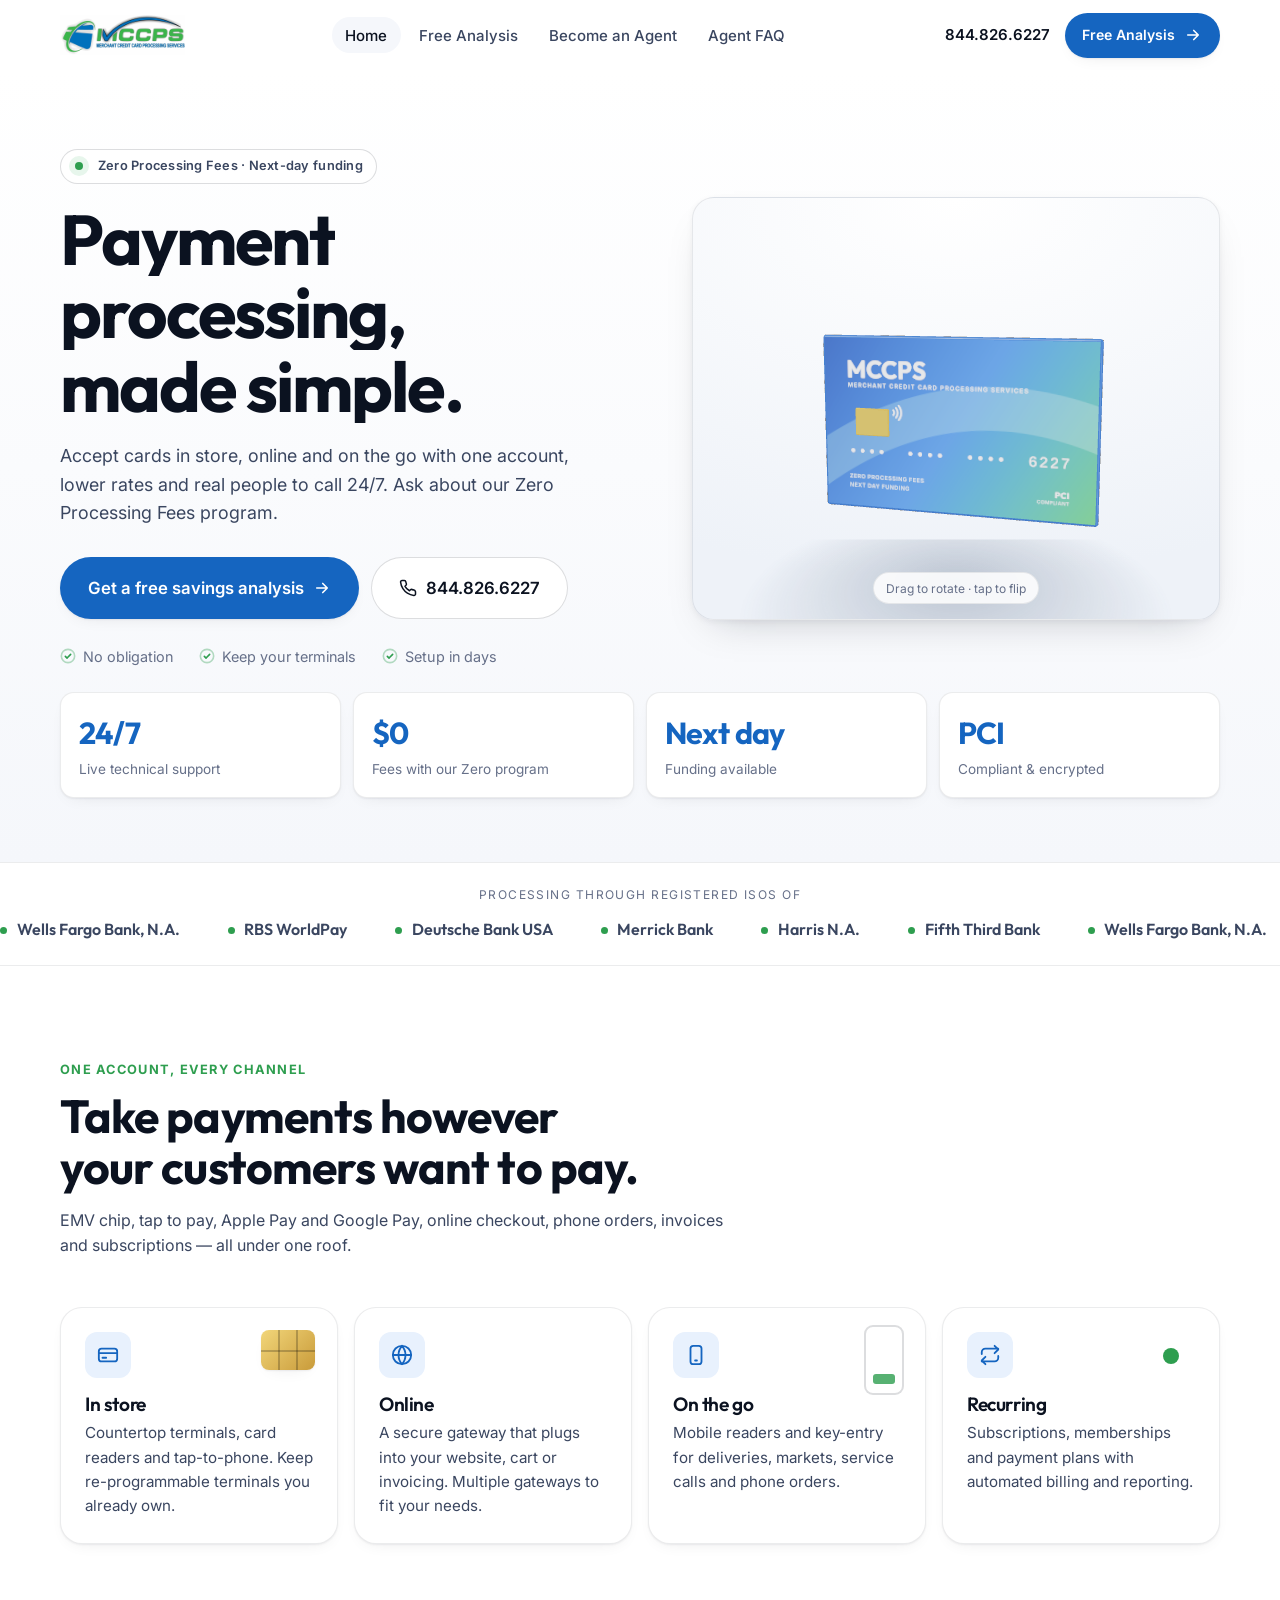
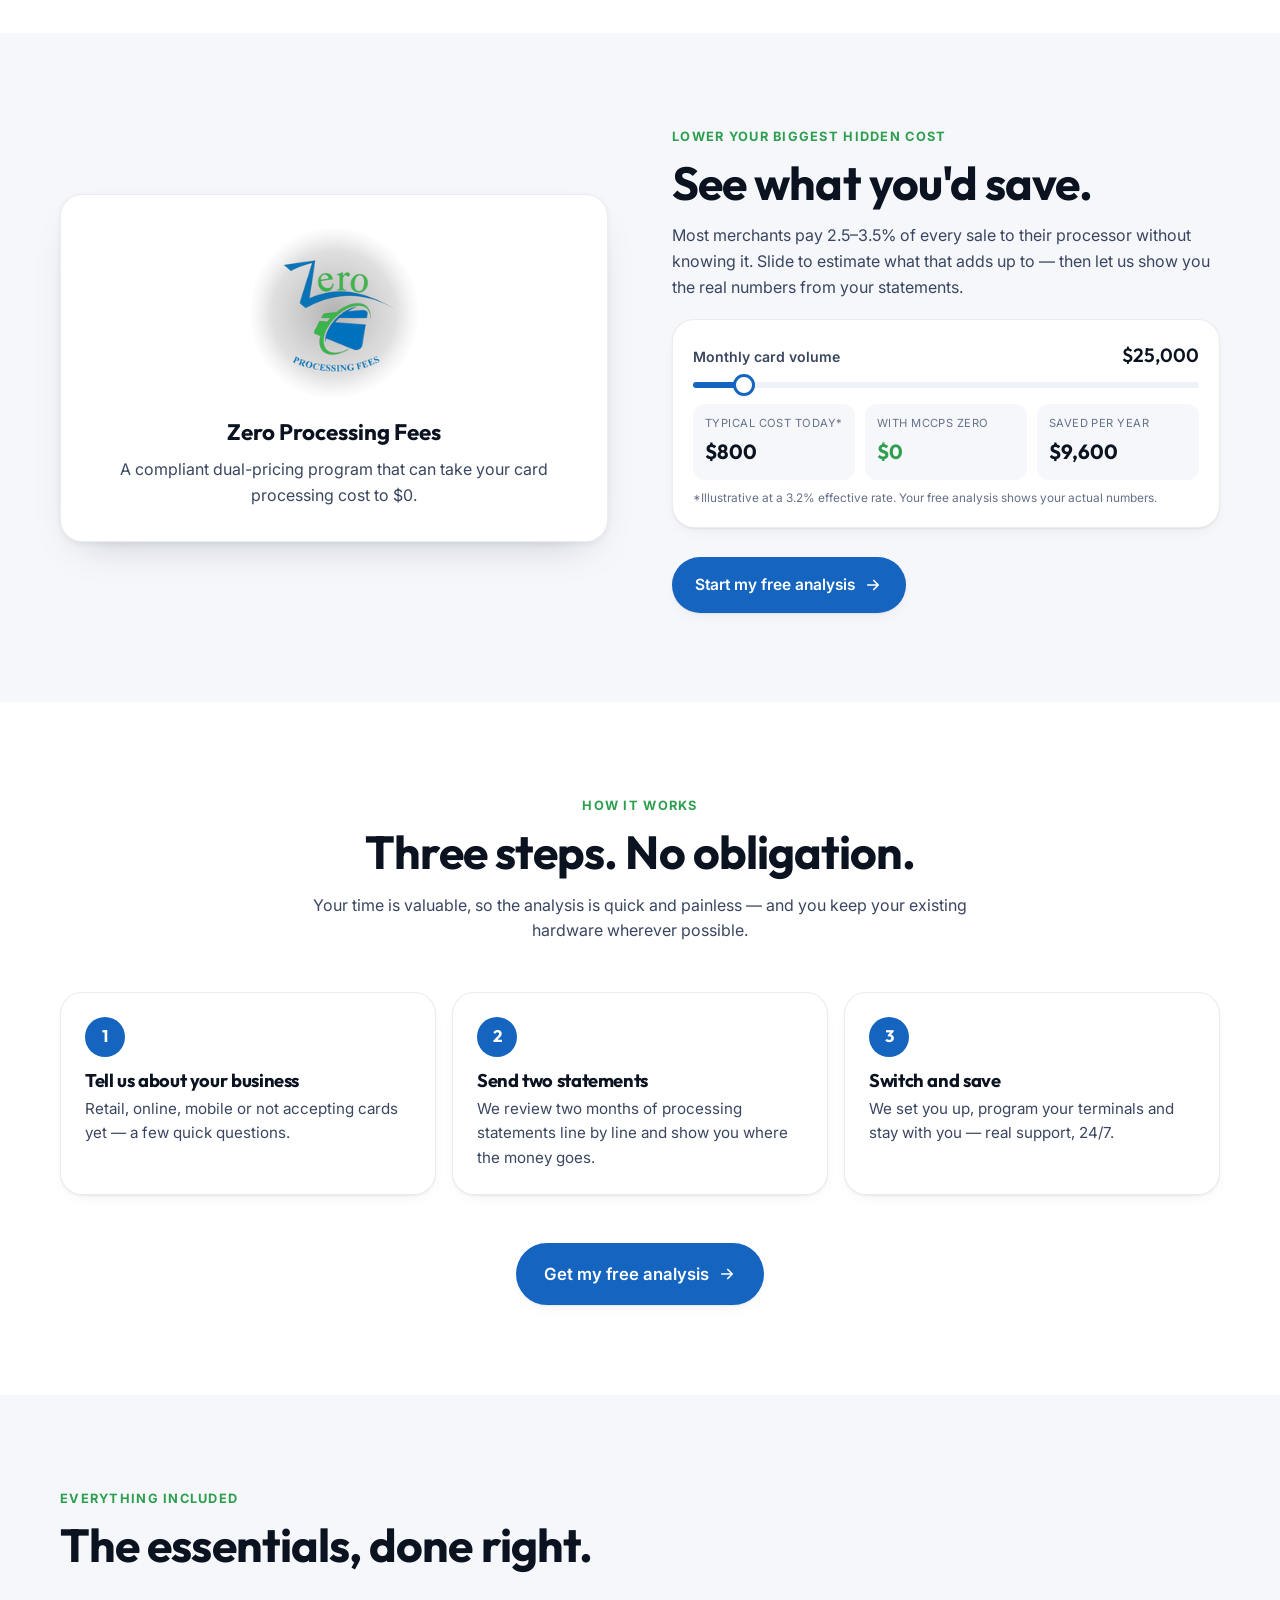
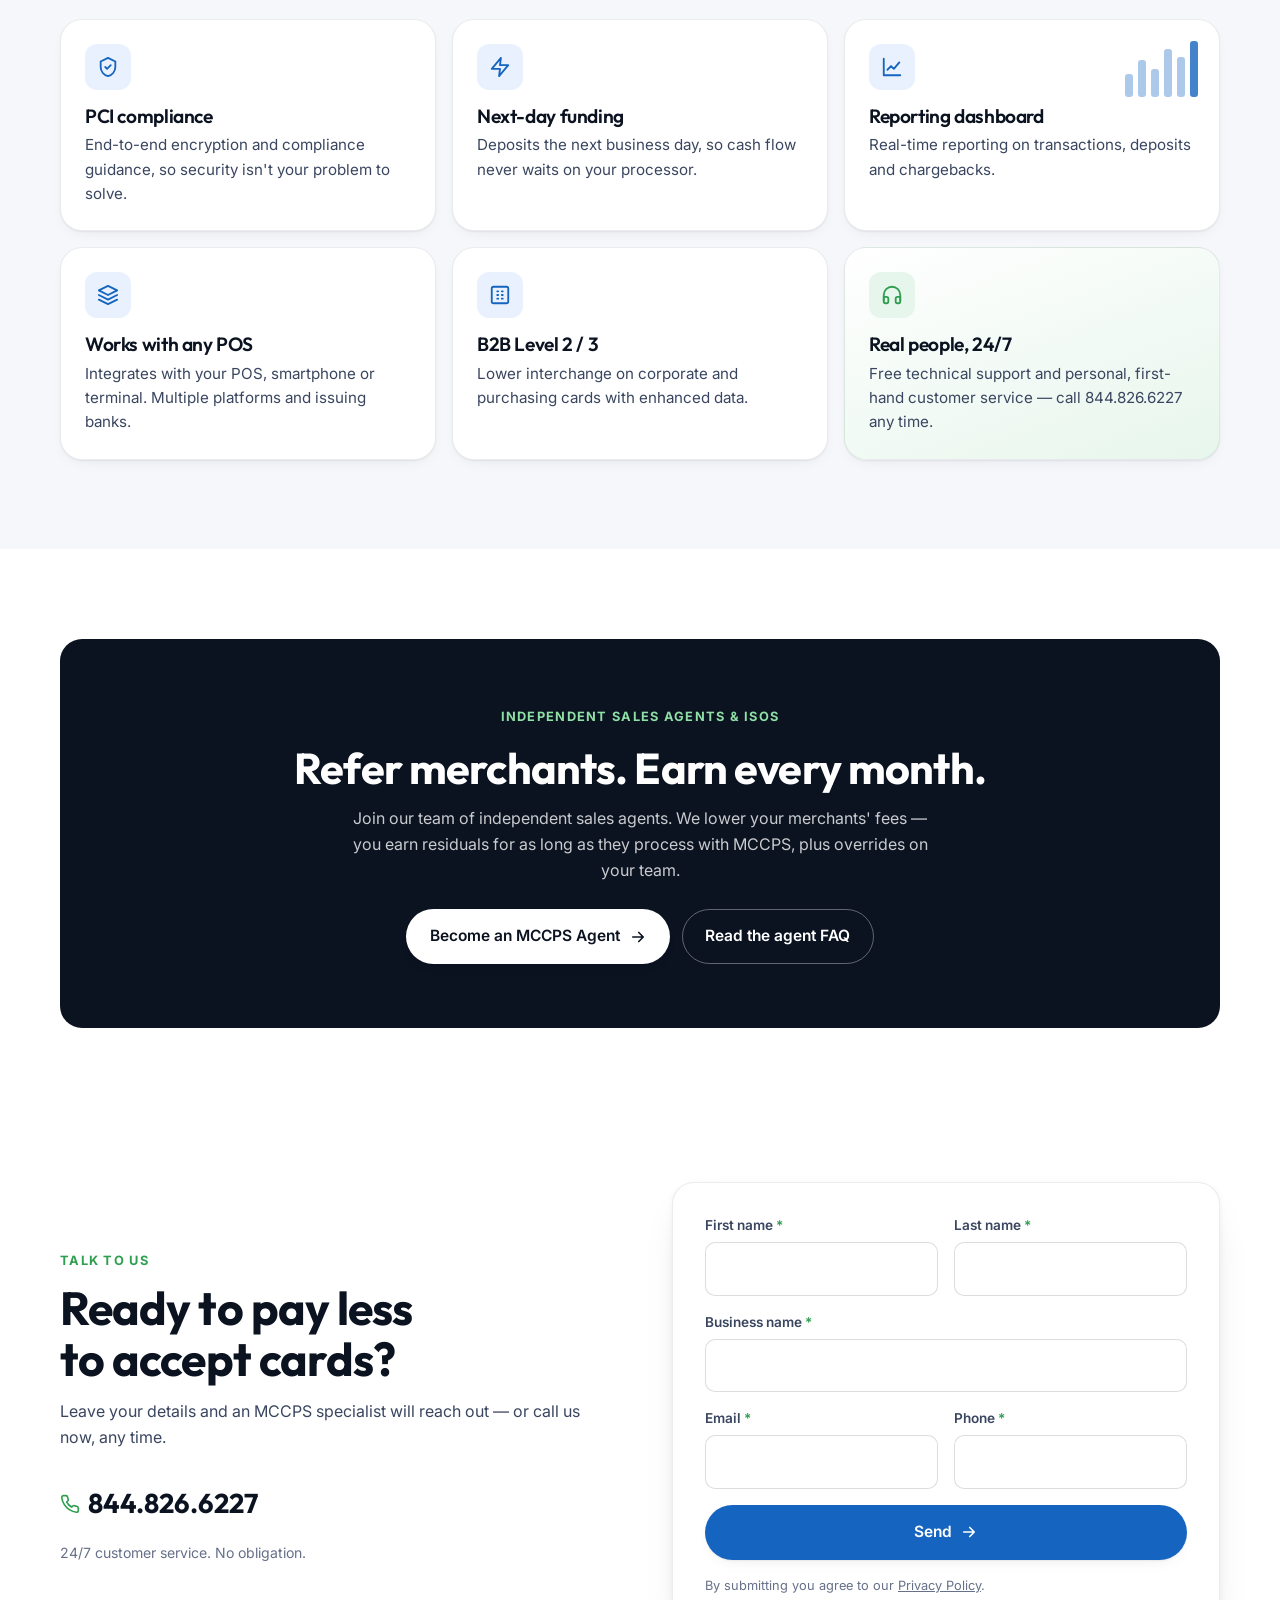
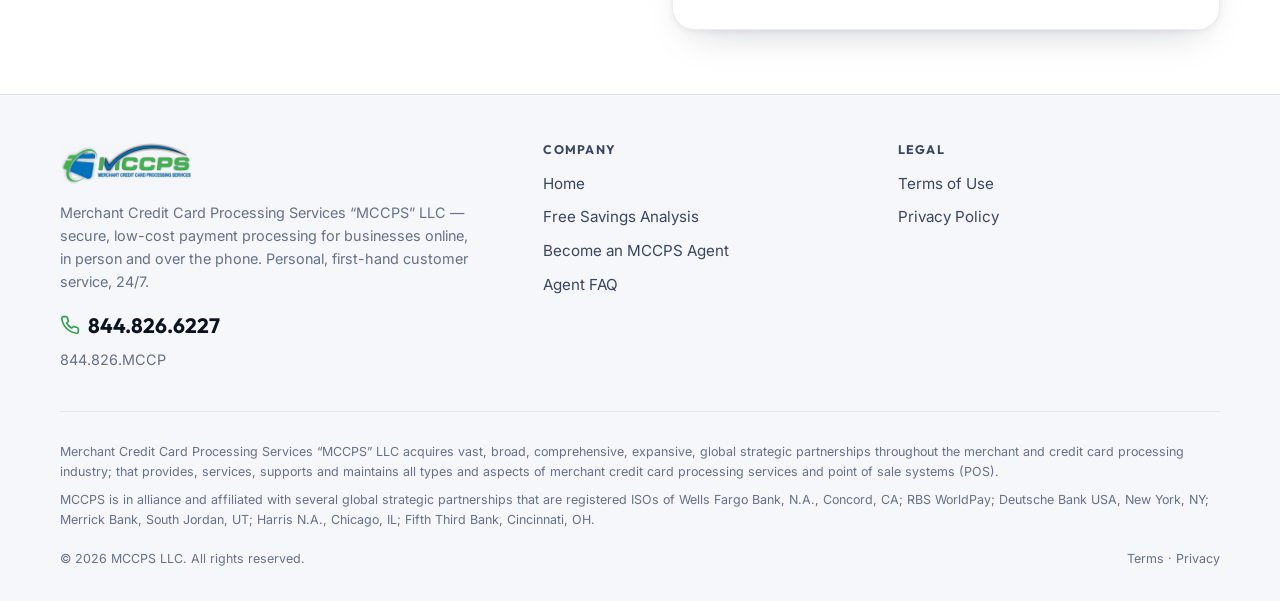
<file: index.html>
<!DOCTYPE html>
<html lang="en">
<head>
<meta charset="utf-8">
<meta name="viewport" content="width=device-width, initial-scale=1, viewport-fit=cover">
<title>MCCPS — Merchant Credit Card Processing Services | Payment processing, made simple</title>
<meta name="description" content="M.C.C.P.S secure payment processing takes the guesswork out of accepting credit cards online, in person and over the phone. Low rates, zero-fee program, next-day funding, 24/7 support. Get a free savings analysis.">
<meta name="robots" content="index, follow, max-image-preview:large, max-snippet:-1, max-video-preview:-1">
<meta name="keywords" content="merchant credit card processing, payment processing, zero processing fees, dual pricing, next day funding, EMV, contactless, payment gateway, POS, ISO agent program, MCCPS">
<meta name="author" content="MCCPS LLC">
<meta name="theme-color" content="#02050c">
<meta name="color-scheme" content="dark">
<link rel="canonical" href="https://joe-miz.com/mccp-services/">
<link rel="manifest" href="site.webmanifest">
<link rel="icon" type="image/png" sizes="64x64" href="assets/favicon.png">
<link rel="apple-touch-icon" sizes="180x180" href="assets/apple-touch-icon.png">
<!-- Open Graph (iMessage, WhatsApp, Facebook, LinkedIn, Slack link previews) -->
<meta property="og:type" content="website">
<meta property="og:site_name" content="MCCPS — Merchant Credit Card Processing Services">
<meta property="og:locale" content="en_US">
<meta property="og:title" content="MCCPS — Merchant Credit Card Processing Services | Payment processing, made simple">
<meta property="og:description" content="M.C.C.P.S secure payment processing takes the guesswork out of accepting credit cards online, in person and over the phone. Low rates, zero-fee program, next-day funding, 24/7 support. Get a free savings analysis.">
<meta property="og:url" content="https://joe-miz.com/mccp-services/">
<meta property="og:image" content="https://joe-miz.com/mccp-services/assets/og.jpg">
<meta property="og:image:secure_url" content="https://joe-miz.com/mccp-services/assets/og.jpg">
<meta property="og:image:type" content="image/jpeg">
<meta property="og:image:width" content="1200">
<meta property="og:image:height" content="630">
<meta property="og:image:alt" content="MCCPS — Payments, re-engineered. 3D payment card over a dark futuristic background.">
<meta property="og:phone_number" content="+1-844-826-6227">
<!-- Twitter / X -->
<meta name="twitter:card" content="summary_large_image">
<meta name="twitter:title" content="MCCPS — Merchant Credit Card Processing Services | Payment processing, made simple">
<meta name="twitter:description" content="M.C.C.P.S secure payment processing takes the guesswork out of accepting credit cards online, in person and over the phone. Low rates, zero-fee program, next-day funding, 24/7 support. Get a free savings analysis.">
<meta name="twitter:image" content="https://joe-miz.com/mccp-services/assets/og.jpg">
<meta name="twitter:image:alt" content="MCCPS — Payments, re-engineered.">
<!-- iOS / Android -->
<meta name="apple-mobile-web-app-title" content="MCCPS">
<meta name="application-name" content="MCCPS">
<meta name="apple-mobile-web-app-capable" content="yes">
<meta name="apple-mobile-web-app-status-bar-style" content="black-translucent">
<meta name="mobile-web-app-capable" content="yes">
<meta name="format-detection" content="telephone=yes">
<meta name="msapplication-TileColor" content="#02050c">
<meta name="msapplication-TileImage" content="assets/apple-touch-icon.png">
<link rel="preconnect" href="https://fonts.googleapis.com">
<link rel="preconnect" href="https://fonts.gstatic.com" crossorigin>
<link href="https://fonts.googleapis.com/css2?family=Inter:wght@400;500;600&family=Outfit:wght@500;600;700&display=swap" rel="stylesheet">
<link rel="stylesheet" href="styles.css">
<script type="application/ld+json">{"@context": "https://schema.org", "@type": "BreadcrumbList", "itemListElement": [{"@type": "ListItem", "position": 1, "name": "Home", "item": "https://joe-miz.com/mccp-services/"}]}</script>
<script type="application/ld+json">{"@context": "https://schema.org", "@graph": [{"@type": "Organization", "@id": "https://joe-miz.com/mccp-services/#org", "name": "Merchant Credit Card Processing Services (MCCPS)", "alternateName": ["MCCPS", "M.C.C.P.S.", "MCCPS LLC"], "url": "https://www.mccp.services/", "logo": "https://joe-miz.com/mccp-services/assets/logo.png", "image": "https://joe-miz.com/mccp-services/assets/og.jpg", "telephone": "+1-844-826-6227", "contactPoint": [{"@type": "ContactPoint", "telephone": "+1-844-826-6227", "contactType": "customer service", "areaServed": "US", "availableLanguage": "English", "hoursAvailable": "Mo-Su 00:00-23:59"}], "areaServed": "US", "slogan": "Better payment processing starts here."}, {"@type": "WebSite", "@id": "https://joe-miz.com/mccp-services/#site", "url": "https://joe-miz.com/mccp-services/", "name": "MCCPS \u2014 Merchant Credit Card Processing Services", "publisher": {"@id": "https://joe-miz.com/mccp-services/#org"}, "inLanguage": "en-US"}, {"@type": "FinancialService", "@id": "https://joe-miz.com/mccp-services/#service", "name": "MCCPS Merchant Credit Card Processing", "url": "https://joe-miz.com/mccp-services/", "telephone": "+1-844-826-6227", "parentOrganization": {"@id": "https://joe-miz.com/mccp-services/#org"}, "areaServed": "US", "priceRange": "$$", "description": "Secure, low-cost merchant credit card processing online, in person and over the phone. Zero Processing Fees program, next-day funding, PCI compliance, 24/7 support.", "hasOfferCatalog": {"@type": "OfferCatalog", "name": "Payment processing services", "itemListElement": [{"@type": "Offer", "itemOffered": {"@type": "Service", "name": "In-person card processing (EMV, contactless, mobile)"}}, {"@type": "Offer", "itemOffered": {"@type": "Service", "name": "Online / e-commerce payment gateway"}}, {"@type": "Offer", "itemOffered": {"@type": "Service", "name": "Zero Processing Fees program (dual pricing)"}}, {"@type": "Offer", "itemOffered": {"@type": "Service", "name": "Free merchant statement savings analysis"}}, {"@type": "Offer", "itemOffered": {"@type": "Service", "name": "Independent sales agent / ISO program"}}]}}]}</script>
<script type="importmap">{"imports":{"three":"./assets/vendor/three.module.min.js","three/addons/":"./assets/vendor/addons/"}}</script>
<link rel="modulepreload" href="assets/vendor/three.module.min.js">
</head>
<body>
<header class="nav">
  <div class="container nav__inner">
    <a class="nav__logo" href="index.html" aria-label="MCCPS home"><img src="assets/logo.png" alt="MCCPS — Merchant Credit Card Processing Services" width="236" height="76"></a>
    <nav aria-label="Primary"><ul class="nav__links"><li><a href="index.html">Home</a></li><li><a href="free-analysis.html">Free Analysis</a></li><li><a href="agents.html">Become an Agent</a></li><li><a href="faq.html">Agent FAQ</a></li></ul></nav>
    <div class="nav__cta">
      <a class="nav__phone" href="tel:+18448266227">844.826.6227</a>
      <a class="btn btn--primary btn--sm" href="free-analysis.html">Free Analysis <svg viewBox="0 0 24 24" fill="none" stroke="currentColor" stroke-width="2.2" stroke-linecap="round" stroke-linejoin="round"><path d="M5 12h14M13 6l6 6-6 6"/></svg></a>
    </div>
    <button class="nav__burger" aria-label="Open menu" aria-expanded="false" aria-controls="mobile-menu"><span></span><span></span><span></span></button>
  </div>
</header>
<div class="mobile-menu" id="mobile-menu">
  <a href="index.html">Home</a><a href="free-analysis.html">Free Analysis</a><a href="agents.html">Become an Agent</a><a href="faq.html">Agent FAQ</a>
  <a class="btn btn--primary" href="free-analysis.html">Get Your Free Analysis <svg viewBox="0 0 24 24" fill="none" stroke="currentColor" stroke-width="2.2" stroke-linecap="round" stroke-linejoin="round"><path d="M5 12h14M13 6l6 6-6 6"/></svg></a>
  <a class="mobile-menu__phone" href="tel:+18448266227">Call 844.826.6227</a>
</div>
<!-- ================= HERO ================= -->
<section class="hero">
  <div class="container hero__inner">
    <div class="hero__copy">
      <span class="eyebrow reveal is-visible"><span class="eyebrow__dot"></span> Zero Processing Fees · Next-day funding</span>
      <h1 class="words">Payment processing, made simple.</h1>
      <p class="hero__sub reveal" style="--d:300ms">Accept cards in store, online and on the go with one account, lower rates and real people to call 24/7. Ask about our Zero Processing Fees program.</p>
      <div class="hero__actions reveal" style="--d:420ms">
        <a class="btn btn--primary btn--lg" href="free-analysis.html">Get a free savings analysis <svg viewBox="0 0 24 24" fill="none" stroke="currentColor" stroke-width="2.2" stroke-linecap="round" stroke-linejoin="round"><path d="M5 12h14M13 6l6 6-6 6"/></svg></a>
        <a class="btn btn--ghost btn--lg" href="tel:+18448266227"><svg viewBox="0 0 24 24" fill="none" stroke="currentColor" stroke-width="2" stroke-linecap="round" stroke-linejoin="round"><path d="M22 16.9v3a2 2 0 0 1-2.2 2 19.8 19.8 0 0 1-8.6-3.1 19.5 19.5 0 0 1-6-6A19.8 19.8 0 0 1 2.1 4.2 2 2 0 0 1 4.1 2h3a2 2 0 0 1 2 1.7c.1.9.4 1.8.7 2.6a2 2 0 0 1-.5 2.1L8 9.7a16 16 0 0 0 6 6l1.3-1.3a2 2 0 0 1 2.1-.4c.8.3 1.7.6 2.6.7a2 2 0 0 1 1.7 2z"/></svg> 844.826.6227</a>
      </div>
      <div class="hero__meta reveal" style="--d:540ms">
        <span><svg viewBox="0 0 24 24" fill="none" stroke="currentColor" stroke-width="2.4" stroke-linecap="round" stroke-linejoin="round"><circle cx="12" cy="12" r="10" opacity=".35"/><path d="M8 12.5l2.6 2.6L16 9.5"/></svg> No obligation</span>
        <span><svg viewBox="0 0 24 24" fill="none" stroke="currentColor" stroke-width="2.4" stroke-linecap="round" stroke-linejoin="round"><circle cx="12" cy="12" r="10" opacity=".35"/><path d="M8 12.5l2.6 2.6L16 9.5"/></svg> Keep your terminals</span>
        <span><svg viewBox="0 0 24 24" fill="none" stroke="currentColor" stroke-width="2.4" stroke-linecap="round" stroke-linejoin="round"><circle cx="12" cy="12" r="10" opacity=".35"/><path d="M8 12.5l2.6 2.6L16 9.5"/></svg> Setup in days</span>
      </div>
    </div>
    <div class="hero__visual reveal reveal--scale" style="--d:200ms" data-hero-card>
      <canvas id="hero-canvas" aria-label="3D MCCPS payment card" role="img"></canvas>
      <span class="hero__visual-hint">Drag to rotate · tap to flip</span>
    </div>
  </div>
  <div class="container">
    <div class="hero__stats" data-stagger>
      <div class="stat reveal"><div class="stat__num" data-count="24" data-suffix="/7">0/7</div><div class="stat__label">Live technical support</div></div>
      <div class="stat reveal"><div class="stat__num">$0</div><div class="stat__label">Fees with our Zero program</div></div>
      <div class="stat reveal"><div class="stat__num">Next day</div><div class="stat__label">Funding available</div></div>
      <div class="stat reveal"><div class="stat__num">PCI</div><div class="stat__label">Compliant &amp; encrypted</div></div>
    </div>
  </div>
</section>

<section class="marquee" aria-label="Affiliations">
  <div class="marquee__label">Processing through registered ISOs of</div>
  <div class="marquee__track"><span class="marquee__item"><i></i>Wells Fargo Bank, N.A.</span><span class="marquee__item"><i></i>RBS WorldPay</span><span class="marquee__item"><i></i>Deutsche Bank USA</span><span class="marquee__item"><i></i>Merrick Bank</span><span class="marquee__item"><i></i>Harris N.A.</span><span class="marquee__item"><i></i>Fifth Third Bank</span><span class="marquee__item"><i></i>Wells Fargo Bank, N.A.</span><span class="marquee__item"><i></i>RBS WorldPay</span><span class="marquee__item"><i></i>Deutsche Bank USA</span><span class="marquee__item"><i></i>Merrick Bank</span><span class="marquee__item"><i></i>Harris N.A.</span><span class="marquee__item"><i></i>Fifth Third Bank</span></div>
</section>

<!-- ================= WAYS TO PAY ================= -->
<section class="section" id="platform">
  <div class="container">
    <div class="section__head reveal">
      <span class="kicker">One account, every channel</span>
      <h2 class="h2">Take payments however your customers want to pay.</h2>
      <p class="lead">EMV chip, tap to pay, Apple Pay and Google Pay, online checkout, phone orders, invoices and subscriptions — all under one roof.</p>
    </div>
    <div class="bento bento--4" data-stagger>
      <article class="card reveal"><div class="card__visual"><div class="viz-chip"></div></div><div class="card__icon"><svg viewBox="0 0 24 24" fill="none" stroke="currentColor" stroke-width="2" stroke-linecap="round" stroke-linejoin="round"><rect x="2" y="5" width="20" height="14" rx="3"/><path d="M2 10h20M6 15h4"/></svg></div><h3>In store</h3><p>Countertop terminals, card readers and tap-to-phone. Keep re-programmable terminals you already own.</p></article>
      <article class="card reveal"><div class="card__icon"><svg viewBox="0 0 24 24" fill="none" stroke="currentColor" stroke-width="2" stroke-linecap="round" stroke-linejoin="round"><circle cx="12" cy="12" r="10"/><path d="M2 12h20M12 2a15 15 0 0 1 0 20M12 2a15 15 0 0 0 0 20"/></svg></div><h3>Online</h3><p>A secure gateway that plugs into your website, cart or invoicing. Multiple gateways to fit your needs.</p></article>
      <article class="card reveal"><div class="card__visual"><div class="viz-phone"></div></div><div class="card__icon"><svg viewBox="0 0 24 24" fill="none" stroke="currentColor" stroke-width="2" stroke-linecap="round" stroke-linejoin="round"><rect x="6" y="2" width="12" height="20" rx="3"/><path d="M11 18h2"/></svg></div><h3>On the go</h3><p>Mobile readers and key-entry for deliveries, markets, service calls and phone orders.</p></article>
      <article class="card reveal"><div class="card__visual"><div class="viz-pulse"><i></i><i></i><i></i></div></div><div class="card__icon"><svg viewBox="0 0 24 24" fill="none" stroke="currentColor" stroke-width="2" stroke-linecap="round" stroke-linejoin="round"><path d="M17 2l4 4-4 4"/><path d="M3 11V9a4 4 0 0 1 4-4h14"/><path d="M7 22l-4-4 4-4"/><path d="M21 13v2a4 4 0 0 1-4 4H3"/></svg></div><h3>Recurring</h3><p>Subscriptions, memberships and payment plans with automated billing and reporting.</p></article>
    </div>
  </div>
</section>

<!-- ================= ZERO FEES ================= -->
<section class="section section--alt" id="zero">
  <div class="container">
    <div class="split">
      <div class="zero-card reveal reveal--scale">
        <img src="assets/zero-logo.png" alt="Zero Processing Fees program" width="170" height="170">
        <div class="zero-card__body">
          <strong>Zero Processing Fees</strong>
          <p>A compliant dual-pricing program that can take your card processing cost to $0.</p>
        </div>
      </div>
      <div class="reveal">
        <span class="kicker">Lower your biggest hidden cost</span>
        <h2 class="h2">See what you'd save.</h2>
        <p class="lead">Most merchants pay 2.5–3.5% of every sale to their processor without knowing it. Slide to estimate what that adds up to — then let us show you the real numbers from your statements.</p>
        <div class="calc" data-calc>
          <label for="vol">Monthly card volume <output data-vol-out>$25,000</output></label>
          <input id="vol" type="range" min="5000" max="250000" step="1000" value="25000" data-vol>
          <div class="calc__grid">
            <div><small>Typical cost today*</small><strong data-fee-now>$0</strong></div>
            <div><small>With MCCPS Zero</small><strong class="gt">$0</strong></div>
            <div><small>Saved per year</small><strong data-fee-year>$0</strong></div>
          </div>
          <p class="form-note">*Illustrative at a 3.2% effective rate. Your free analysis shows your actual numbers.</p>
        </div>
        <div class="hero__actions"><a class="btn btn--primary" href="free-analysis.html">Start my free analysis <svg viewBox="0 0 24 24" fill="none" stroke="currentColor" stroke-width="2.2" stroke-linecap="round" stroke-linejoin="round"><path d="M5 12h14M13 6l6 6-6 6"/></svg></a></div>
      </div>
    </div>
  </div>
</section>

<!-- ================= HOW IT WORKS ================= -->
<section class="section" id="how">
  <div class="container">
    <div class="section__head section__head--center reveal">
      <span class="kicker">How it works</span>
      <h2 class="h2">Three steps. No obligation.</h2>
      <p class="lead">Your time is valuable, so the analysis is quick and painless — and you keep your existing hardware wherever possible.</p>
    </div>
    <div class="steps" data-stagger>
      <div class="step reveal"><div class="step__n">1</div><h3>Tell us about your business</h3><p>Retail, online, mobile or not accepting cards yet — a few quick questions.</p></div>
      <div class="step reveal"><div class="step__n">2</div><h3>Send two statements</h3><p>We review two months of processing statements line by line and show you where the money goes.</p></div>
      <div class="step reveal"><div class="step__n">3</div><h3>Switch and save</h3><p>We set you up, program your terminals and stay with you — real support, 24/7.</p></div>
    </div>
    <div class="center mt-3 reveal"><a class="btn btn--primary btn--lg" href="free-analysis.html">Get my free analysis <svg viewBox="0 0 24 24" fill="none" stroke="currentColor" stroke-width="2.2" stroke-linecap="round" stroke-linejoin="round"><path d="M5 12h14M13 6l6 6-6 6"/></svg></a></div>
  </div>
</section>

<!-- ================= INCLUDED ================= -->
<section class="section section--alt" id="included">
  <div class="container">
    <div class="section__head reveal">
      <span class="kicker">Everything included</span>
      <h2 class="h2">The essentials, done right.</h2>
    </div>
    <div class="bento" data-stagger>
      <article class="card reveal"><div class="card__icon"><svg viewBox="0 0 24 24" fill="none" stroke="currentColor" stroke-width="2" stroke-linecap="round" stroke-linejoin="round"><path d="M12 2l8 4v6c0 5-3.5 9-8 10-4.5-1-8-5-8-10V6z"/><path d="M9 12l2 2 4-4"/></svg></div><h3>PCI compliance</h3><p>End-to-end encryption and compliance guidance, so security isn't your problem to solve.</p></article>
      <article class="card reveal"><div class="card__icon"><svg viewBox="0 0 24 24" fill="none" stroke="currentColor" stroke-width="2" stroke-linecap="round" stroke-linejoin="round"><path d="M13 2L3 14h9l-1 8 10-12h-9z"/></svg></div><h3>Next-day funding</h3><p>Deposits the next business day, so cash flow never waits on your processor.</p></article>
      <article class="card reveal"><div class="card__visual"><div class="viz-bars"><i></i><i></i><i></i><i></i><i></i><i></i></div></div><div class="card__icon"><svg viewBox="0 0 24 24" fill="none" stroke="currentColor" stroke-width="2" stroke-linecap="round" stroke-linejoin="round"><path d="M3 3v18h18"/><path d="M7 15l4-4 3 3 6-7"/></svg></div><h3>Reporting dashboard</h3><p>Real-time reporting on transactions, deposits and chargebacks.</p></article>
      <article class="card reveal"><div class="card__icon"><svg viewBox="0 0 24 24" fill="none" stroke="currentColor" stroke-width="2" stroke-linecap="round" stroke-linejoin="round"><path d="M12 2l10 5-10 5L2 7z"/><path d="M2 12l10 5 10-5"/><path d="M2 17l10 5 10-5"/></svg></div><h3>Works with any POS</h3><p>Integrates with your POS, smartphone or terminal. Multiple platforms and issuing banks.</p></article>
      <article class="card reveal"><div class="card__icon"><svg viewBox="0 0 24 24" fill="none" stroke="currentColor" stroke-width="2" stroke-linecap="round" stroke-linejoin="round"><rect x="3" y="3" width="18" height="18" rx="2"/><path d="M9 8h1M14 8h1M9 12h1M14 12h1M9 16h1M14 16h1"/></svg></div><h3>B2B Level 2 / 3</h3><p>Lower interchange on corporate and purchasing cards with enhanced data.</p></article>
      <article class="card reveal card--green"><div class="card__icon"><svg viewBox="0 0 24 24" fill="none" stroke="currentColor" stroke-width="2" stroke-linecap="round" stroke-linejoin="round"><path d="M3 18v-6a9 9 0 0 1 18 0v6"/><path d="M21 19a2 2 0 0 1-2 2h-1a2 2 0 0 1-2-2v-3a2 2 0 0 1 2-2h3zM3 19a2 2 0 0 0 2 2h1a2 2 0 0 0 2-2v-3a2 2 0 0 0-2-2H3z"/></svg></div><h3>Real people, 24/7</h3><p>Free technical support and personal, first-hand customer service — call 844.826.6227 any time.</p></article>
    </div>
  </div>
</section>

<!-- ================= AGENTS ================= -->
<section class="section" id="agents">
  <div class="container">
    <div class="cta-band reveal reveal--scale">
      <span class="kicker">Independent sales agents &amp; ISOs</span>
      <h2 class="mt-1">Refer merchants. Earn every month.</h2>
      <p>Join our team of independent sales agents. We lower your merchants' fees — you earn residuals for as long as they process with MCCPS, plus overrides on your team.</p>
      <div class="actions">
        <a class="btn btn--primary" href="agents.html">Become an MCCPS Agent <svg viewBox="0 0 24 24" fill="none" stroke="currentColor" stroke-width="2.2" stroke-linecap="round" stroke-linejoin="round"><path d="M5 12h14M13 6l6 6-6 6"/></svg></a>
        <a class="btn btn--ghost" href="faq.html">Read the agent FAQ</a>
      </div>
    </div>
  </div>
</section>

<!-- ================= CONTACT ================= -->
<section class="section section--tight" id="contact">
  <div class="container">
    <div class="split">
      <div class="reveal">
        <span class="kicker">Talk to us</span>
        <h2 class="h2">Ready to pay less to accept cards?</h2>
        <p class="lead">Leave your details and an MCCPS specialist will reach out — or call us now, any time.</p>
        <a class="footer__phone mt-2" href="tel:+18448266227" style="font-size:1.7rem"><svg viewBox="0 0 24 24" fill="none" stroke="currentColor" stroke-width="2" stroke-linecap="round" stroke-linejoin="round"><path d="M22 16.9v3a2 2 0 0 1-2.2 2 19.8 19.8 0 0 1-8.6-3.1 19.5 19.5 0 0 1-6-6A19.8 19.8 0 0 1 2.1 4.2 2 2 0 0 1 4.1 2h3a2 2 0 0 1 2 1.7c.1.9.4 1.8.7 2.6a2 2 0 0 1-.5 2.1L8 9.7a16 16 0 0 0 6 6l1.3-1.3a2 2 0 0 1 2.1-.4c.8.3 1.7.6 2.6.7a2 2 0 0 1 1.7 2z"/></svg> 844.826.6227</a>
        <p class="muted small mt-1">24/7 customer service. No obligation.</p>
      </div>
      <form class="form-card reveal" data-form="quick-contact" action="#" novalidate>
        <input type="hidden" name="_subject" value="MCCPS — Quick Contact">
        <input type="text" name="_gotcha" class="sr-only" tabindex="-1" autocomplete="off" aria-hidden="true">
        <div class="form-grid">
          <div class="field"><label for="qc-first">First name <span class="req">*</span></label><input id="qc-first" name="first_name" required autocomplete="given-name"></div>
          <div class="field"><label for="qc-last">Last name <span class="req">*</span></label><input id="qc-last" name="last_name" required autocomplete="family-name"></div>
          <div class="field full"><label for="qc-biz">Business name <span class="req">*</span></label><input id="qc-biz" name="business_name" required autocomplete="organization"></div>
          <div class="field"><label for="qc-email">Email <span class="req">*</span></label><input id="qc-email" type="email" name="email" required autocomplete="email"></div>
          <div class="field"><label for="qc-phone">Phone <span class="req">*</span></label><input id="qc-phone" type="tel" name="phone" required autocomplete="tel"></div>
          <div class="field full"><button class="btn btn--primary btn--block" type="submit">Send <svg viewBox="0 0 24 24" fill="none" stroke="currentColor" stroke-width="2.2" stroke-linecap="round" stroke-linejoin="round"><path d="M5 12h14M13 6l6 6-6 6"/></svg></button></div>
        </div>
        <div class="form-status" role="status" aria-live="polite"></div>
        <p class="form-note mt-1">By submitting you agree to our <a href="privacy.html" style="text-decoration:underline">Privacy Policy</a>.</p>
      </form>
    </div>
  </div>
</section>
<footer class="footer">
  <div class="container">
    <div class="footer__grid">
      <div>
        <a class="footer__logo" href="index.html"><img src="assets/logo.png" alt="MCCPS" width="236" height="76"></a>
        <p>Merchant Credit Card Processing Services “MCCPS” LLC — secure, low-cost payment processing for businesses online, in person and over the phone. Personal, first-hand customer service, 24/7.</p>
        <a class="footer__phone mt-1" href="tel:+18448266227"><svg viewBox="0 0 24 24" fill="none" stroke="currentColor" stroke-width="2" stroke-linecap="round" stroke-linejoin="round"><path d="M22 16.9v3a2 2 0 0 1-2.2 2 19.8 19.8 0 0 1-8.6-3.1 19.5 19.5 0 0 1-6-6A19.8 19.8 0 0 1 2.1 4.2 2 2 0 0 1 4.1 2h3a2 2 0 0 1 2 1.7c.1.9.4 1.8.7 2.6a2 2 0 0 1-.5 2.1L8 9.7a16 16 0 0 0 6 6l1.3-1.3a2 2 0 0 1 2.1-.4c.8.3 1.7.6 2.6.7a2 2 0 0 1 1.7 2z"/></svg> 844.826.6227</a>
        <p class="small" style="margin-top:.3rem">844.826.MCCP</p>
      </div>
      <div>
        <h4>Company</h4>
        <ul>
          <li><a href="index.html">Home</a></li>
          <li><a href="free-analysis.html">Free Savings Analysis</a></li>
          <li><a href="agents.html">Become an MCCPS Agent</a></li>
          <li><a href="faq.html">Agent FAQ</a></li>
        </ul>
      </div>
      <div>
        <h4>Legal</h4>
        <ul>
          <li><a href="terms.html">Terms of Use</a></li>
          <li><a href="privacy.html">Privacy Policy</a></li>
        </ul>
      </div>
    </div>
    <div class="footer__legal">
      <p>Merchant Credit Card Processing Services “MCCPS” LLC acquires vast, broad, comprehensive, expansive, global strategic partnerships throughout the merchant and credit card processing industry; that provides, services, supports and maintains all types and aspects of merchant credit card processing services and point of sale systems (POS).</p>
      <p>MCCPS is in alliance and affiliated with several global strategic partnerships that are registered ISOs of Wells Fargo Bank, N.A., Concord, CA; RBS WorldPay; Deutsche Bank USA, New York, NY; Merrick Bank, South Jordan, UT; Harris N.A., Chicago, IL; Fifth Third Bank, Cincinnati, OH.</p>
      <div class="footer__bottom">
        <span>© <span data-year>2026</span> MCCPS LLC. All rights reserved.</span>
        <span><a href="terms.html">Terms</a> · <a href="privacy.html">Privacy</a></span>
      </div>
    </div>
  </div>
</footer>
<div class="sticky-cta" aria-hidden="false">
  <a class="btn btn--ghost" href="tel:+18448266227"><svg viewBox="0 0 24 24" fill="none" stroke="currentColor" stroke-width="2" stroke-linecap="round" stroke-linejoin="round"><path d="M22 16.9v3a2 2 0 0 1-2.2 2 19.8 19.8 0 0 1-8.6-3.1 19.5 19.5 0 0 1-6-6A19.8 19.8 0 0 1 2.1 4.2 2 2 0 0 1 4.1 2h3a2 2 0 0 1 2 1.7c.1.9.4 1.8.7 2.6a2 2 0 0 1-.5 2.1L8 9.7a16 16 0 0 0 6 6l1.3-1.3a2 2 0 0 1 2.1-.4c.8.3 1.7.6 2.6.7a2 2 0 0 1 1.7 2z"/></svg> Call</a>
  <a class="btn btn--primary" href="free-analysis.html">Free Analysis</a>
</div>
<script src="site.config.js"></script>
<script src="app.js" defer></script>
<script type="module" src="hero-card.js"></script>
</body>
</html>
</file>
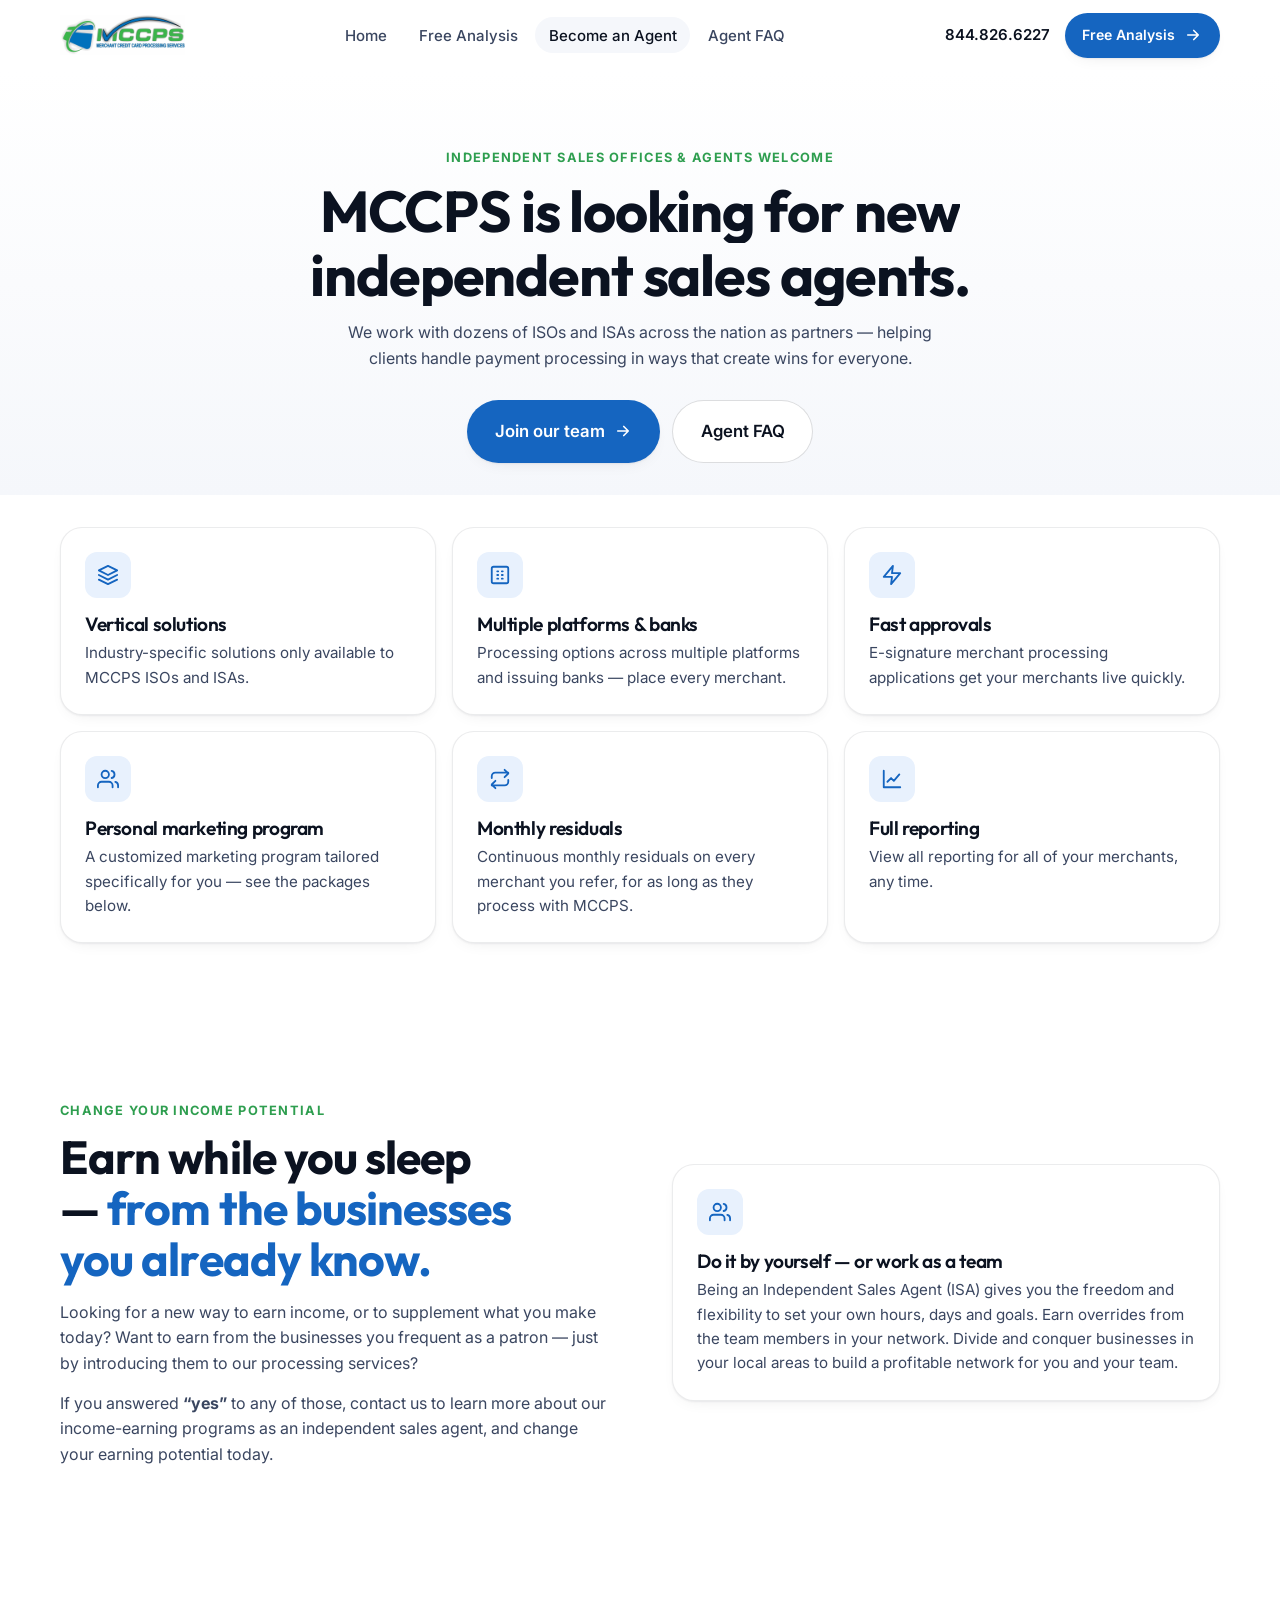
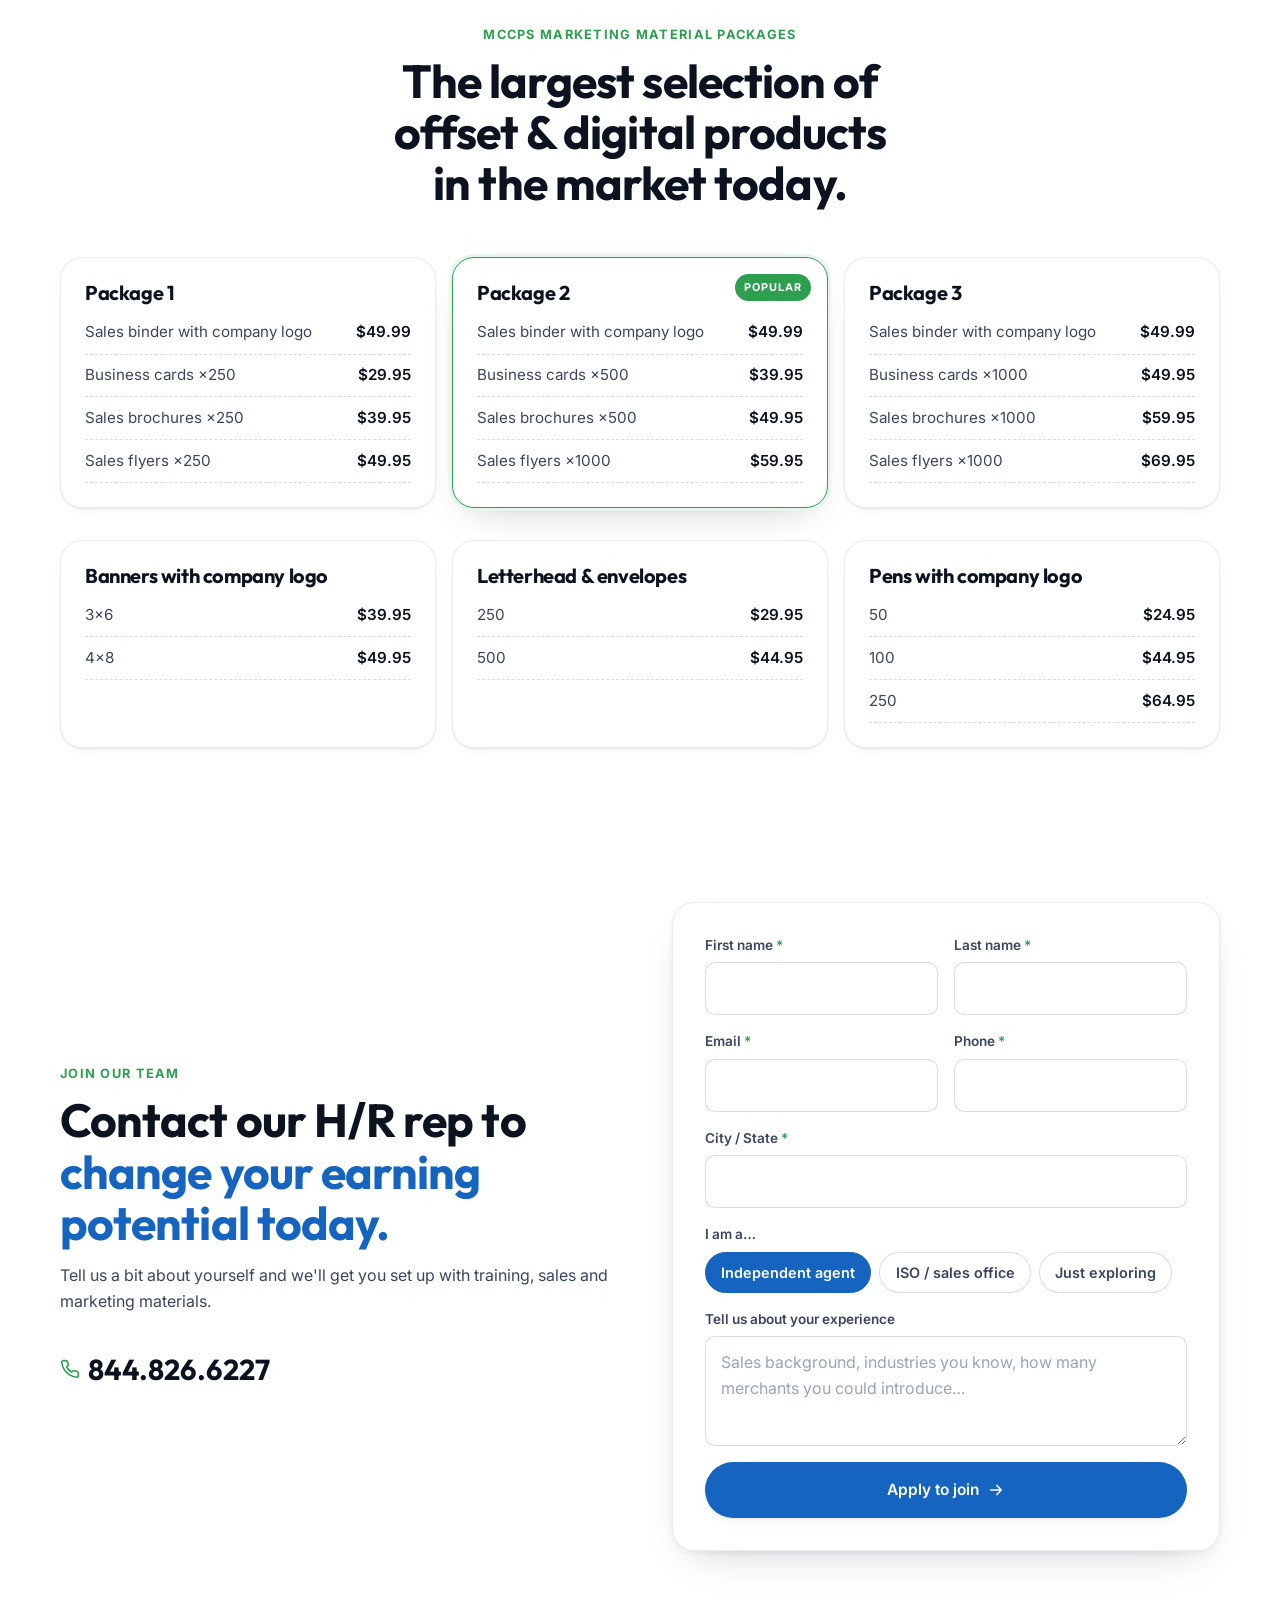
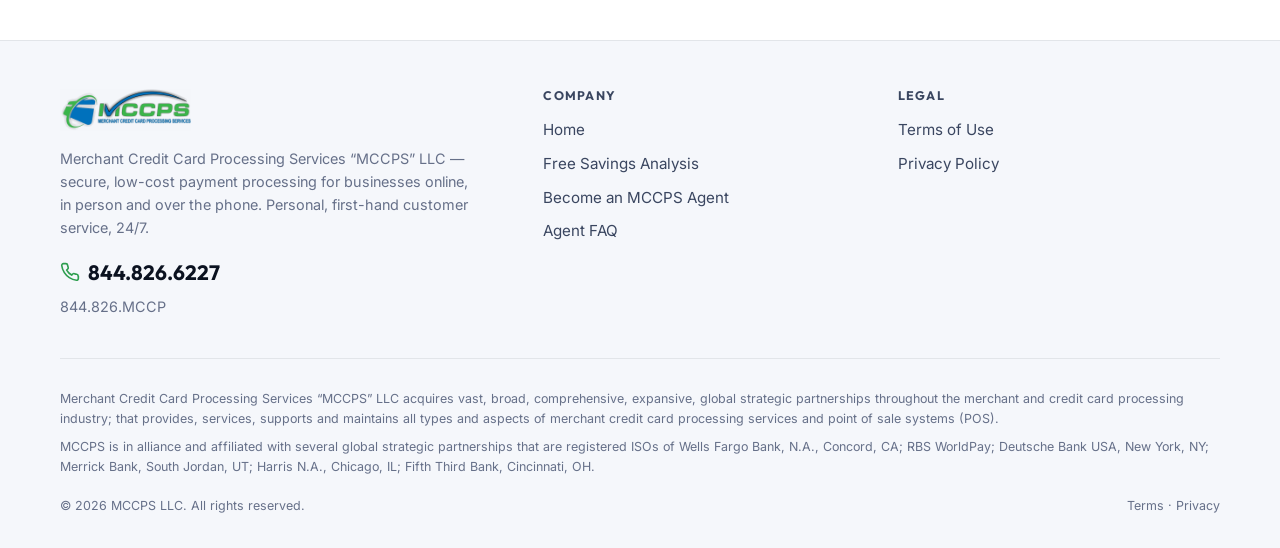
<file: agents.html>
<!DOCTYPE html>
<html lang="en">
<head>
<meta charset="utf-8">
<meta name="viewport" content="width=device-width, initial-scale=1, viewport-fit=cover">
<title>Become an MCCPS Agent — Independent Sales Agents &amp; ISOs</title>
<meta name="description" content="MCCPS is looking for independent sales agents and ISOs nationwide. Monthly residuals, fast e-sign approvals, multiple platforms and banks, personalized marketing packages.">
<meta name="robots" content="index, follow, max-image-preview:large, max-snippet:-1, max-video-preview:-1">
<meta name="keywords" content="merchant credit card processing, payment processing, zero processing fees, dual pricing, next day funding, EMV, contactless, payment gateway, POS, ISO agent program, MCCPS">
<meta name="author" content="MCCPS LLC">
<meta name="theme-color" content="#02050c">
<meta name="color-scheme" content="dark">
<link rel="canonical" href="https://joe-miz.com/mccp-services/agents.html">
<link rel="manifest" href="site.webmanifest">
<link rel="icon" type="image/png" sizes="64x64" href="assets/favicon.png">
<link rel="apple-touch-icon" sizes="180x180" href="assets/apple-touch-icon.png">
<!-- Open Graph (iMessage, WhatsApp, Facebook, LinkedIn, Slack link previews) -->
<meta property="og:type" content="website">
<meta property="og:site_name" content="MCCPS — Merchant Credit Card Processing Services">
<meta property="og:locale" content="en_US">
<meta property="og:title" content="Become an MCCPS Agent — Independent Sales Agents &amp; ISOs">
<meta property="og:description" content="MCCPS is looking for independent sales agents and ISOs nationwide. Monthly residuals, fast e-sign approvals, multiple platforms and banks, personalized marketing packages.">
<meta property="og:url" content="https://joe-miz.com/mccp-services/agents.html">
<meta property="og:image" content="https://joe-miz.com/mccp-services/assets/og.jpg">
<meta property="og:image:secure_url" content="https://joe-miz.com/mccp-services/assets/og.jpg">
<meta property="og:image:type" content="image/jpeg">
<meta property="og:image:width" content="1200">
<meta property="og:image:height" content="630">
<meta property="og:image:alt" content="MCCPS — Payments, re-engineered. 3D payment card over a dark futuristic background.">
<meta property="og:phone_number" content="+1-844-826-6227">
<!-- Twitter / X -->
<meta name="twitter:card" content="summary_large_image">
<meta name="twitter:title" content="Become an MCCPS Agent — Independent Sales Agents &amp; ISOs">
<meta name="twitter:description" content="MCCPS is looking for independent sales agents and ISOs nationwide. Monthly residuals, fast e-sign approvals, multiple platforms and banks, personalized marketing packages.">
<meta name="twitter:image" content="https://joe-miz.com/mccp-services/assets/og.jpg">
<meta name="twitter:image:alt" content="MCCPS — Payments, re-engineered.">
<!-- iOS / Android -->
<meta name="apple-mobile-web-app-title" content="MCCPS">
<meta name="application-name" content="MCCPS">
<meta name="apple-mobile-web-app-capable" content="yes">
<meta name="apple-mobile-web-app-status-bar-style" content="black-translucent">
<meta name="mobile-web-app-capable" content="yes">
<meta name="format-detection" content="telephone=yes">
<meta name="msapplication-TileColor" content="#02050c">
<meta name="msapplication-TileImage" content="assets/apple-touch-icon.png">
<link rel="preconnect" href="https://fonts.googleapis.com">
<link rel="preconnect" href="https://fonts.gstatic.com" crossorigin>
<link href="https://fonts.googleapis.com/css2?family=Inter:wght@400;500;600&family=Outfit:wght@500;600;700&display=swap" rel="stylesheet">
<link rel="stylesheet" href="styles.css">
<script type="application/ld+json">{"@context": "https://schema.org", "@type": "BreadcrumbList", "itemListElement": [{"@type": "ListItem", "position": 1, "name": "Home", "item": "https://joe-miz.com/mccp-services/"}, {"@type": "ListItem", "position": 2, "name": "Become an MCCPS Agent", "item": "https://joe-miz.com/mccp-services/agents.html"}]}</script>


</head>
<body>
<header class="nav">
  <div class="container nav__inner">
    <a class="nav__logo" href="index.html" aria-label="MCCPS home"><img src="assets/logo.png" alt="MCCPS — Merchant Credit Card Processing Services" width="236" height="76"></a>
    <nav aria-label="Primary"><ul class="nav__links"><li><a href="index.html">Home</a></li><li><a href="free-analysis.html">Free Analysis</a></li><li><a href="agents.html">Become an Agent</a></li><li><a href="faq.html">Agent FAQ</a></li></ul></nav>
    <div class="nav__cta">
      <a class="nav__phone" href="tel:+18448266227">844.826.6227</a>
      <a class="btn btn--primary btn--sm" href="free-analysis.html">Free Analysis <svg viewBox="0 0 24 24" fill="none" stroke="currentColor" stroke-width="2.2" stroke-linecap="round" stroke-linejoin="round"><path d="M5 12h14M13 6l6 6-6 6"/></svg></a>
    </div>
    <button class="nav__burger" aria-label="Open menu" aria-expanded="false" aria-controls="mobile-menu"><span></span><span></span><span></span></button>
  </div>
</header>
<div class="mobile-menu" id="mobile-menu">
  <a href="index.html">Home</a><a href="free-analysis.html">Free Analysis</a><a href="agents.html">Become an Agent</a><a href="faq.html">Agent FAQ</a>
  <a class="btn btn--primary" href="free-analysis.html">Get Your Free Analysis <svg viewBox="0 0 24 24" fill="none" stroke="currentColor" stroke-width="2.2" stroke-linecap="round" stroke-linejoin="round"><path d="M5 12h14M13 6l6 6-6 6"/></svg></a>
  <a class="mobile-menu__phone" href="tel:+18448266227">Call 844.826.6227</a>
</div>

<section class="page-hero page-hero--center">
  <div class="container">
    <span class="kicker reveal is-visible">Independent sales offices & agents welcome</span>
    <h1 class="words">MCCPS is looking for new independent sales agents.</h1>
    <p class="lead reveal" style="--d:400ms">We work with dozens of ISOs and ISAs across the nation as partners — helping clients handle payment processing in ways that create wins for everyone.</p>
    <div class="hero__actions reveal" style="justify-content:center;--d:550ms">
      <a class="btn btn--primary btn--lg" href="#apply">Join our team <svg viewBox="0 0 24 24" fill="none" stroke="currentColor" stroke-width="2.2" stroke-linecap="round" stroke-linejoin="round"><path d="M5 12h14M13 6l6 6-6 6"/></svg></a>
      <a class="btn btn--ghost btn--lg" href="faq.html">Agent FAQ</a>
    </div>
  </div>
</section>

<section class="section section--tight">
  <div class="container">
    <div class="bento" data-stagger>
      <article class="card reveal ">
  
  <div class="card__icon"><svg viewBox="0 0 24 24" fill="none" stroke="currentColor" stroke-width="2" stroke-linecap="round" stroke-linejoin="round"><path d="M12 2l10 5-10 5L2 7z"/><path d="M2 12l10 5 10-5"/><path d="M2 17l10 5 10-5"/></svg></div>
  <h3>Vertical solutions</h3>
  <p>Industry-specific solutions only available to MCCPS ISOs and ISAs.</p>
</article>
      <article class="card reveal ">
  
  <div class="card__icon"><svg viewBox="0 0 24 24" fill="none" stroke="currentColor" stroke-width="2" stroke-linecap="round" stroke-linejoin="round"><rect x="3" y="3" width="18" height="18" rx="2"/><path d="M9 8h1M14 8h1M9 12h1M14 12h1M9 16h1M14 16h1"/></svg></div>
  <h3>Multiple platforms & banks</h3>
  <p>Processing options across multiple platforms and issuing banks — place every merchant.</p>
</article>
      <article class="card reveal ">
  
  <div class="card__icon"><svg viewBox="0 0 24 24" fill="none" stroke="currentColor" stroke-width="2" stroke-linecap="round" stroke-linejoin="round"><path d="M13 2L3 14h9l-1 8 10-12h-9z"/></svg></div>
  <h3>Fast approvals</h3>
  <p>E-signature merchant processing applications get your merchants live quickly.</p>
</article>
      <article class="card reveal ">
  
  <div class="card__icon"><svg viewBox="0 0 24 24" fill="none" stroke="currentColor" stroke-width="2" stroke-linecap="round" stroke-linejoin="round"><path d="M17 21v-2a4 4 0 0 0-4-4H5a4 4 0 0 0-4 4v2"/><circle cx="9" cy="7" r="4"/><path d="M23 21v-2a4 4 0 0 0-3-3.9M16 3.1a4 4 0 0 1 0 7.8"/></svg></div>
  <h3>Personal marketing program</h3>
  <p>A customized marketing program tailored specifically for you — see the packages below.</p>
</article>
      <article class="card reveal ">
  
  <div class="card__icon"><svg viewBox="0 0 24 24" fill="none" stroke="currentColor" stroke-width="2" stroke-linecap="round" stroke-linejoin="round"><path d="M17 2l4 4-4 4"/><path d="M3 11V9a4 4 0 0 1 4-4h14"/><path d="M7 22l-4-4 4-4"/><path d="M21 13v2a4 4 0 0 1-4 4H3"/></svg></div>
  <h3>Monthly residuals</h3>
  <p>Continuous monthly residuals on every merchant you refer, for as long as they process with MCCPS.</p>
</article>
      <article class="card reveal ">
  
  <div class="card__icon"><svg viewBox="0 0 24 24" fill="none" stroke="currentColor" stroke-width="2" stroke-linecap="round" stroke-linejoin="round"><path d="M3 3v18h18"/><path d="M7 15l4-4 3 3 6-7"/></svg></div>
  <h3>Full reporting</h3>
  <p>View all reporting for all of your merchants, any time.</p>
</article>
    </div>
  </div>
</section>

<section class="section">
  <div class="container">
    <div class="split">
      <div class="reveal">
        <span class="kicker">Change your income potential</span>
        <h2 class="h2">Earn while you sleep — <span class="gt">from the businesses you already know.</span></h2>
        <p class="lead">Looking for a new way to earn income, or to supplement what you make today? Want to earn from the businesses you frequent as a patron — just by introducing them to our processing services?</p>
        <p class="lead">If you answered <b>“yes”</b> to any of those, contact us to learn more about our income-earning programs as an independent sales agent, and change your earning potential today.</p>
      </div>
      <div class="reveal">
        <div class="card" style="transform:none">
          <div class="card__icon"><svg viewBox="0 0 24 24" fill="none" stroke="currentColor" stroke-width="2" stroke-linecap="round" stroke-linejoin="round"><path d="M17 21v-2a4 4 0 0 0-4-4H5a4 4 0 0 0-4 4v2"/><circle cx="9" cy="7" r="4"/><path d="M23 21v-2a4 4 0 0 0-3-3.9M16 3.1a4 4 0 0 1 0 7.8"/></svg></div>
          <h3>Do it by yourself — or work as a team</h3>
          <p>Being an Independent Sales Agent (ISA) gives you the freedom and flexibility to set your own hours, days and goals. Earn overrides from the team members in your network. Divide and conquer businesses in your local areas to build a profitable network for you and your team.</p>
        </div>
      </div>
    </div>
  </div>
</section>

<section class="section section--tight" id="marketing">
  <div class="container">
    <div class="section__head section__head--center reveal">
      <span class="kicker">MCCPS marketing material packages</span>
      <h2 class="h2">The largest selection of offset & digital products in the market today.</h2>
    </div>
    <div class="pack-grid" data-stagger>
      <div class="pack reveal"><h3>Package 1</h3><ul>
        <li>Sales binder with company logo <b>$49.99</b></li><li>Business cards ×250 <b>$29.95</b></li><li>Sales brochures ×250 <b>$39.95</b></li><li>Sales flyers ×250 <b>$49.95</b></li></ul></div>
      <div class="pack pack--hot reveal"><span class="pack__tag">Popular</span><h3>Package 2</h3><ul>
        <li>Sales binder with company logo <b>$49.99</b></li><li>Business cards ×500 <b>$39.95</b></li><li>Sales brochures ×500 <b>$49.95</b></li><li>Sales flyers ×1000 <b>$59.95</b></li></ul></div>
      <div class="pack reveal"><h3>Package 3</h3><ul>
        <li>Sales binder with company logo <b>$49.99</b></li><li>Business cards ×1000 <b>$49.95</b></li><li>Sales brochures ×1000 <b>$59.95</b></li><li>Sales flyers ×1000 <b>$69.95</b></li></ul></div>
    </div>
    <div class="addons mt-2" data-stagger>
      <div class="pack reveal"><h3>Banners with company logo</h3><ul><li>3×6 <b>$39.95</b></li><li>4×8 <b>$49.95</b></li></ul></div>
      <div class="pack reveal"><h3>Letterhead & envelopes</h3><ul><li>250 <b>$29.95</b></li><li>500 <b>$44.95</b></li></ul></div>
      <div class="pack reveal"><h3>Pens with company logo</h3><ul><li>50 <b>$24.95</b></li><li>100 <b>$44.95</b></li><li>250 <b>$64.95</b></li></ul></div>
    </div>
  </div>
</section>

<section class="section" id="apply">
  <div class="container">
    <div class="split">
      <div class="reveal">
        <span class="kicker">Join our team</span>
        <h2 class="h2">Contact our H/R rep to <span class="gt">change your earning potential today.</span></h2>
        <p class="lead">Tell us a bit about yourself and we'll get you set up with training, sales and marketing materials.</p>
        <a class="footer__phone mt-2" href="tel:+18448266227" style="font-size:1.8rem"><svg viewBox="0 0 24 24" fill="none" stroke="currentColor" stroke-width="2" stroke-linecap="round" stroke-linejoin="round"><path d="M22 16.9v3a2 2 0 0 1-2.2 2 19.8 19.8 0 0 1-8.6-3.1 19.5 19.5 0 0 1-6-6A19.8 19.8 0 0 1 2.1 4.2 2 2 0 0 1 4.1 2h3a2 2 0 0 1 2 1.7c.1.9.4 1.8.7 2.6a2 2 0 0 1-.5 2.1L8 9.7a16 16 0 0 0 6 6l1.3-1.3a2 2 0 0 1 2.1-.4c.8.3 1.7.6 2.6.7a2 2 0 0 1 1.7 2z"/></svg> 844.826.6227</a>
      </div>
      <form class="form-card reveal" data-form="agent-application" action="#" novalidate data-success="Thanks! Our H/R rep will reach out to get you started.">
        <input type="hidden" name="_subject" value="MCCPS — Agent Application">
        <input type="text" name="_gotcha" class="sr-only" tabindex="-1" autocomplete="off" aria-hidden="true">
        <div class="form-grid">
          <div class="field"><label for="ag-first">First name <span class="req">*</span></label><input id="ag-first" name="first_name" required autocomplete="given-name"></div>
          <div class="field"><label for="ag-last">Last name <span class="req">*</span></label><input id="ag-last" name="last_name" required autocomplete="family-name"></div>
          <div class="field"><label for="ag-email">Email <span class="req">*</span></label><input id="ag-email" type="email" name="email" required autocomplete="email"></div>
          <div class="field"><label for="ag-phone">Phone <span class="req">*</span></label><input id="ag-phone" type="tel" name="phone" required autocomplete="tel"></div>
          <div class="field full"><label for="ag-loc">City / State <span class="req">*</span></label><input id="ag-loc" name="location" required></div>
          <div class="field full"><span style="font-size:.85rem;font-weight:600;color:var(--ink-2)">I am a…</span>
            <div class="radio-row">
              <label class="chip"><input type="radio" name="agent_type" value="Independent Sales Agent" checked><span>Independent agent</span></label>
              <label class="chip"><input type="radio" name="agent_type" value="ISO / Sales office"><span>ISO / sales office</span></label>
              <label class="chip"><input type="radio" name="agent_type" value="Just exploring"><span>Just exploring</span></label>
            </div>
          </div>
          <div class="field full"><label for="ag-msg">Tell us about your experience</label><textarea id="ag-msg" name="message" placeholder="Sales background, industries you know, how many merchants you could introduce…"></textarea></div>
          <div class="field full"><button class="btn btn--primary btn--block" type="submit">Apply to join <svg viewBox="0 0 24 24" fill="none" stroke="currentColor" stroke-width="2.2" stroke-linecap="round" stroke-linejoin="round"><path d="M5 12h14M13 6l6 6-6 6"/></svg></button></div>
        </div>
        <div class="form-status" role="status" aria-live="polite"></div>
      </form>
    </div>
  </div>
</section>
<footer class="footer">
  <div class="container">
    <div class="footer__grid">
      <div>
        <a class="footer__logo" href="index.html"><img src="assets/logo.png" alt="MCCPS" width="236" height="76"></a>
        <p>Merchant Credit Card Processing Services “MCCPS” LLC — secure, low-cost payment processing for businesses online, in person and over the phone. Personal, first-hand customer service, 24/7.</p>
        <a class="footer__phone mt-1" href="tel:+18448266227"><svg viewBox="0 0 24 24" fill="none" stroke="currentColor" stroke-width="2" stroke-linecap="round" stroke-linejoin="round"><path d="M22 16.9v3a2 2 0 0 1-2.2 2 19.8 19.8 0 0 1-8.6-3.1 19.5 19.5 0 0 1-6-6A19.8 19.8 0 0 1 2.1 4.2 2 2 0 0 1 4.1 2h3a2 2 0 0 1 2 1.7c.1.9.4 1.8.7 2.6a2 2 0 0 1-.5 2.1L8 9.7a16 16 0 0 0 6 6l1.3-1.3a2 2 0 0 1 2.1-.4c.8.3 1.7.6 2.6.7a2 2 0 0 1 1.7 2z"/></svg> 844.826.6227</a>
        <p class="small" style="margin-top:.3rem">844.826.MCCP</p>
      </div>
      <div>
        <h4>Company</h4>
        <ul>
          <li><a href="index.html">Home</a></li>
          <li><a href="free-analysis.html">Free Savings Analysis</a></li>
          <li><a href="agents.html">Become an MCCPS Agent</a></li>
          <li><a href="faq.html">Agent FAQ</a></li>
        </ul>
      </div>
      <div>
        <h4>Legal</h4>
        <ul>
          <li><a href="terms.html">Terms of Use</a></li>
          <li><a href="privacy.html">Privacy Policy</a></li>
        </ul>
      </div>
    </div>
    <div class="footer__legal">
      <p>Merchant Credit Card Processing Services “MCCPS” LLC acquires vast, broad, comprehensive, expansive, global strategic partnerships throughout the merchant and credit card processing industry; that provides, services, supports and maintains all types and aspects of merchant credit card processing services and point of sale systems (POS).</p>
      <p>MCCPS is in alliance and affiliated with several global strategic partnerships that are registered ISOs of Wells Fargo Bank, N.A., Concord, CA; RBS WorldPay; Deutsche Bank USA, New York, NY; Merrick Bank, South Jordan, UT; Harris N.A., Chicago, IL; Fifth Third Bank, Cincinnati, OH.</p>
      <div class="footer__bottom">
        <span>© <span data-year>2026</span> MCCPS LLC. All rights reserved.</span>
        <span><a href="terms.html">Terms</a> · <a href="privacy.html">Privacy</a></span>
      </div>
    </div>
  </div>
</footer>

<script src="site.config.js"></script>
<script src="app.js" defer></script>
</body>
</html>
</file>
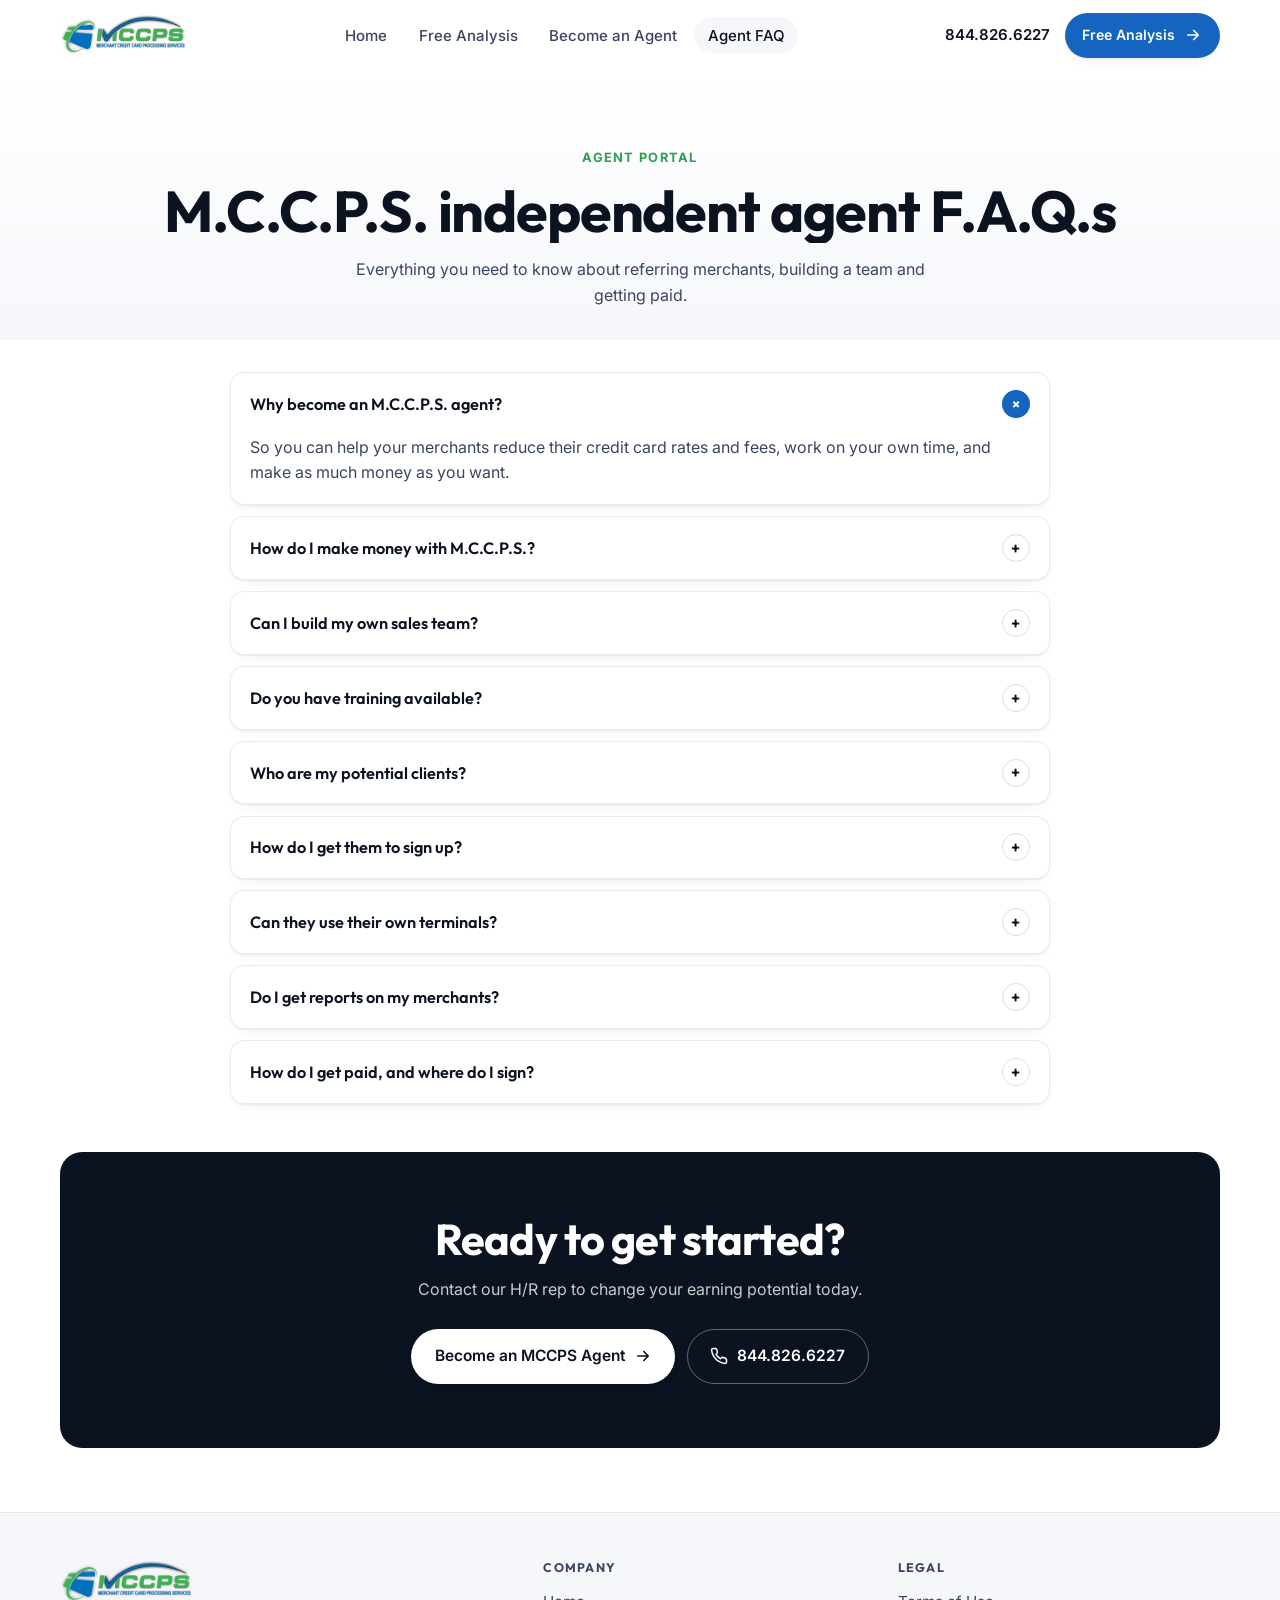
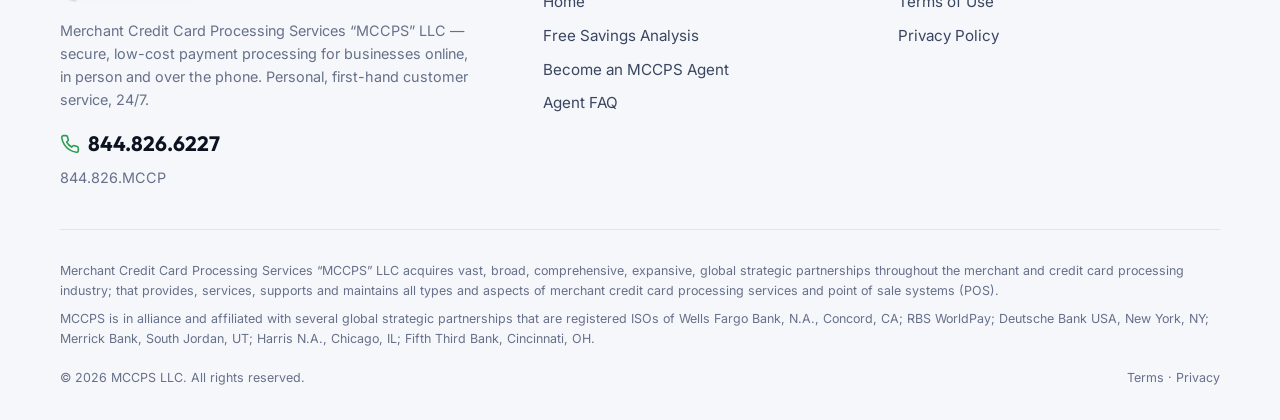
<file: faq.html>
<!DOCTYPE html>
<html lang="en">
<head>
<meta charset="utf-8">
<meta name="viewport" content="width=device-width, initial-scale=1, viewport-fit=cover">
<title>Agent FAQ — MCCPS Independent Sales Agents</title>
<meta name="description" content="Frequently asked questions for MCCPS independent sales agents: how you earn residuals, building a team, training, reporting and more.">
<meta name="robots" content="index, follow, max-image-preview:large, max-snippet:-1, max-video-preview:-1">
<meta name="keywords" content="merchant credit card processing, payment processing, zero processing fees, dual pricing, next day funding, EMV, contactless, payment gateway, POS, ISO agent program, MCCPS">
<meta name="author" content="MCCPS LLC">
<meta name="theme-color" content="#02050c">
<meta name="color-scheme" content="dark">
<link rel="canonical" href="https://joe-miz.com/mccp-services/faq.html">
<link rel="manifest" href="site.webmanifest">
<link rel="icon" type="image/png" sizes="64x64" href="assets/favicon.png">
<link rel="apple-touch-icon" sizes="180x180" href="assets/apple-touch-icon.png">
<!-- Open Graph (iMessage, WhatsApp, Facebook, LinkedIn, Slack link previews) -->
<meta property="og:type" content="website">
<meta property="og:site_name" content="MCCPS — Merchant Credit Card Processing Services">
<meta property="og:locale" content="en_US">
<meta property="og:title" content="Agent FAQ — MCCPS Independent Sales Agents">
<meta property="og:description" content="Frequently asked questions for MCCPS independent sales agents: how you earn residuals, building a team, training, reporting and more.">
<meta property="og:url" content="https://joe-miz.com/mccp-services/faq.html">
<meta property="og:image" content="https://joe-miz.com/mccp-services/assets/og.jpg">
<meta property="og:image:secure_url" content="https://joe-miz.com/mccp-services/assets/og.jpg">
<meta property="og:image:type" content="image/jpeg">
<meta property="og:image:width" content="1200">
<meta property="og:image:height" content="630">
<meta property="og:image:alt" content="MCCPS — Payments, re-engineered. 3D payment card over a dark futuristic background.">
<meta property="og:phone_number" content="+1-844-826-6227">
<!-- Twitter / X -->
<meta name="twitter:card" content="summary_large_image">
<meta name="twitter:title" content="Agent FAQ — MCCPS Independent Sales Agents">
<meta name="twitter:description" content="Frequently asked questions for MCCPS independent sales agents: how you earn residuals, building a team, training, reporting and more.">
<meta name="twitter:image" content="https://joe-miz.com/mccp-services/assets/og.jpg">
<meta name="twitter:image:alt" content="MCCPS — Payments, re-engineered.">
<!-- iOS / Android -->
<meta name="apple-mobile-web-app-title" content="MCCPS">
<meta name="application-name" content="MCCPS">
<meta name="apple-mobile-web-app-capable" content="yes">
<meta name="apple-mobile-web-app-status-bar-style" content="black-translucent">
<meta name="mobile-web-app-capable" content="yes">
<meta name="format-detection" content="telephone=yes">
<meta name="msapplication-TileColor" content="#02050c">
<meta name="msapplication-TileImage" content="assets/apple-touch-icon.png">
<link rel="preconnect" href="https://fonts.googleapis.com">
<link rel="preconnect" href="https://fonts.gstatic.com" crossorigin>
<link href="https://fonts.googleapis.com/css2?family=Inter:wght@400;500;600&family=Outfit:wght@500;600;700&display=swap" rel="stylesheet">
<link rel="stylesheet" href="styles.css">
<script type="application/ld+json">{"@context": "https://schema.org", "@type": "BreadcrumbList", "itemListElement": [{"@type": "ListItem", "position": 1, "name": "Home", "item": "https://joe-miz.com/mccp-services/"}, {"@type": "ListItem", "position": 2, "name": "Agent FAQ", "item": "https://joe-miz.com/mccp-services/faq.html"}]}</script>

<script type="application/ld+json">{"@context": "https://schema.org", "@type": "FAQPage", "mainEntity": [{"@type": "Question", "name": "Why become an M.C.C.P.S. agent?", "acceptedAnswer": {"@type": "Answer", "text": "So you can help your merchants reduce their credit card rates and fees, work on your own time, and make as much money as you want."}}, {"@type": "Question", "name": "How do I make money with M.C.C.P.S.?", "acceptedAnswer": {"@type": "Answer", "text": "Very simple: you refer merchants who are willing to let us analyze their credit card statements. We reduce their rates and fees, and you continuously get paid for as long as the referred merchant processes through MCCPS."}}, {"@type": "Question", "name": "Can I build my own sales team?", "acceptedAnswer": {"@type": "Answer", "text": "100%. You will always receive overrides and commissions on all of your down-line sales team's referrals, for as long as they are referred."}}, {"@type": "Question", "name": "Do you have training available?", "acceptedAnswer": {"@type": "Answer", "text": "Yes. Once you're set up as a sales agent, one of our MCCPS team members will meet with you to get you fully set up with sales and marketing materials."}}, {"@type": "Question", "name": "Who are my potential clients?", "acceptedAnswer": {"@type": "Answer", "text": "Any business that accepts credit cards as a form of payment."}}, {"@type": "Question", "name": "How do I get them to sign up?", "acceptedAnswer": {"@type": "Answer", "text": "All you need to do is have them give you a copy of their credit card processing statement for our office to analyze for rate and fee reduction."}}, {"@type": "Question", "name": "Can they use their own terminals?", "acceptedAnswer": {"@type": "Answer", "text": "They can use their existing terminals if they own them and if they are re-programmable."}}, {"@type": "Question", "name": "Do I get reports on my merchants?", "acceptedAnswer": {"@type": "Answer", "text": "100%. You will be able to view all reporting for all of your merchants."}}, {"@type": "Question", "name": "How do I get paid, and where do I sign?", "acceptedAnswer": {"@type": "Answer", "text": "You receive continuous monthly residuals against all of your referred merchants' credit card processing. Contact our H/R rep to get your agreement started."}}]}</script>
</head>
<body>
<header class="nav">
  <div class="container nav__inner">
    <a class="nav__logo" href="index.html" aria-label="MCCPS home"><img src="assets/logo.png" alt="MCCPS — Merchant Credit Card Processing Services" width="236" height="76"></a>
    <nav aria-label="Primary"><ul class="nav__links"><li><a href="index.html">Home</a></li><li><a href="free-analysis.html">Free Analysis</a></li><li><a href="agents.html">Become an Agent</a></li><li><a href="faq.html">Agent FAQ</a></li></ul></nav>
    <div class="nav__cta">
      <a class="nav__phone" href="tel:+18448266227">844.826.6227</a>
      <a class="btn btn--primary btn--sm" href="free-analysis.html">Free Analysis <svg viewBox="0 0 24 24" fill="none" stroke="currentColor" stroke-width="2.2" stroke-linecap="round" stroke-linejoin="round"><path d="M5 12h14M13 6l6 6-6 6"/></svg></a>
    </div>
    <button class="nav__burger" aria-label="Open menu" aria-expanded="false" aria-controls="mobile-menu"><span></span><span></span><span></span></button>
  </div>
</header>
<div class="mobile-menu" id="mobile-menu">
  <a href="index.html">Home</a><a href="free-analysis.html">Free Analysis</a><a href="agents.html">Become an Agent</a><a href="faq.html">Agent FAQ</a>
  <a class="btn btn--primary" href="free-analysis.html">Get Your Free Analysis <svg viewBox="0 0 24 24" fill="none" stroke="currentColor" stroke-width="2.2" stroke-linecap="round" stroke-linejoin="round"><path d="M5 12h14M13 6l6 6-6 6"/></svg></a>
  <a class="mobile-menu__phone" href="tel:+18448266227">Call 844.826.6227</a>
</div>

<section class="page-hero page-hero--center">
  <div class="container">
    <span class="kicker reveal is-visible">Agent portal</span>
    <h1 class="words">M.C.C.P.S. independent agent F.A.Q.s</h1>
    <p class="lead reveal" style="--d:400ms">Everything you need to know about referring merchants, building a team and getting paid.</p>
  </div>
</section>
<section class="section section--tight">
  <div class="container">
    <div class="faq" data-stagger>
      <details class="reveal" open><summary>Why become an M.C.C.P.S. agent?<i></i></summary><div class="faq__body">So you can help your merchants reduce their credit card rates and fees, work on your own time, and make as much money as you want.</div></details><details class="reveal"><summary>How do I make money with M.C.C.P.S.?<i></i></summary><div class="faq__body">Very simple: you refer merchants who are willing to let us analyze their credit card statements. We reduce their rates and fees, and you continuously get paid for as long as the referred merchant processes through MCCPS.</div></details><details class="reveal"><summary>Can I build my own sales team?<i></i></summary><div class="faq__body">100%. You will always receive overrides and commissions on all of your down-line sales team&#x27;s referrals, for as long as they are referred.</div></details><details class="reveal"><summary>Do you have training available?<i></i></summary><div class="faq__body">Yes. Once you&#x27;re set up as a sales agent, one of our MCCPS team members will meet with you to get you fully set up with sales and marketing materials.</div></details><details class="reveal"><summary>Who are my potential clients?<i></i></summary><div class="faq__body">Any business that accepts credit cards as a form of payment.</div></details><details class="reveal"><summary>How do I get them to sign up?<i></i></summary><div class="faq__body">All you need to do is have them give you a copy of their credit card processing statement for our office to analyze for rate and fee reduction.</div></details><details class="reveal"><summary>Can they use their own terminals?<i></i></summary><div class="faq__body">They can use their existing terminals if they own them and if they are re-programmable.</div></details><details class="reveal"><summary>Do I get reports on my merchants?<i></i></summary><div class="faq__body">100%. You will be able to view all reporting for all of your merchants.</div></details><details class="reveal"><summary>How do I get paid, and where do I sign?<i></i></summary><div class="faq__body">You receive continuous monthly residuals against all of your referred merchants&#x27; credit card processing. Contact our H/R rep to get your agreement started.</div></details>
    </div>
    <div class="cta-band mt-3 reveal reveal--scale">
      <h2>Ready to get started?</h2>
      <p>Contact our H/R rep to change your earning potential today.</p>
      <div class="actions">
        <a class="btn btn--primary" href="agents.html#apply">Become an MCCPS Agent <svg viewBox="0 0 24 24" fill="none" stroke="currentColor" stroke-width="2.2" stroke-linecap="round" stroke-linejoin="round"><path d="M5 12h14M13 6l6 6-6 6"/></svg></a>
        <a class="btn btn--ghost" href="tel:+18448266227"><svg viewBox="0 0 24 24" fill="none" stroke="currentColor" stroke-width="2" stroke-linecap="round" stroke-linejoin="round"><path d="M22 16.9v3a2 2 0 0 1-2.2 2 19.8 19.8 0 0 1-8.6-3.1 19.5 19.5 0 0 1-6-6A19.8 19.8 0 0 1 2.1 4.2 2 2 0 0 1 4.1 2h3a2 2 0 0 1 2 1.7c.1.9.4 1.8.7 2.6a2 2 0 0 1-.5 2.1L8 9.7a16 16 0 0 0 6 6l1.3-1.3a2 2 0 0 1 2.1-.4c.8.3 1.7.6 2.6.7a2 2 0 0 1 1.7 2z"/></svg> 844.826.6227</a>
      </div>
    </div>
  </div>
</section>
<footer class="footer">
  <div class="container">
    <div class="footer__grid">
      <div>
        <a class="footer__logo" href="index.html"><img src="assets/logo.png" alt="MCCPS" width="236" height="76"></a>
        <p>Merchant Credit Card Processing Services “MCCPS” LLC — secure, low-cost payment processing for businesses online, in person and over the phone. Personal, first-hand customer service, 24/7.</p>
        <a class="footer__phone mt-1" href="tel:+18448266227"><svg viewBox="0 0 24 24" fill="none" stroke="currentColor" stroke-width="2" stroke-linecap="round" stroke-linejoin="round"><path d="M22 16.9v3a2 2 0 0 1-2.2 2 19.8 19.8 0 0 1-8.6-3.1 19.5 19.5 0 0 1-6-6A19.8 19.8 0 0 1 2.1 4.2 2 2 0 0 1 4.1 2h3a2 2 0 0 1 2 1.7c.1.9.4 1.8.7 2.6a2 2 0 0 1-.5 2.1L8 9.7a16 16 0 0 0 6 6l1.3-1.3a2 2 0 0 1 2.1-.4c.8.3 1.7.6 2.6.7a2 2 0 0 1 1.7 2z"/></svg> 844.826.6227</a>
        <p class="small" style="margin-top:.3rem">844.826.MCCP</p>
      </div>
      <div>
        <h4>Company</h4>
        <ul>
          <li><a href="index.html">Home</a></li>
          <li><a href="free-analysis.html">Free Savings Analysis</a></li>
          <li><a href="agents.html">Become an MCCPS Agent</a></li>
          <li><a href="faq.html">Agent FAQ</a></li>
        </ul>
      </div>
      <div>
        <h4>Legal</h4>
        <ul>
          <li><a href="terms.html">Terms of Use</a></li>
          <li><a href="privacy.html">Privacy Policy</a></li>
        </ul>
      </div>
    </div>
    <div class="footer__legal">
      <p>Merchant Credit Card Processing Services “MCCPS” LLC acquires vast, broad, comprehensive, expansive, global strategic partnerships throughout the merchant and credit card processing industry; that provides, services, supports and maintains all types and aspects of merchant credit card processing services and point of sale systems (POS).</p>
      <p>MCCPS is in alliance and affiliated with several global strategic partnerships that are registered ISOs of Wells Fargo Bank, N.A., Concord, CA; RBS WorldPay; Deutsche Bank USA, New York, NY; Merrick Bank, South Jordan, UT; Harris N.A., Chicago, IL; Fifth Third Bank, Cincinnati, OH.</p>
      <div class="footer__bottom">
        <span>© <span data-year>2026</span> MCCPS LLC. All rights reserved.</span>
        <span><a href="terms.html">Terms</a> · <a href="privacy.html">Privacy</a></span>
      </div>
    </div>
  </div>
</footer>

<script src="site.config.js"></script>
<script src="app.js" defer></script>
</body>
</html>
</file>
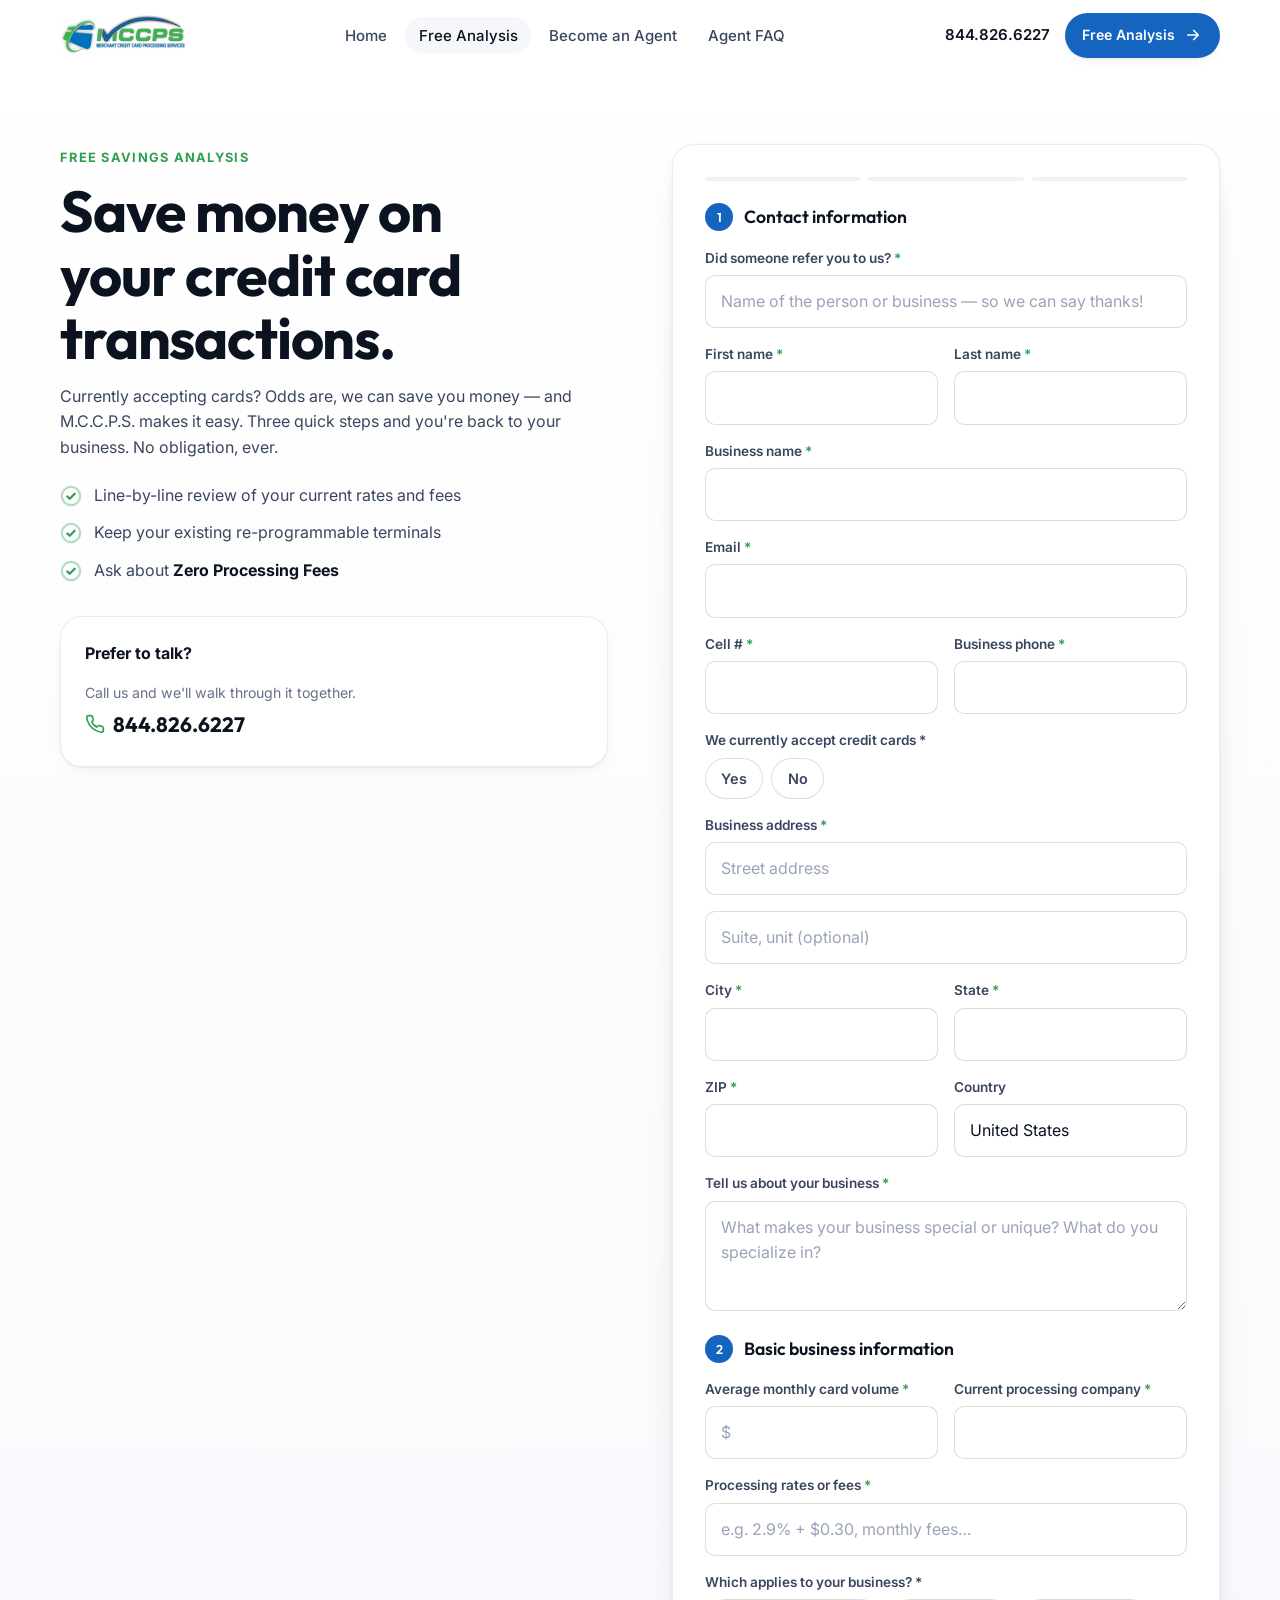
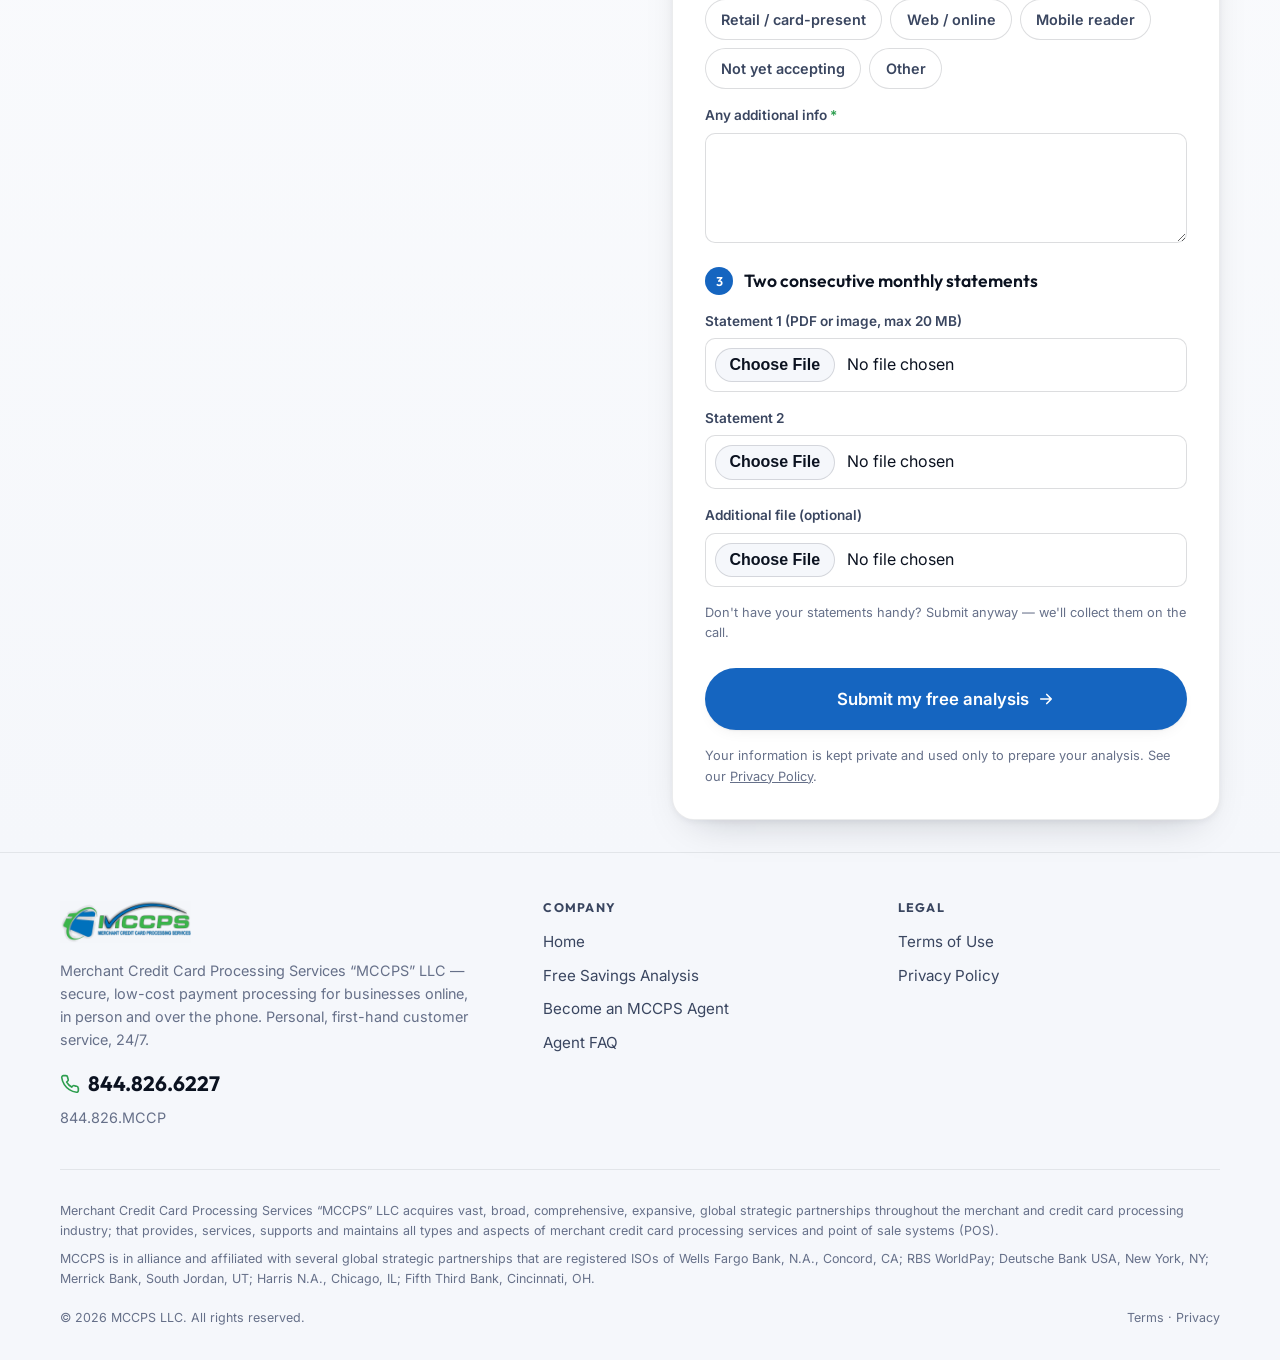
<file: free-analysis.html>
<!DOCTYPE html>
<html lang="en">
<head>
<meta charset="utf-8">
<meta name="viewport" content="width=device-width, initial-scale=1, viewport-fit=cover">
<title>Free Savings Analysis — MCCPS Merchant Credit Card Processing</title>
<meta name="description" content="Find out quickly if MCCPS can save your business money on credit card processing fees. Three quick steps, no obligation. Upload two statements and we do the rest.">
<meta name="robots" content="index, follow, max-image-preview:large, max-snippet:-1, max-video-preview:-1">
<meta name="keywords" content="merchant credit card processing, payment processing, zero processing fees, dual pricing, next day funding, EMV, contactless, payment gateway, POS, ISO agent program, MCCPS">
<meta name="author" content="MCCPS LLC">
<meta name="theme-color" content="#02050c">
<meta name="color-scheme" content="dark">
<link rel="canonical" href="https://joe-miz.com/mccp-services/free-analysis.html">
<link rel="manifest" href="site.webmanifest">
<link rel="icon" type="image/png" sizes="64x64" href="assets/favicon.png">
<link rel="apple-touch-icon" sizes="180x180" href="assets/apple-touch-icon.png">
<!-- Open Graph (iMessage, WhatsApp, Facebook, LinkedIn, Slack link previews) -->
<meta property="og:type" content="website">
<meta property="og:site_name" content="MCCPS — Merchant Credit Card Processing Services">
<meta property="og:locale" content="en_US">
<meta property="og:title" content="Free Savings Analysis — MCCPS Merchant Credit Card Processing">
<meta property="og:description" content="Find out quickly if MCCPS can save your business money on credit card processing fees. Three quick steps, no obligation. Upload two statements and we do the rest.">
<meta property="og:url" content="https://joe-miz.com/mccp-services/free-analysis.html">
<meta property="og:image" content="https://joe-miz.com/mccp-services/assets/og.jpg">
<meta property="og:image:secure_url" content="https://joe-miz.com/mccp-services/assets/og.jpg">
<meta property="og:image:type" content="image/jpeg">
<meta property="og:image:width" content="1200">
<meta property="og:image:height" content="630">
<meta property="og:image:alt" content="MCCPS — Payments, re-engineered. 3D payment card over a dark futuristic background.">
<meta property="og:phone_number" content="+1-844-826-6227">
<!-- Twitter / X -->
<meta name="twitter:card" content="summary_large_image">
<meta name="twitter:title" content="Free Savings Analysis — MCCPS Merchant Credit Card Processing">
<meta name="twitter:description" content="Find out quickly if MCCPS can save your business money on credit card processing fees. Three quick steps, no obligation. Upload two statements and we do the rest.">
<meta name="twitter:image" content="https://joe-miz.com/mccp-services/assets/og.jpg">
<meta name="twitter:image:alt" content="MCCPS — Payments, re-engineered.">
<!-- iOS / Android -->
<meta name="apple-mobile-web-app-title" content="MCCPS">
<meta name="application-name" content="MCCPS">
<meta name="apple-mobile-web-app-capable" content="yes">
<meta name="apple-mobile-web-app-status-bar-style" content="black-translucent">
<meta name="mobile-web-app-capable" content="yes">
<meta name="format-detection" content="telephone=yes">
<meta name="msapplication-TileColor" content="#02050c">
<meta name="msapplication-TileImage" content="assets/apple-touch-icon.png">
<link rel="preconnect" href="https://fonts.googleapis.com">
<link rel="preconnect" href="https://fonts.gstatic.com" crossorigin>
<link href="https://fonts.googleapis.com/css2?family=Inter:wght@400;500;600&family=Outfit:wght@500;600;700&display=swap" rel="stylesheet">
<link rel="stylesheet" href="styles.css">
<script type="application/ld+json">{"@context": "https://schema.org", "@type": "BreadcrumbList", "itemListElement": [{"@type": "ListItem", "position": 1, "name": "Home", "item": "https://joe-miz.com/mccp-services/"}, {"@type": "ListItem", "position": 2, "name": "Free Savings Analysis", "item": "https://joe-miz.com/mccp-services/free-analysis.html"}]}</script>


</head>
<body>
<header class="nav">
  <div class="container nav__inner">
    <a class="nav__logo" href="index.html" aria-label="MCCPS home"><img src="assets/logo.png" alt="MCCPS — Merchant Credit Card Processing Services" width="236" height="76"></a>
    <nav aria-label="Primary"><ul class="nav__links"><li><a href="index.html">Home</a></li><li><a href="free-analysis.html">Free Analysis</a></li><li><a href="agents.html">Become an Agent</a></li><li><a href="faq.html">Agent FAQ</a></li></ul></nav>
    <div class="nav__cta">
      <a class="nav__phone" href="tel:+18448266227">844.826.6227</a>
      <a class="btn btn--primary btn--sm" href="free-analysis.html">Free Analysis <svg viewBox="0 0 24 24" fill="none" stroke="currentColor" stroke-width="2.2" stroke-linecap="round" stroke-linejoin="round"><path d="M5 12h14M13 6l6 6-6 6"/></svg></a>
    </div>
    <button class="nav__burger" aria-label="Open menu" aria-expanded="false" aria-controls="mobile-menu"><span></span><span></span><span></span></button>
  </div>
</header>
<div class="mobile-menu" id="mobile-menu">
  <a href="index.html">Home</a><a href="free-analysis.html">Free Analysis</a><a href="agents.html">Become an Agent</a><a href="faq.html">Agent FAQ</a>
  <a class="btn btn--primary" href="free-analysis.html">Get Your Free Analysis <svg viewBox="0 0 24 24" fill="none" stroke="currentColor" stroke-width="2.2" stroke-linecap="round" stroke-linejoin="round"><path d="M5 12h14M13 6l6 6-6 6"/></svg></a>
  <a class="mobile-menu__phone" href="tel:+18448266227">Call 844.826.6227</a>
</div>

<section class="page-hero">
  <div class="container">
    <div class="split split--sticky" style="align-items:start">
      <div>
        <span class="kicker reveal is-visible">Free savings analysis</span>
        <h1 class="words">Save money on your credit card transactions.</h1>
        <p class="lead reveal" style="--d:400ms">Currently accepting cards? Odds are, we can save you money — and M.C.C.P.S. makes it easy. Three quick steps and you're back to your business. No obligation, ever.</p>
        <ul class="check-list reveal" style="--d:550ms">
          <li><svg viewBox="0 0 24 24" fill="none" stroke="currentColor" stroke-width="2.4" stroke-linecap="round" stroke-linejoin="round"><circle cx="12" cy="12" r="10" opacity=".35"/><path d="M8 12.5l2.6 2.6L16 9.5"/></svg><span>Line-by-line review of your current rates and fees</span></li>
          <li><svg viewBox="0 0 24 24" fill="none" stroke="currentColor" stroke-width="2.4" stroke-linecap="round" stroke-linejoin="round"><circle cx="12" cy="12" r="10" opacity=".35"/><path d="M8 12.5l2.6 2.6L16 9.5"/></svg><span>Keep your existing re-programmable terminals</span></li>
          <li><svg viewBox="0 0 24 24" fill="none" stroke="currentColor" stroke-width="2.4" stroke-linecap="round" stroke-linejoin="round"><circle cx="12" cy="12" r="10" opacity=".35"/><path d="M8 12.5l2.6 2.6L16 9.5"/></svg><span>Ask about <b>Zero Processing Fees</b></span></li>
        </ul>
        <div class="glass mt-2 reveal" style="--d:700ms">
          <strong>Prefer to talk?</strong>
          <p class="muted small mt-1">Call us and we'll walk through it together.</p>
          <a class="footer__phone" href="tel:+18448266227"><svg viewBox="0 0 24 24" fill="none" stroke="currentColor" stroke-width="2" stroke-linecap="round" stroke-linejoin="round"><path d="M22 16.9v3a2 2 0 0 1-2.2 2 19.8 19.8 0 0 1-8.6-3.1 19.5 19.5 0 0 1-6-6A19.8 19.8 0 0 1 2.1 4.2 2 2 0 0 1 4.1 2h3a2 2 0 0 1 2 1.7c.1.9.4 1.8.7 2.6a2 2 0 0 1-.5 2.1L8 9.7a16 16 0 0 0 6 6l1.3-1.3a2 2 0 0 1 2.1-.4c.8.3 1.7.6 2.6.7a2 2 0 0 1 1.7 2z"/></svg> 844.826.6227</a>
        </div>
      </div>

      <form class="form-card reveal" style="--d:300ms" data-form="free-analysis" action="#" enctype="multipart/form-data" novalidate
            data-success="Thank you! Your analysis request was received. An MCCPS specialist will review your statements and reach out shortly.">
        <input type="hidden" name="_subject" value="MCCPS — Free Analysis Request">
        <input type="text" name="_gotcha" class="sr-only" tabindex="-1" autocomplete="off" aria-hidden="true">
        <div class="progress" aria-hidden="true"><span></span><span></span><span></span></div>

        <fieldset class="fieldset">
          <legend><i>1</i> Contact information</legend>
          <div class="form-grid">
            <div class="field full"><label for="fa-ref">Did someone refer you to us? <span class="req">*</span></label><input id="fa-ref" name="referred_by" required placeholder="Name of the person or business — so we can say thanks!"></div>
            <div class="field"><label for="fa-first">First name <span class="req">*</span></label><input id="fa-first" name="first_name" required autocomplete="given-name"></div>
            <div class="field"><label for="fa-last">Last name <span class="req">*</span></label><input id="fa-last" name="last_name" required autocomplete="family-name"></div>
            <div class="field full"><label for="fa-biz">Business name <span class="req">*</span></label><input id="fa-biz" name="business_name" required autocomplete="organization"></div>
            <div class="field full"><label for="fa-email">Email <span class="req">*</span></label><input id="fa-email" type="email" name="email" required autocomplete="email"></div>
            <div class="field"><label for="fa-cell">Cell # <span class="req">*</span></label><input id="fa-cell" type="tel" name="cell_phone" required autocomplete="tel"></div>
            <div class="field"><label for="fa-bphone">Business phone <span class="req">*</span></label><input id="fa-bphone" type="tel" name="business_phone" required></div>
            <div class="field full"><span style="font-size:.85rem;font-weight:600;color:var(--ink-2)">We currently accept credit cards <span class="req">*</span></span>
              <div class="radio-row">
                <label class="chip"><input type="radio" name="accepts_cards" value="Yes" required><span>Yes</span></label>
                <label class="chip"><input type="radio" name="accepts_cards" value="No"><span>No</span></label>
              </div>
            </div>
            <div class="field full"><label for="fa-addr1">Business address <span class="req">*</span></label><input id="fa-addr1" name="address_line1" required placeholder="Street address" autocomplete="address-line1"></div>
            <div class="field full"><label for="fa-addr2" class="sr-only">Address line 2</label><input id="fa-addr2" name="address_line2" placeholder="Suite, unit (optional)" autocomplete="address-line2"></div>
            <div class="field"><label for="fa-city">City <span class="req">*</span></label><input id="fa-city" name="city" required autocomplete="address-level2"></div>
            <div class="field"><label for="fa-state">State <span class="req">*</span></label><input id="fa-state" name="state" required autocomplete="address-level1"></div>
            <div class="field"><label for="fa-zip">ZIP <span class="req">*</span></label><input id="fa-zip" name="zip" required inputmode="numeric" autocomplete="postal-code"></div>
            <div class="field"><label for="fa-country">Country</label><input id="fa-country" name="country" value="United States" autocomplete="country-name"></div>
            <div class="field full"><label for="fa-about">Tell us about your business <span class="req">*</span></label><textarea id="fa-about" name="about_business" required placeholder="What makes your business special or unique? What do you specialize in?"></textarea></div>
          </div>
        </fieldset>

        <fieldset class="fieldset">
          <legend><i>2</i> Basic business information</legend>
          <div class="form-grid">
            <div class="field"><label for="fa-vol">Average monthly card volume <span class="req">*</span></label><input id="fa-vol" name="monthly_volume" required placeholder="$" inputmode="decimal"></div>
            <div class="field"><label for="fa-proc">Current processing company <span class="req">*</span></label><input id="fa-proc" name="current_processor" required></div>
            <div class="field full"><label for="fa-rates">Processing rates or fees <span class="req">*</span></label><input id="fa-rates" name="current_rates" required placeholder="e.g. 2.9% + $0.30, monthly fees…"></div>
            <div class="field full"><span style="font-size:.85rem;font-weight:600;color:var(--ink-2)">Which applies to your business? <span class="req">*</span></span>
              <div class="radio-row">
                <label class="chip"><input type="radio" name="business_type" value="Retail location with physical card swipe" required><span>Retail / card-present</span></label>
                <label class="chip"><input type="radio" name="business_type" value="Web or online card payments accepted"><span>Web / online</span></label>
                <label class="chip"><input type="radio" name="business_type" value="Mobile swipe or card reader"><span>Mobile reader</span></label>
                <label class="chip"><input type="radio" name="business_type" value="Not accepting cards yet"><span>Not yet accepting</span></label>
                <label class="chip"><input type="radio" name="business_type" value="Other"><span>Other</span></label>
              </div>
            </div>
            <div class="field full"><label for="fa-more">Any additional info <span class="req">*</span></label><textarea id="fa-more" name="additional_info" required></textarea></div>
          </div>
        </fieldset>

        <fieldset class="fieldset">
          <legend><i>3</i> Two consecutive monthly statements</legend>
          <div class="form-grid">
            <div class="field full"><label for="fa-f1">Statement 1 (PDF or image, max 20 MB)</label><input id="fa-f1" type="file" name="statement_1" accept=".pdf,image/*"></div>
            <div class="field full"><label for="fa-f2">Statement 2</label><input id="fa-f2" type="file" name="statement_2" accept=".pdf,image/*"></div>
            <div class="field full"><label for="fa-f3">Additional file (optional)</label><input id="fa-f3" type="file" name="statement_3" accept=".pdf,image/*"></div>
            <p class="form-note full">Don't have your statements handy? Submit anyway — we'll collect them on the call.</p>
          </div>
        </fieldset>

        <button class="btn btn--primary btn--lg btn--block" type="submit">Submit my free analysis <svg viewBox="0 0 24 24" fill="none" stroke="currentColor" stroke-width="2.2" stroke-linecap="round" stroke-linejoin="round"><path d="M5 12h14M13 6l6 6-6 6"/></svg></button>
        <div class="form-status" role="status" aria-live="polite"></div>
        <p class="form-note mt-1">Your information is kept private and used only to prepare your analysis. See our <a href="privacy.html" style="text-decoration:underline">Privacy Policy</a>.</p>
      </form>
    </div>
  </div>
</section>
<footer class="footer">
  <div class="container">
    <div class="footer__grid">
      <div>
        <a class="footer__logo" href="index.html"><img src="assets/logo.png" alt="MCCPS" width="236" height="76"></a>
        <p>Merchant Credit Card Processing Services “MCCPS” LLC — secure, low-cost payment processing for businesses online, in person and over the phone. Personal, first-hand customer service, 24/7.</p>
        <a class="footer__phone mt-1" href="tel:+18448266227"><svg viewBox="0 0 24 24" fill="none" stroke="currentColor" stroke-width="2" stroke-linecap="round" stroke-linejoin="round"><path d="M22 16.9v3a2 2 0 0 1-2.2 2 19.8 19.8 0 0 1-8.6-3.1 19.5 19.5 0 0 1-6-6A19.8 19.8 0 0 1 2.1 4.2 2 2 0 0 1 4.1 2h3a2 2 0 0 1 2 1.7c.1.9.4 1.8.7 2.6a2 2 0 0 1-.5 2.1L8 9.7a16 16 0 0 0 6 6l1.3-1.3a2 2 0 0 1 2.1-.4c.8.3 1.7.6 2.6.7a2 2 0 0 1 1.7 2z"/></svg> 844.826.6227</a>
        <p class="small" style="margin-top:.3rem">844.826.MCCP</p>
      </div>
      <div>
        <h4>Company</h4>
        <ul>
          <li><a href="index.html">Home</a></li>
          <li><a href="free-analysis.html">Free Savings Analysis</a></li>
          <li><a href="agents.html">Become an MCCPS Agent</a></li>
          <li><a href="faq.html">Agent FAQ</a></li>
        </ul>
      </div>
      <div>
        <h4>Legal</h4>
        <ul>
          <li><a href="terms.html">Terms of Use</a></li>
          <li><a href="privacy.html">Privacy Policy</a></li>
        </ul>
      </div>
    </div>
    <div class="footer__legal">
      <p>Merchant Credit Card Processing Services “MCCPS” LLC acquires vast, broad, comprehensive, expansive, global strategic partnerships throughout the merchant and credit card processing industry; that provides, services, supports and maintains all types and aspects of merchant credit card processing services and point of sale systems (POS).</p>
      <p>MCCPS is in alliance and affiliated with several global strategic partnerships that are registered ISOs of Wells Fargo Bank, N.A., Concord, CA; RBS WorldPay; Deutsche Bank USA, New York, NY; Merrick Bank, South Jordan, UT; Harris N.A., Chicago, IL; Fifth Third Bank, Cincinnati, OH.</p>
      <div class="footer__bottom">
        <span>© <span data-year>2026</span> MCCPS LLC. All rights reserved.</span>
        <span><a href="terms.html">Terms</a> · <a href="privacy.html">Privacy</a></span>
      </div>
    </div>
  </div>
</footer>

<script src="site.config.js"></script>
<script src="app.js" defer></script>
</body>
</html>
</file>
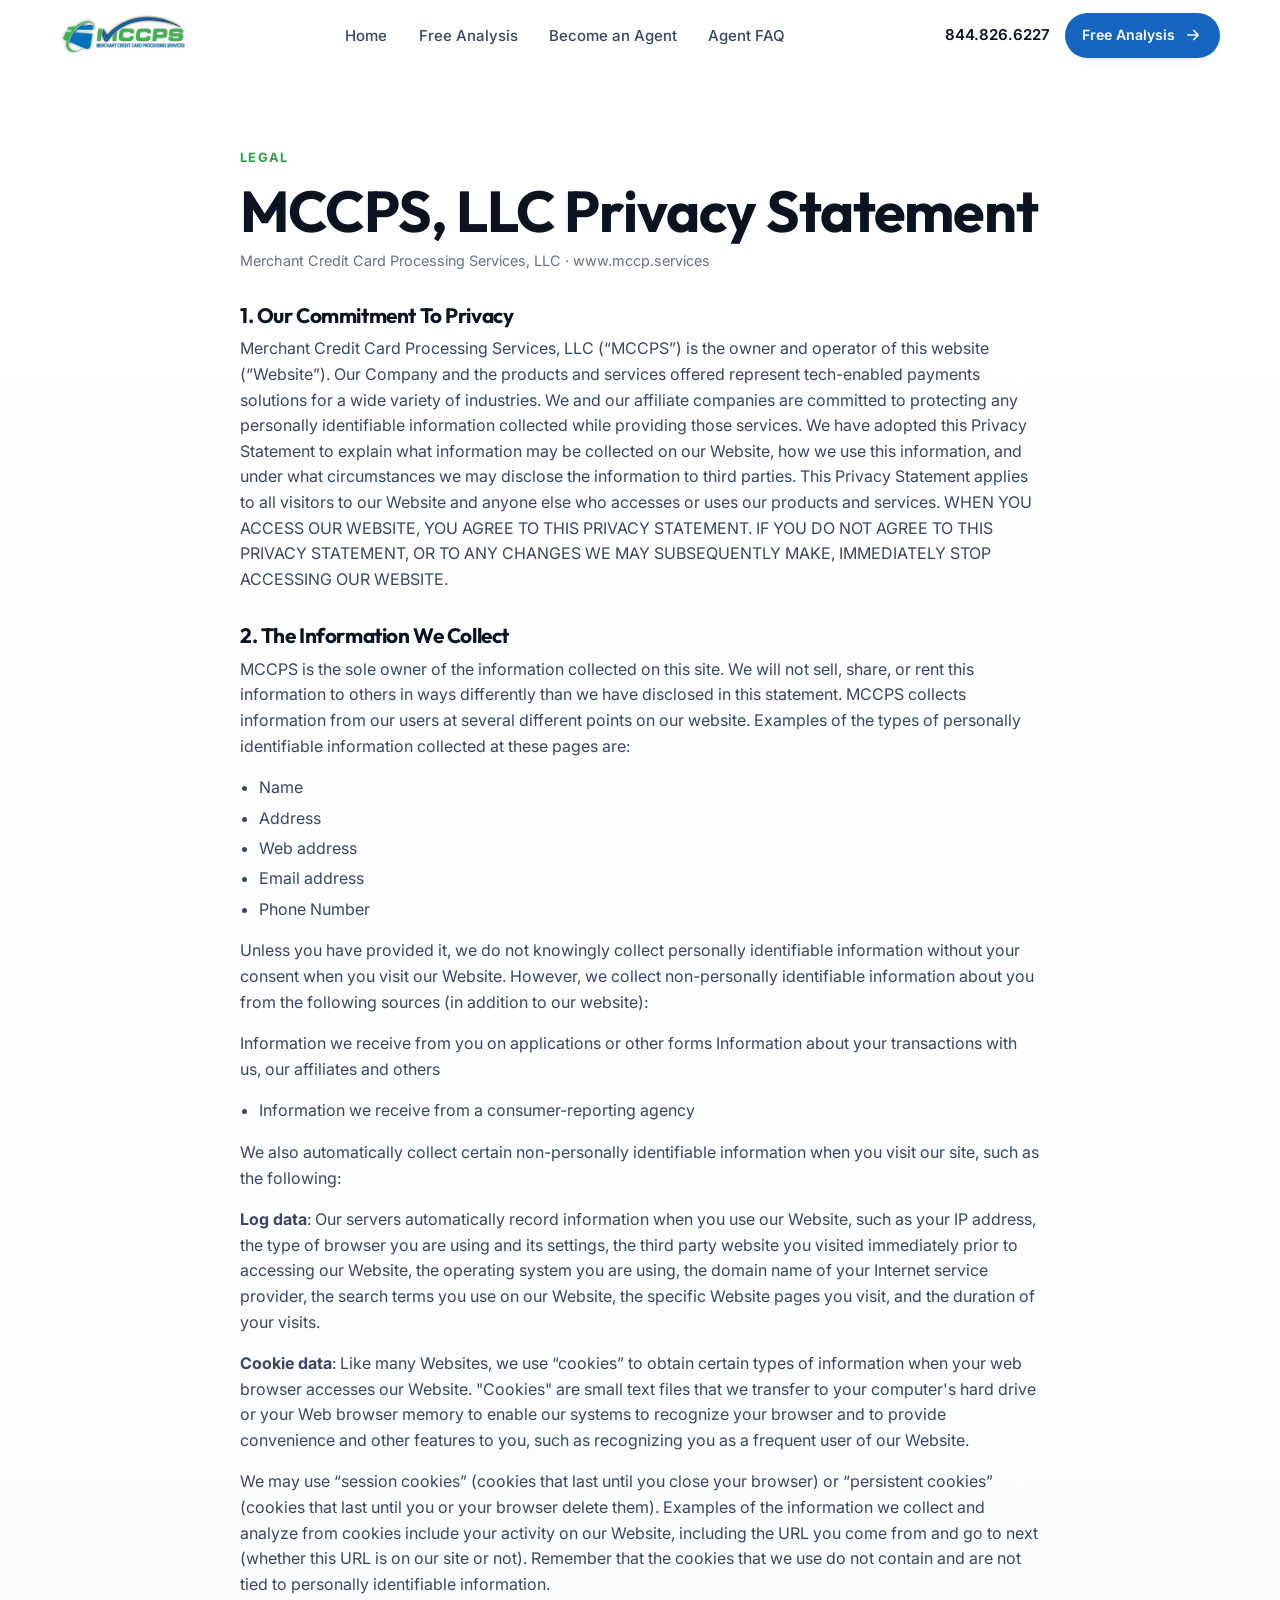
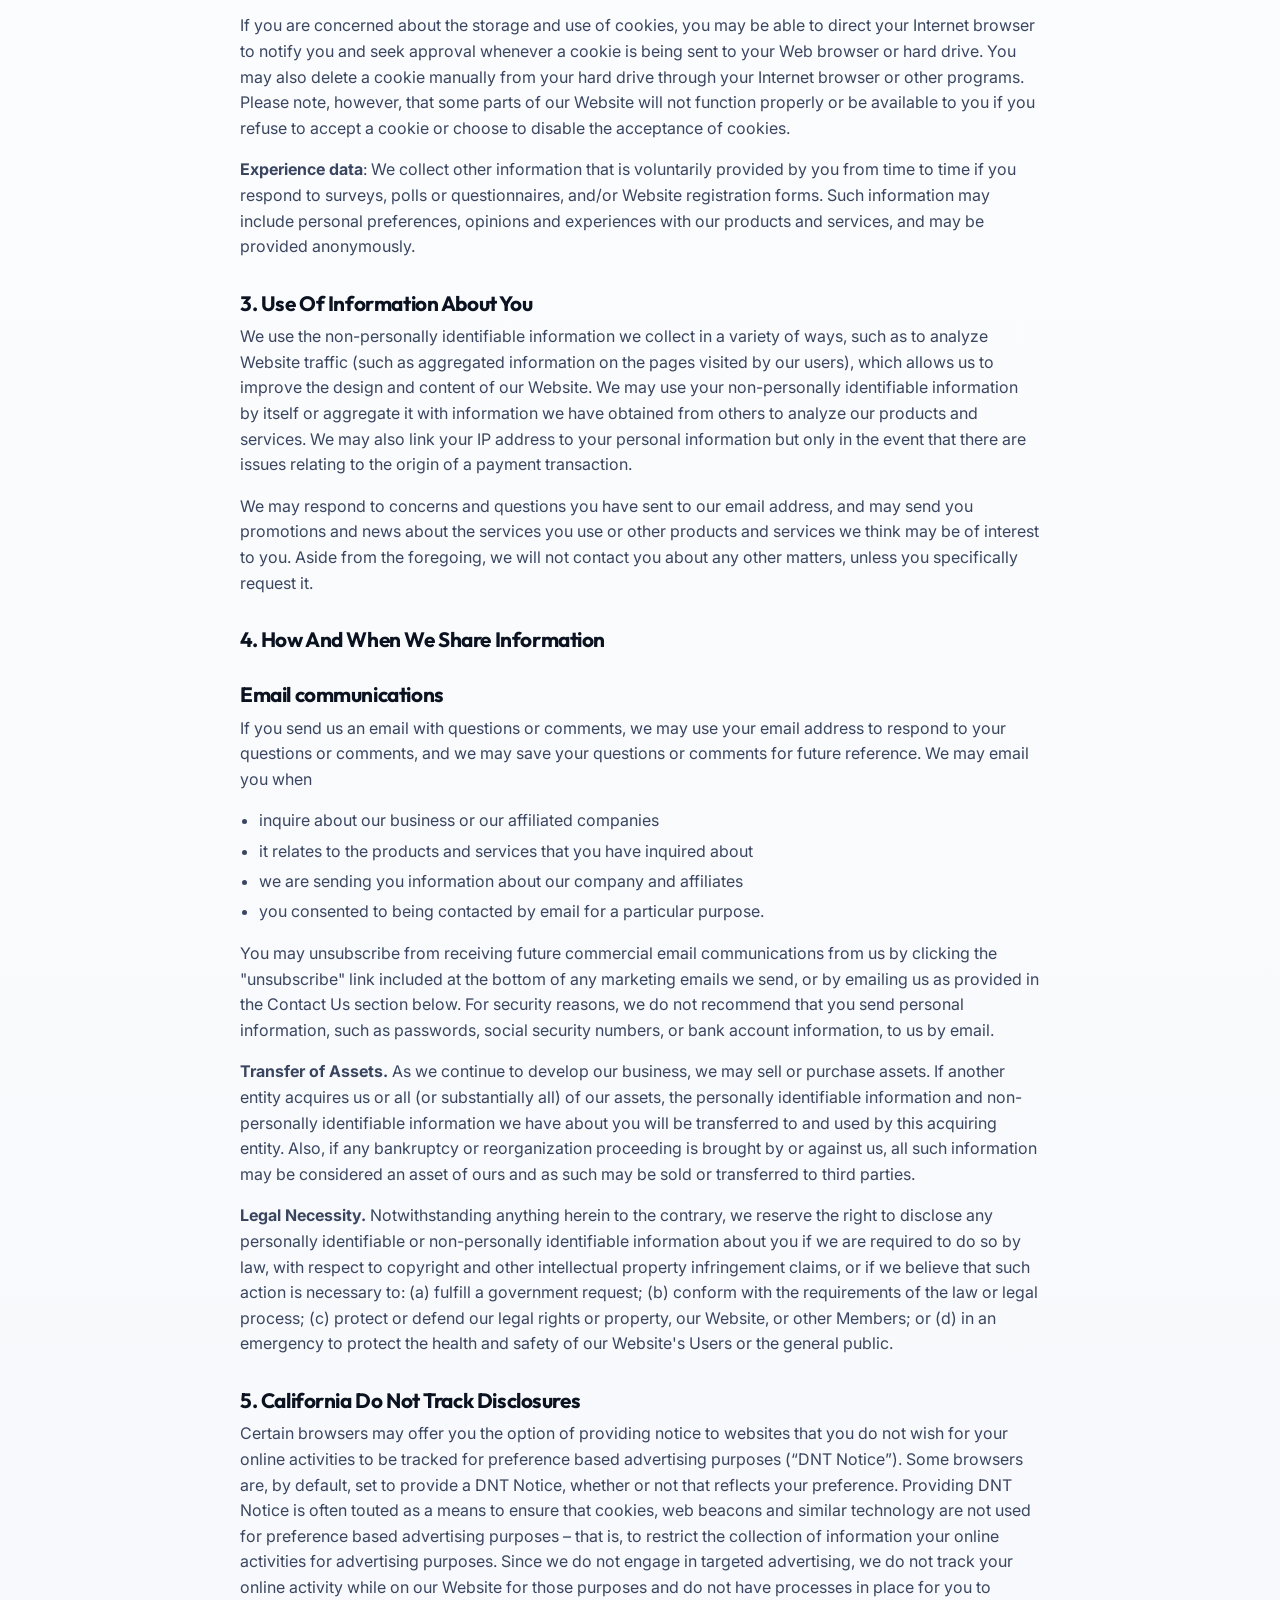
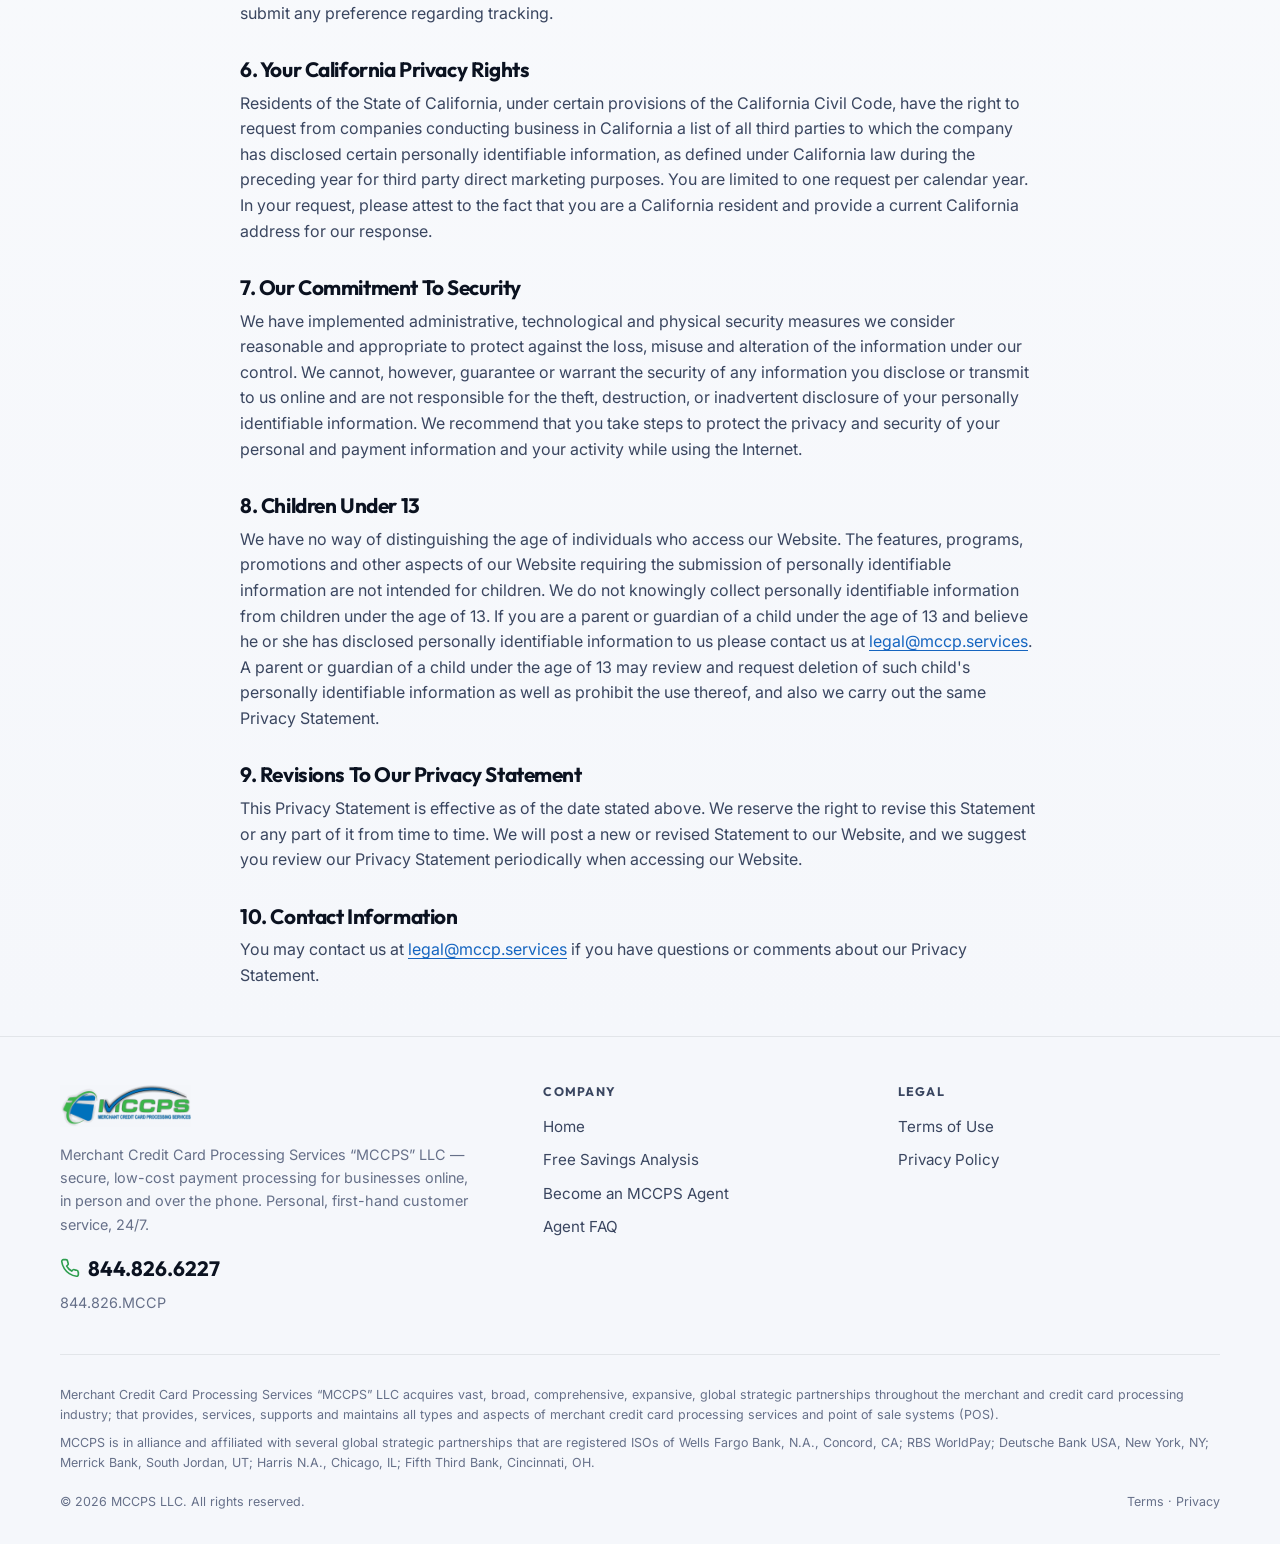
<file: privacy.html>
<!DOCTYPE html>
<html lang="en">
<head>
<meta charset="utf-8">
<meta name="viewport" content="width=device-width, initial-scale=1, viewport-fit=cover">
<title>MCCPS, LLC Privacy Statement — MCCPS</title>
<meta name="description" content="MCCPS, LLC Privacy Statement for www.mccp.services, Merchant Credit Card Processing Services LLC.">
<meta name="robots" content="index, follow, max-image-preview:large, max-snippet:-1, max-video-preview:-1">
<meta name="keywords" content="merchant credit card processing, payment processing, zero processing fees, dual pricing, next day funding, EMV, contactless, payment gateway, POS, ISO agent program, MCCPS">
<meta name="author" content="MCCPS LLC">
<meta name="theme-color" content="#02050c">
<meta name="color-scheme" content="dark">
<link rel="canonical" href="https://joe-miz.com/mccp-services/privacy.html">
<link rel="manifest" href="site.webmanifest">
<link rel="icon" type="image/png" sizes="64x64" href="assets/favicon.png">
<link rel="apple-touch-icon" sizes="180x180" href="assets/apple-touch-icon.png">
<!-- Open Graph (iMessage, WhatsApp, Facebook, LinkedIn, Slack link previews) -->
<meta property="og:type" content="article">
<meta property="og:site_name" content="MCCPS — Merchant Credit Card Processing Services">
<meta property="og:locale" content="en_US">
<meta property="og:title" content="MCCPS, LLC Privacy Statement — MCCPS">
<meta property="og:description" content="MCCPS, LLC Privacy Statement for www.mccp.services, Merchant Credit Card Processing Services LLC.">
<meta property="og:url" content="https://joe-miz.com/mccp-services/privacy.html">
<meta property="og:image" content="https://joe-miz.com/mccp-services/assets/og.jpg">
<meta property="og:image:secure_url" content="https://joe-miz.com/mccp-services/assets/og.jpg">
<meta property="og:image:type" content="image/jpeg">
<meta property="og:image:width" content="1200">
<meta property="og:image:height" content="630">
<meta property="og:image:alt" content="MCCPS — Payments, re-engineered. 3D payment card over a dark futuristic background.">
<meta property="og:phone_number" content="+1-844-826-6227">
<!-- Twitter / X -->
<meta name="twitter:card" content="summary_large_image">
<meta name="twitter:title" content="MCCPS, LLC Privacy Statement — MCCPS">
<meta name="twitter:description" content="MCCPS, LLC Privacy Statement for www.mccp.services, Merchant Credit Card Processing Services LLC.">
<meta name="twitter:image" content="https://joe-miz.com/mccp-services/assets/og.jpg">
<meta name="twitter:image:alt" content="MCCPS — Payments, re-engineered.">
<!-- iOS / Android -->
<meta name="apple-mobile-web-app-title" content="MCCPS">
<meta name="application-name" content="MCCPS">
<meta name="apple-mobile-web-app-capable" content="yes">
<meta name="apple-mobile-web-app-status-bar-style" content="black-translucent">
<meta name="mobile-web-app-capable" content="yes">
<meta name="format-detection" content="telephone=yes">
<meta name="msapplication-TileColor" content="#02050c">
<meta name="msapplication-TileImage" content="assets/apple-touch-icon.png">
<link rel="preconnect" href="https://fonts.googleapis.com">
<link rel="preconnect" href="https://fonts.gstatic.com" crossorigin>
<link href="https://fonts.googleapis.com/css2?family=Inter:wght@400;500;600&family=Outfit:wght@500;600;700&display=swap" rel="stylesheet">
<link rel="stylesheet" href="styles.css">
<script type="application/ld+json">{"@context": "https://schema.org", "@type": "BreadcrumbList", "itemListElement": [{"@type": "ListItem", "position": 1, "name": "Home", "item": "https://joe-miz.com/mccp-services/"}, {"@type": "ListItem", "position": 2, "name": "Privacy Policy", "item": "https://joe-miz.com/mccp-services/privacy.html"}]}</script>


</head>
<body>
<header class="nav">
  <div class="container nav__inner">
    <a class="nav__logo" href="index.html" aria-label="MCCPS home"><img src="assets/logo.png" alt="MCCPS — Merchant Credit Card Processing Services" width="236" height="76"></a>
    <nav aria-label="Primary"><ul class="nav__links"><li><a href="index.html">Home</a></li><li><a href="free-analysis.html">Free Analysis</a></li><li><a href="agents.html">Become an Agent</a></li><li><a href="faq.html">Agent FAQ</a></li></ul></nav>
    <div class="nav__cta">
      <a class="nav__phone" href="tel:+18448266227">844.826.6227</a>
      <a class="btn btn--primary btn--sm" href="free-analysis.html">Free Analysis <svg viewBox="0 0 24 24" fill="none" stroke="currentColor" stroke-width="2.2" stroke-linecap="round" stroke-linejoin="round"><path d="M5 12h14M13 6l6 6-6 6"/></svg></a>
    </div>
    <button class="nav__burger" aria-label="Open menu" aria-expanded="false" aria-controls="mobile-menu"><span></span><span></span><span></span></button>
  </div>
</header>
<div class="mobile-menu" id="mobile-menu">
  <a href="index.html">Home</a><a href="free-analysis.html">Free Analysis</a><a href="agents.html">Become an Agent</a><a href="faq.html">Agent FAQ</a>
  <a class="btn btn--primary" href="free-analysis.html">Get Your Free Analysis <svg viewBox="0 0 24 24" fill="none" stroke="currentColor" stroke-width="2.2" stroke-linecap="round" stroke-linejoin="round"><path d="M5 12h14M13 6l6 6-6 6"/></svg></a>
  <a class="mobile-menu__phone" href="tel:+18448266227">Call 844.826.6227</a>
</div>

<section class="page-hero">
  <div class="container prose">
    <span class="kicker">Legal</span>
    <h1>MCCPS, LLC Privacy Statement</h1>
    <p class="meta">Merchant Credit Card Processing Services, LLC · www.mccp.services</p>
    <h2>1. Our Commitment To Privacy</h2>
<p>Merchant Credit Card Processing Services, LLC (“MCCPS”) is the owner and operator of this website (“Website”). Our Company and the products and services offered represent tech-enabled payments solutions for a wide variety of industries. We and our affiliate companies are committed to protecting any personally identifiable information collected while providing those services. We have adopted this Privacy Statement to explain what information may be collected on our Website, how we use this information, and under what circumstances we may disclose the information to third parties. This Privacy Statement applies to all visitors to our Website and anyone else who accesses or uses our products and services. WHEN YOU ACCESS OUR WEBSITE, YOU AGREE TO THIS PRIVACY STATEMENT. IF YOU DO NOT AGREE TO THIS PRIVACY STATEMENT, OR TO ANY CHANGES WE MAY SUBSEQUENTLY MAKE, IMMEDIATELY STOP ACCESSING OUR WEBSITE.</p>
<h2>2. The Information We Collect</h2>
<p>MCCPS is the sole owner of the information collected on this site. We will not sell, share, or rent this information to others in ways differently than we have disclosed in this statement. MCCPS collects information from our users at several different points on our website. Examples of the types of personally identifiable information collected at these pages are:</p>
<ul><li>Name</li>
<li>Address</li>
<li>Web address</li>
<li>Email address</li>
<li>Phone Number</li></ul>
<p>Unless you have provided it, we do not knowingly collect personally identifiable information without your consent when you visit our Website. However, we collect non-personally identifiable information about you from the following sources (in addition to our website):</p>
<p>Information we receive from you on applications or other forms Information about your transactions with us, our affiliates and others</p>
<ul><li>Information we receive from a consumer-reporting agency</li></ul>
<p>We also automatically collect certain non-personally identifiable information when you visit our site, such as the following:</p>
<p><b>Log data</b>: Our servers automatically record information when you use our Website, such as your IP address, the type of browser you are using and its settings, the third party website you visited immediately prior to accessing our Website, the operating system you are using, the domain name of your Internet service provider, the search terms you use on our Website, the specific Website pages you visit, and the duration of your visits.</p>
<p><b>Cookie data</b>: Like many Websites, we use “cookies” to obtain certain types of information when your web browser accesses our Website. &quot;Cookies&quot; are small text files that we transfer to your computer&#x27;s hard drive or your Web browser memory to enable our systems to recognize your browser and to provide convenience and other features to you, such as recognizing you as a frequent user of our Website.</p>
<p>We may use “session cookies” (cookies that last until you close your browser) or “persistent cookies” (cookies that last until you or your browser delete them). Examples of the information we collect and analyze from cookies include your activity on our Website, including the URL you come from and go to next (whether this URL is on our site or not). Remember that the cookies that we use do not contain and are not tied to personally identifiable information.</p>
<p>If you are concerned about the storage and use of cookies, you may be able to direct your Internet browser to notify you and seek approval whenever a cookie is being sent to your Web browser or hard drive. You may also delete a cookie manually from your hard drive through your Internet browser or other programs. Please note, however, that some parts of our Website will not function properly or be available to you if you refuse to accept a cookie or choose to disable the acceptance of cookies.</p>
<p><b>Experience data</b>: We collect other information that is voluntarily provided by you from time to time if you respond to surveys, polls or questionnaires, and/or Website registration forms. Such information may include personal preferences, opinions and experiences with our products and services, and may be provided anonymously.</p>
<h2>3. Use Of Information About You</h2>
<p>We use the non-personally identifiable information we collect in a variety of ways, such as to analyze Website traffic (such as aggregated information on the pages visited by our users), which allows us to improve the design and content of our Website. We may use your non-personally identifiable information by itself or aggregate it with information we have obtained from others to analyze our products and services. We may also link your IP address to your personal information but only in the event that there are issues relating to the origin of a payment transaction.</p>
<p>We may respond to concerns and questions you have sent to our email address, and may send you promotions and news about the services you use or other products and services we think may be of interest to you. Aside from the foregoing, we will not contact you about any other matters, unless you specifically request it.</p>
<h2>4. How And When We Share Information</h2>
<h2>Email communications</h2>
<p>If you send us an email with questions or comments, we may use your email address to respond to your questions or comments, and we may save your questions or comments for future reference. We may email you when</p>
<ul><li>inquire about our business or our affiliated companies</li>
<li>it relates to the products and services that you have inquired about</li>
<li>we are sending you information about our company and affiliates</li>
<li>you consented to being contacted by email for a particular purpose.</li></ul>
<p>You may unsubscribe from receiving future commercial email communications from us by clicking the &quot;unsubscribe&quot; link included at the bottom of any marketing emails we send, or by emailing us as provided in the Contact Us section below. For security reasons, we do not recommend that you send personal information, such as passwords, social security numbers, or bank account information, to us by email.</p>
<p><b>Transfer of Assets.</b> As we continue to develop our business, we may sell or purchase assets. If another entity acquires us or all (or substantially all) of our assets, the personally identifiable information and non-personally identifiable information we have about you will be transferred to and used by this acquiring entity. Also, if any bankruptcy or reorganization proceeding is brought by or against us, all such information may be considered an asset of ours and as such may be sold or transferred to third parties.</p>
<p><b>Legal Necessity.</b> Notwithstanding anything herein to the contrary, we reserve the right to disclose any personally identifiable or non-personally identifiable information about you if we are required to do so by law, with respect to copyright and other intellectual property infringement claims, or if we believe that such action is necessary to: (a) fulfill a government request; (b) conform with the requirements of the law or legal process; (c) protect or defend our legal rights or property, our Website, or other Members; or (d) in an emergency to protect the health and safety of our Website&#x27;s Users or the general public.</p>
<h2>5. California Do Not Track Disclosures</h2>
<p>Certain browsers may offer you the option of providing notice to websites that you do not wish for your online activities to be tracked for preference based advertising purposes (“DNT Notice”). Some browsers are, by default, set to provide a DNT Notice, whether or not that reflects your preference. Providing DNT Notice is often touted as a means to ensure that cookies, web beacons and similar technology are not used for preference based advertising purposes – that is, to restrict the collection of information your online activities for advertising purposes. Since we do not engage in targeted advertising, we do not track your online activity while on our Website for those purposes and do not have processes in place for you to submit any preference regarding tracking.</p>
<h2>6. Your California Privacy Rights</h2>
<p>Residents of the State of California, under certain provisions of the California Civil Code, have the right to request from companies conducting business in California a list of all third parties to which the company has disclosed certain personally identifiable information, as defined under California law during the preceding year for third party direct marketing purposes. You are limited to one request per calendar year. In your request, please attest to the fact that you are a California resident and provide a current California address for our response.</p>
<h2>7. Our Commitment To Security</h2>
<p>We have implemented administrative, technological and physical security measures we consider reasonable and appropriate to protect against the loss, misuse and alteration of the information under our control. We cannot, however, guarantee or warrant the security of any information you disclose or transmit to us online and are not responsible for the theft, destruction, or inadvertent disclosure of your personally identifiable information. We recommend that you take steps to protect the privacy and security of your personal and payment information and your activity while using the Internet.</p>
<h2>8. Children Under 13</h2>
<p>We have no way of distinguishing the age of individuals who access our Website. The features, programs, promotions and other aspects of our Website requiring the submission of personally identifiable information are not intended for children. We do not knowingly collect personally identifiable information from children under the age of 13. If you are a parent or guardian of a child under the age of 13 and believe he or she has disclosed personally identifiable information to us please contact us at <a href="mailto:legal@mccp.services">legal@mccp.services</a>. A parent or guardian of a child under the age of 13 may review and request deletion of such child&#x27;s personally identifiable information as well as prohibit the use thereof, and also we carry out the same Privacy Statement.</p>
<h2>9. Revisions To Our Privacy Statement</h2>
<p>This Privacy Statement is effective as of the date stated above. We reserve the right to revise this Statement or any part of it from time to time. We will post a new or revised Statement to our Website, and we suggest you review our Privacy Statement periodically when accessing our Website.</p>
<h2>10. Contact Information</h2>
<p>You may contact us at <a href="mailto:legal@mccp.services">legal@mccp.services</a> if you have questions or comments about our Privacy Statement.</p>
  </div>
</section>
<footer class="footer">
  <div class="container">
    <div class="footer__grid">
      <div>
        <a class="footer__logo" href="index.html"><img src="assets/logo.png" alt="MCCPS" width="236" height="76"></a>
        <p>Merchant Credit Card Processing Services “MCCPS” LLC — secure, low-cost payment processing for businesses online, in person and over the phone. Personal, first-hand customer service, 24/7.</p>
        <a class="footer__phone mt-1" href="tel:+18448266227"><svg viewBox="0 0 24 24" fill="none" stroke="currentColor" stroke-width="2" stroke-linecap="round" stroke-linejoin="round"><path d="M22 16.9v3a2 2 0 0 1-2.2 2 19.8 19.8 0 0 1-8.6-3.1 19.5 19.5 0 0 1-6-6A19.8 19.8 0 0 1 2.1 4.2 2 2 0 0 1 4.1 2h3a2 2 0 0 1 2 1.7c.1.9.4 1.8.7 2.6a2 2 0 0 1-.5 2.1L8 9.7a16 16 0 0 0 6 6l1.3-1.3a2 2 0 0 1 2.1-.4c.8.3 1.7.6 2.6.7a2 2 0 0 1 1.7 2z"/></svg> 844.826.6227</a>
        <p class="small" style="margin-top:.3rem">844.826.MCCP</p>
      </div>
      <div>
        <h4>Company</h4>
        <ul>
          <li><a href="index.html">Home</a></li>
          <li><a href="free-analysis.html">Free Savings Analysis</a></li>
          <li><a href="agents.html">Become an MCCPS Agent</a></li>
          <li><a href="faq.html">Agent FAQ</a></li>
        </ul>
      </div>
      <div>
        <h4>Legal</h4>
        <ul>
          <li><a href="terms.html">Terms of Use</a></li>
          <li><a href="privacy.html">Privacy Policy</a></li>
        </ul>
      </div>
    </div>
    <div class="footer__legal">
      <p>Merchant Credit Card Processing Services “MCCPS” LLC acquires vast, broad, comprehensive, expansive, global strategic partnerships throughout the merchant and credit card processing industry; that provides, services, supports and maintains all types and aspects of merchant credit card processing services and point of sale systems (POS).</p>
      <p>MCCPS is in alliance and affiliated with several global strategic partnerships that are registered ISOs of Wells Fargo Bank, N.A., Concord, CA; RBS WorldPay; Deutsche Bank USA, New York, NY; Merrick Bank, South Jordan, UT; Harris N.A., Chicago, IL; Fifth Third Bank, Cincinnati, OH.</p>
      <div class="footer__bottom">
        <span>© <span data-year>2026</span> MCCPS LLC. All rights reserved.</span>
        <span><a href="terms.html">Terms</a> · <a href="privacy.html">Privacy</a></span>
      </div>
    </div>
  </div>
</footer>

<script src="site.config.js"></script>
<script src="app.js" defer></script>
</body>
</html>
</file>
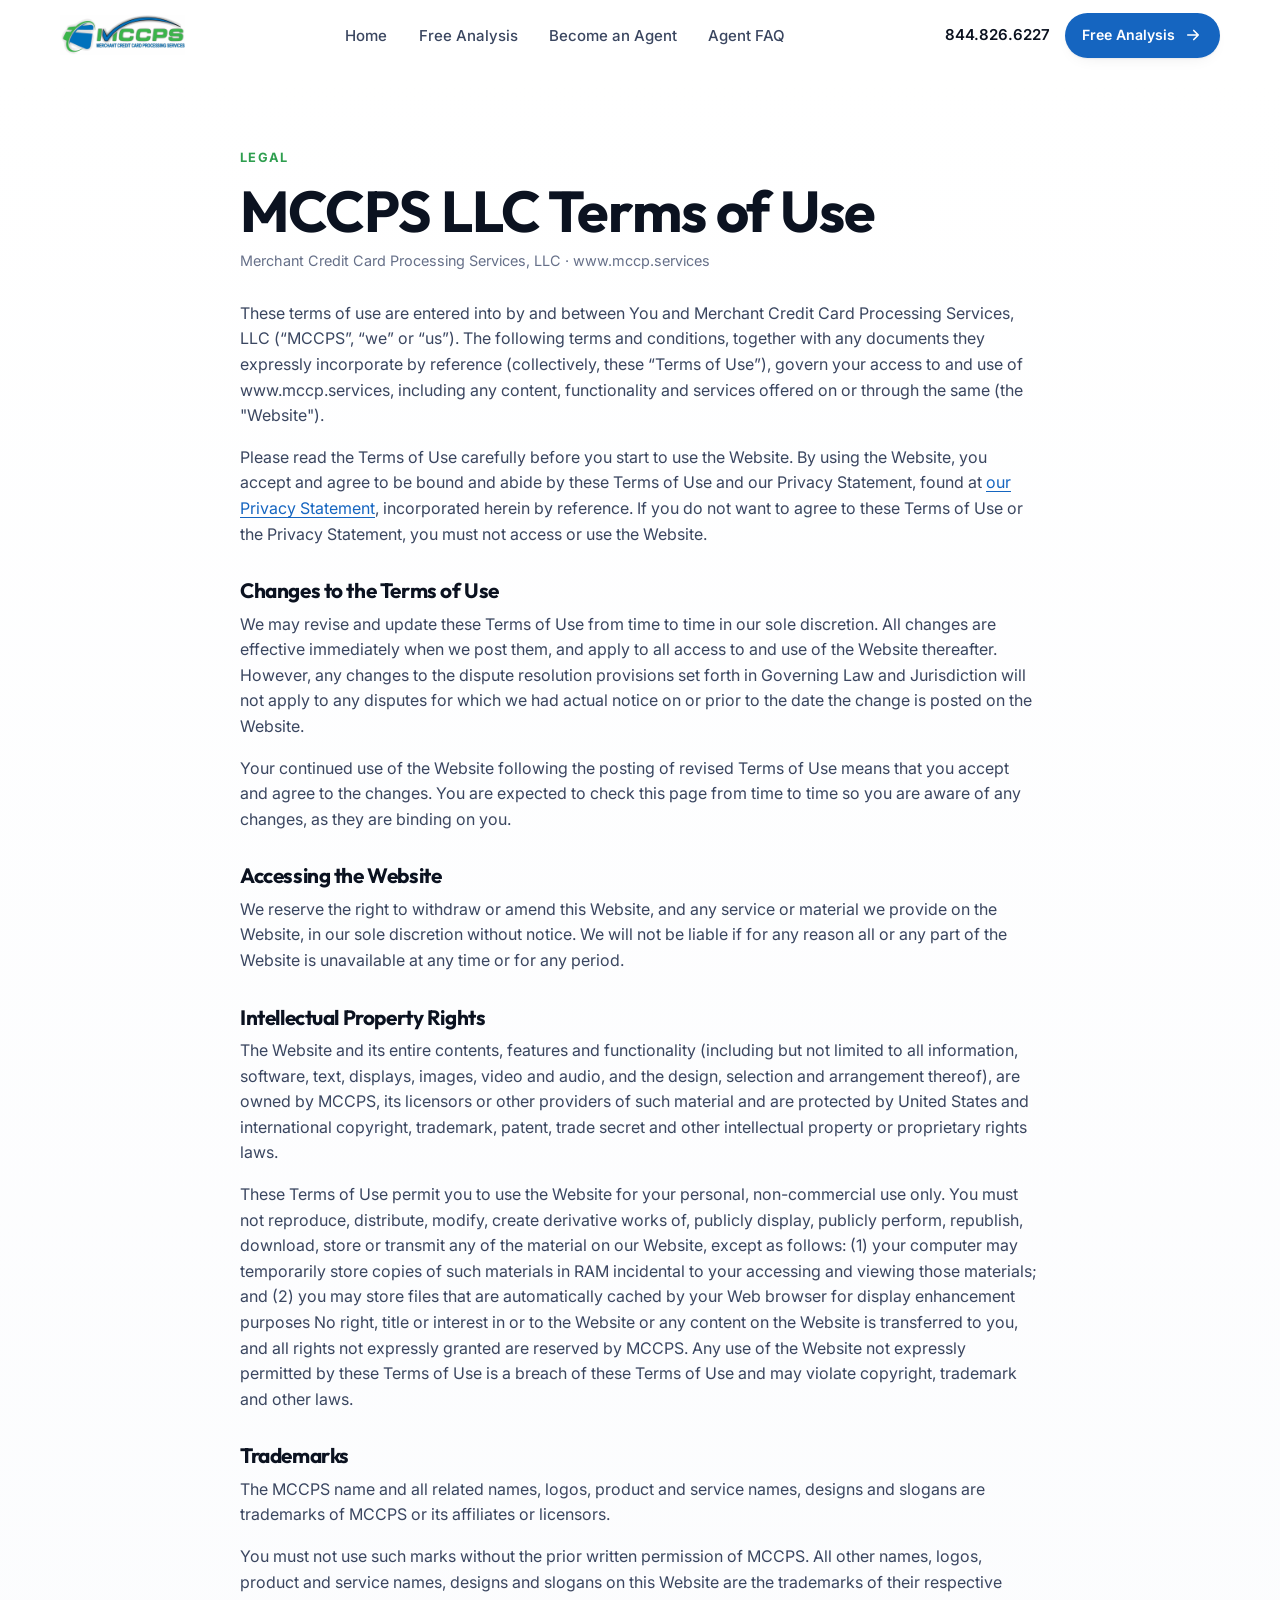
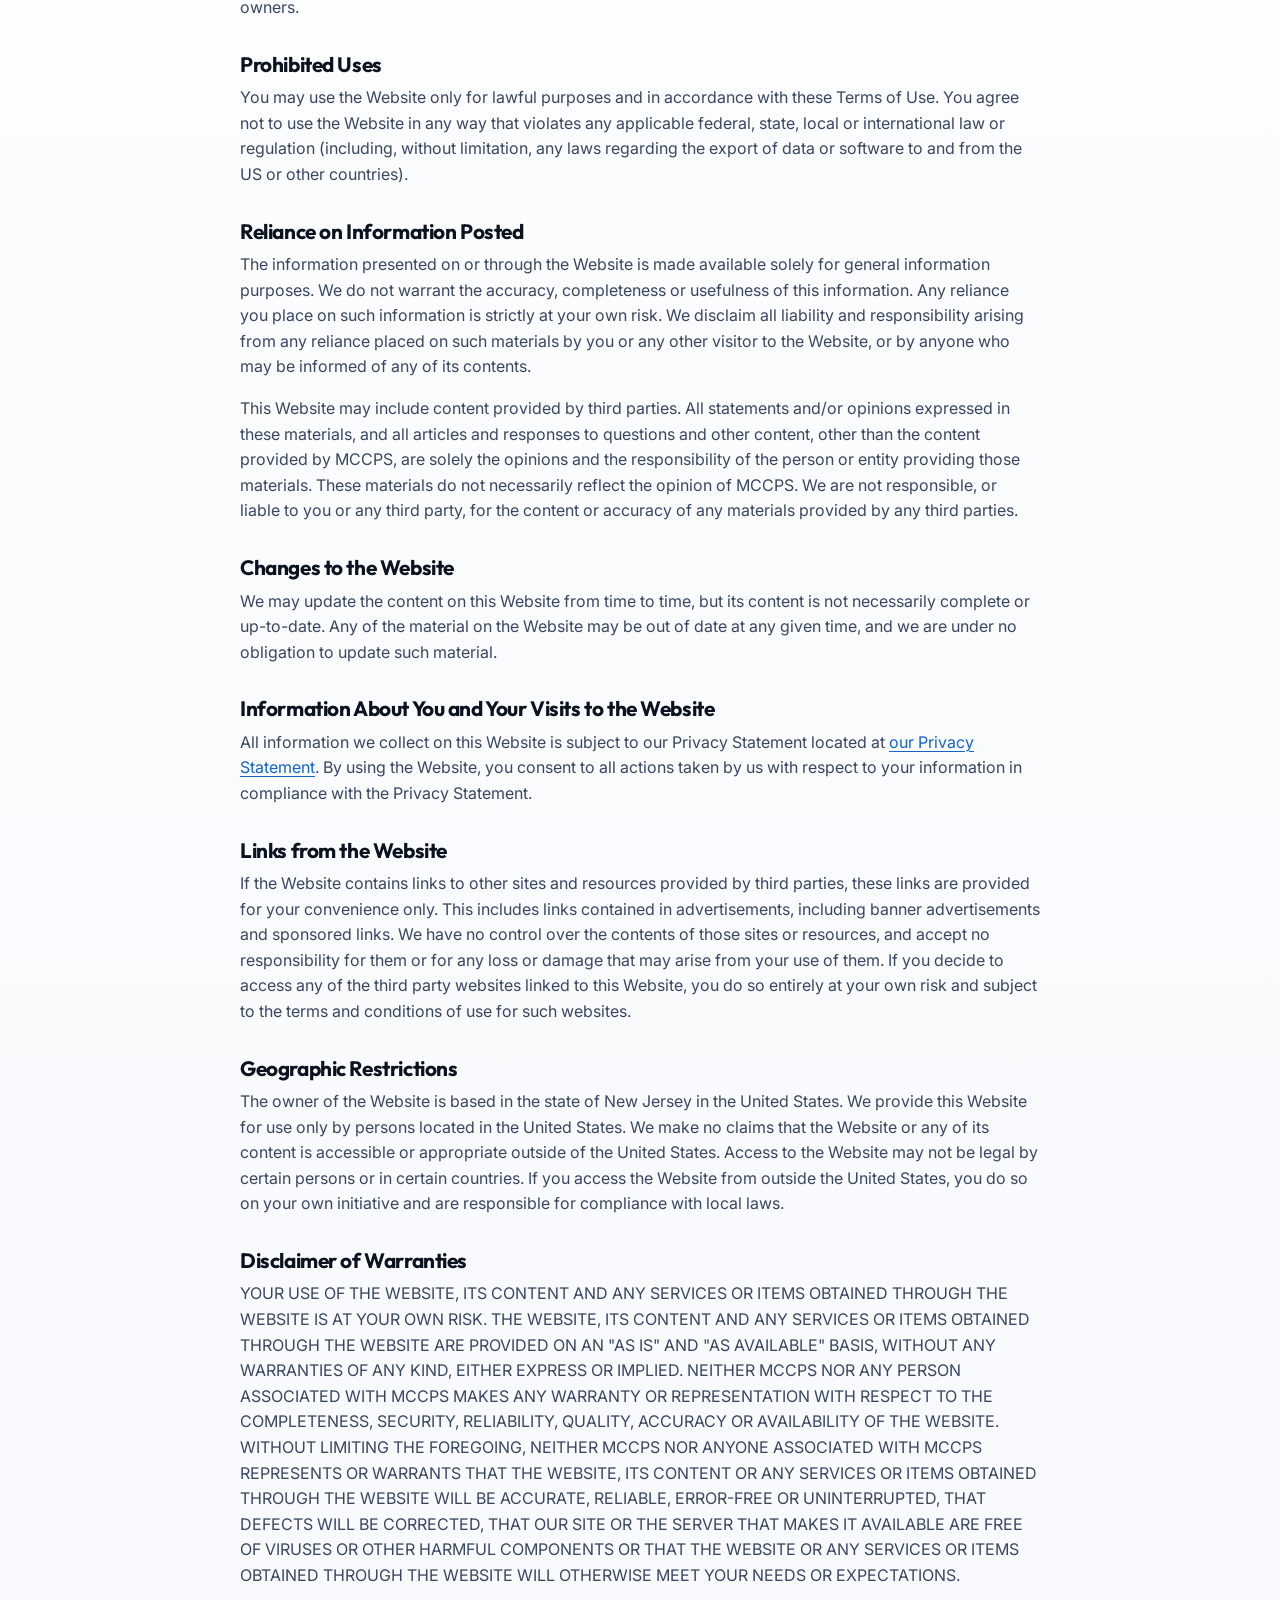
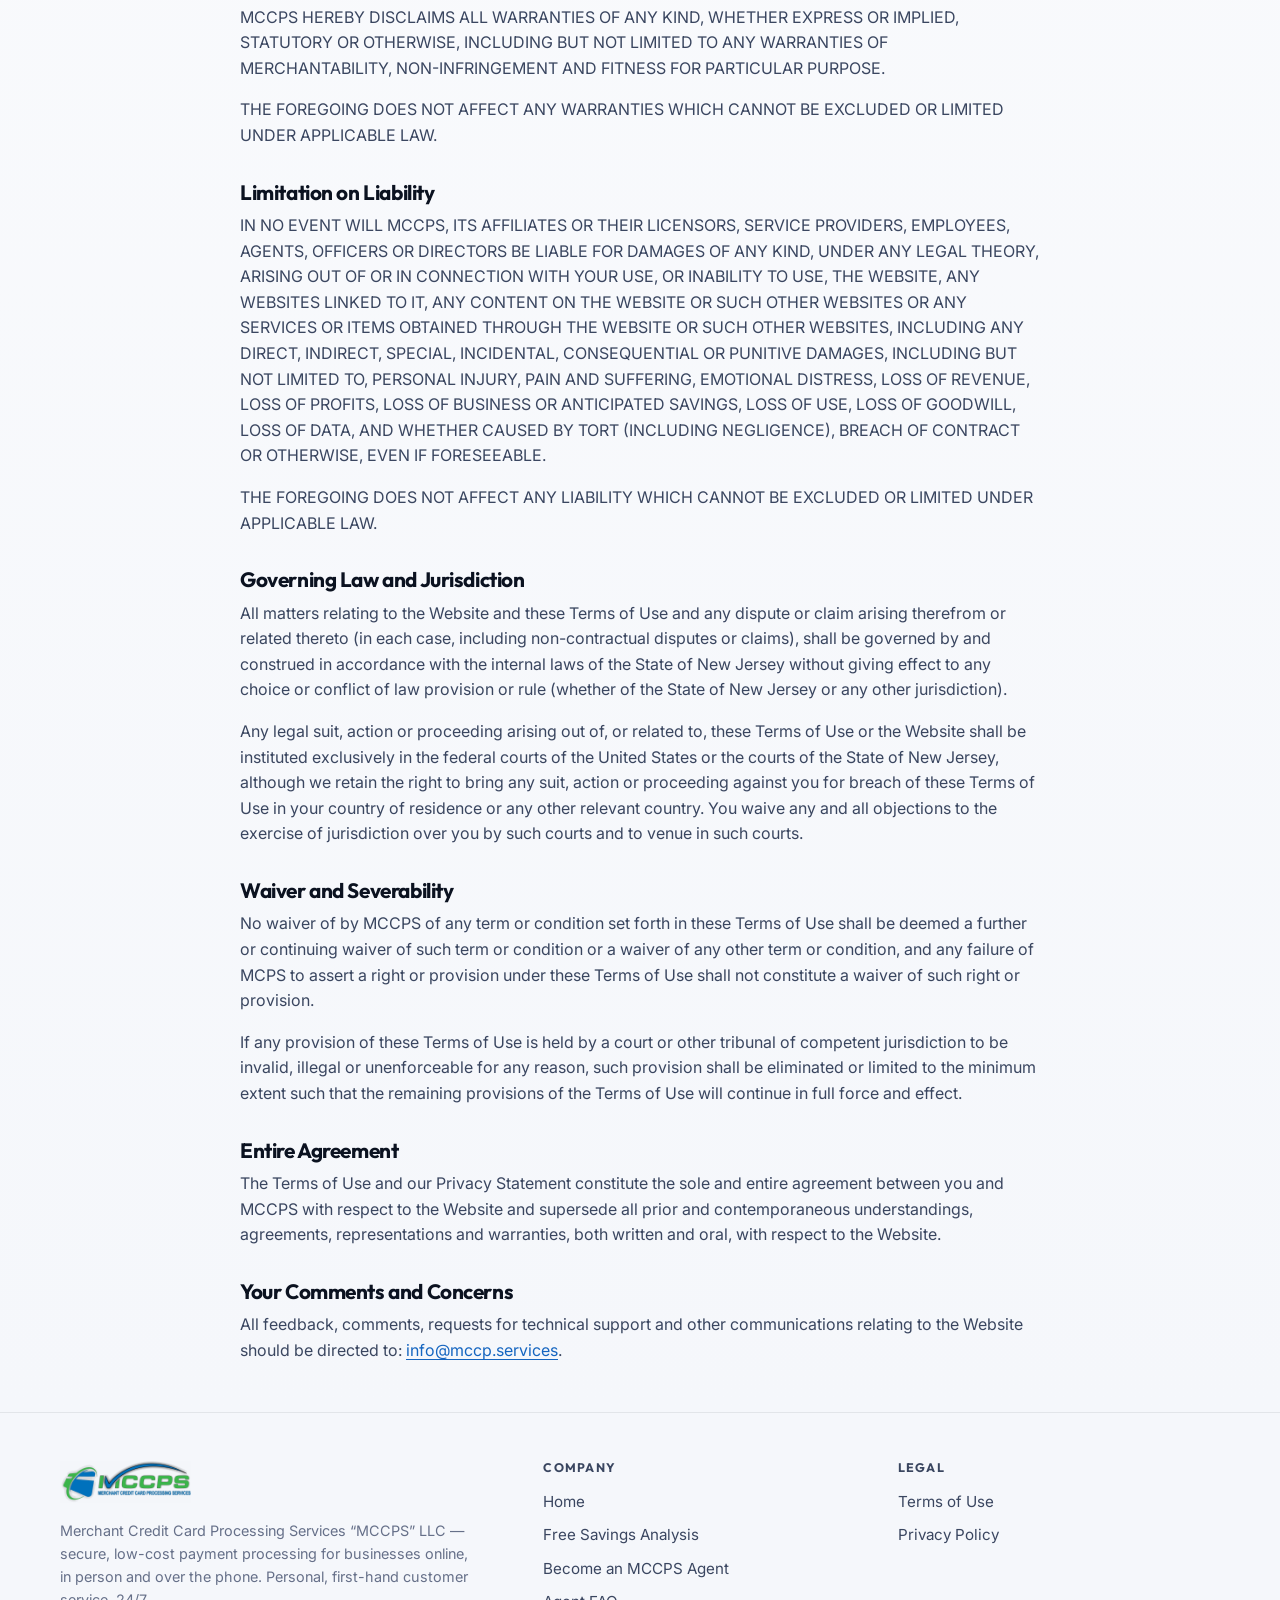
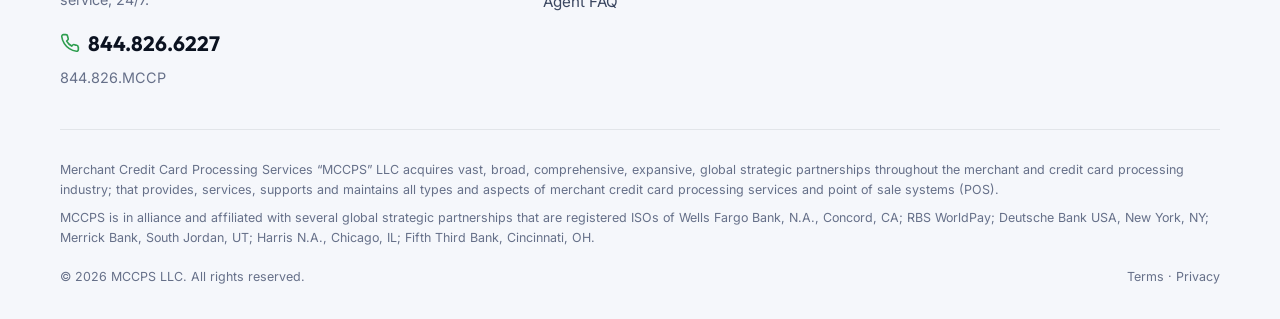
<file: terms.html>
<!DOCTYPE html>
<html lang="en">
<head>
<meta charset="utf-8">
<meta name="viewport" content="width=device-width, initial-scale=1, viewport-fit=cover">
<title>MCCPS LLC Terms of Use — MCCPS</title>
<meta name="description" content="MCCPS LLC Terms of Use for www.mccp.services, Merchant Credit Card Processing Services LLC.">
<meta name="robots" content="index, follow, max-image-preview:large, max-snippet:-1, max-video-preview:-1">
<meta name="keywords" content="merchant credit card processing, payment processing, zero processing fees, dual pricing, next day funding, EMV, contactless, payment gateway, POS, ISO agent program, MCCPS">
<meta name="author" content="MCCPS LLC">
<meta name="theme-color" content="#02050c">
<meta name="color-scheme" content="dark">
<link rel="canonical" href="https://joe-miz.com/mccp-services/terms.html">
<link rel="manifest" href="site.webmanifest">
<link rel="icon" type="image/png" sizes="64x64" href="assets/favicon.png">
<link rel="apple-touch-icon" sizes="180x180" href="assets/apple-touch-icon.png">
<!-- Open Graph (iMessage, WhatsApp, Facebook, LinkedIn, Slack link previews) -->
<meta property="og:type" content="article">
<meta property="og:site_name" content="MCCPS — Merchant Credit Card Processing Services">
<meta property="og:locale" content="en_US">
<meta property="og:title" content="MCCPS LLC Terms of Use — MCCPS">
<meta property="og:description" content="MCCPS LLC Terms of Use for www.mccp.services, Merchant Credit Card Processing Services LLC.">
<meta property="og:url" content="https://joe-miz.com/mccp-services/terms.html">
<meta property="og:image" content="https://joe-miz.com/mccp-services/assets/og.jpg">
<meta property="og:image:secure_url" content="https://joe-miz.com/mccp-services/assets/og.jpg">
<meta property="og:image:type" content="image/jpeg">
<meta property="og:image:width" content="1200">
<meta property="og:image:height" content="630">
<meta property="og:image:alt" content="MCCPS — Payments, re-engineered. 3D payment card over a dark futuristic background.">
<meta property="og:phone_number" content="+1-844-826-6227">
<!-- Twitter / X -->
<meta name="twitter:card" content="summary_large_image">
<meta name="twitter:title" content="MCCPS LLC Terms of Use — MCCPS">
<meta name="twitter:description" content="MCCPS LLC Terms of Use for www.mccp.services, Merchant Credit Card Processing Services LLC.">
<meta name="twitter:image" content="https://joe-miz.com/mccp-services/assets/og.jpg">
<meta name="twitter:image:alt" content="MCCPS — Payments, re-engineered.">
<!-- iOS / Android -->
<meta name="apple-mobile-web-app-title" content="MCCPS">
<meta name="application-name" content="MCCPS">
<meta name="apple-mobile-web-app-capable" content="yes">
<meta name="apple-mobile-web-app-status-bar-style" content="black-translucent">
<meta name="mobile-web-app-capable" content="yes">
<meta name="format-detection" content="telephone=yes">
<meta name="msapplication-TileColor" content="#02050c">
<meta name="msapplication-TileImage" content="assets/apple-touch-icon.png">
<link rel="preconnect" href="https://fonts.googleapis.com">
<link rel="preconnect" href="https://fonts.gstatic.com" crossorigin>
<link href="https://fonts.googleapis.com/css2?family=Inter:wght@400;500;600&family=Outfit:wght@500;600;700&display=swap" rel="stylesheet">
<link rel="stylesheet" href="styles.css">
<script type="application/ld+json">{"@context": "https://schema.org", "@type": "BreadcrumbList", "itemListElement": [{"@type": "ListItem", "position": 1, "name": "Home", "item": "https://joe-miz.com/mccp-services/"}, {"@type": "ListItem", "position": 2, "name": "Terms of Use", "item": "https://joe-miz.com/mccp-services/terms.html"}]}</script>


</head>
<body>
<header class="nav">
  <div class="container nav__inner">
    <a class="nav__logo" href="index.html" aria-label="MCCPS home"><img src="assets/logo.png" alt="MCCPS — Merchant Credit Card Processing Services" width="236" height="76"></a>
    <nav aria-label="Primary"><ul class="nav__links"><li><a href="index.html">Home</a></li><li><a href="free-analysis.html">Free Analysis</a></li><li><a href="agents.html">Become an Agent</a></li><li><a href="faq.html">Agent FAQ</a></li></ul></nav>
    <div class="nav__cta">
      <a class="nav__phone" href="tel:+18448266227">844.826.6227</a>
      <a class="btn btn--primary btn--sm" href="free-analysis.html">Free Analysis <svg viewBox="0 0 24 24" fill="none" stroke="currentColor" stroke-width="2.2" stroke-linecap="round" stroke-linejoin="round"><path d="M5 12h14M13 6l6 6-6 6"/></svg></a>
    </div>
    <button class="nav__burger" aria-label="Open menu" aria-expanded="false" aria-controls="mobile-menu"><span></span><span></span><span></span></button>
  </div>
</header>
<div class="mobile-menu" id="mobile-menu">
  <a href="index.html">Home</a><a href="free-analysis.html">Free Analysis</a><a href="agents.html">Become an Agent</a><a href="faq.html">Agent FAQ</a>
  <a class="btn btn--primary" href="free-analysis.html">Get Your Free Analysis <svg viewBox="0 0 24 24" fill="none" stroke="currentColor" stroke-width="2.2" stroke-linecap="round" stroke-linejoin="round"><path d="M5 12h14M13 6l6 6-6 6"/></svg></a>
  <a class="mobile-menu__phone" href="tel:+18448266227">Call 844.826.6227</a>
</div>

<section class="page-hero">
  <div class="container prose">
    <span class="kicker">Legal</span>
    <h1>MCCPS LLC Terms of Use</h1>
    <p class="meta">Merchant Credit Card Processing Services, LLC · www.mccp.services</p>
    <p>These terms of use are entered into by and between You and Merchant Credit Card Processing Services, LLC (“MCCPS”, “we” or “us”). The following terms and conditions, together with any documents they expressly incorporate by reference (collectively, these “Terms of Use”), govern your access to and use of www.mccp.services, including any content, functionality and services offered on or through the same (the &quot;Website&quot;).</p>
<p>Please read the Terms of Use carefully before you start to use the Website. By using the Website, you accept and agree to be bound and abide by these Terms of Use and our Privacy Statement, found at <a href="privacy.html">our Privacy Statement</a>, incorporated herein by reference. If you do not want to agree to these Terms of Use or the Privacy Statement, you must not access or use the Website.</p>
<h2>Changes to the Terms of Use</h2>
<p>We may revise and update these Terms of Use from time to time in our sole discretion. All changes are effective immediately when we post them, and apply to all access to and use of the Website thereafter. However, any changes to the dispute resolution provisions set forth in Governing Law and Jurisdiction will not apply to any disputes for which we had actual notice on or prior to the date the change is posted on the Website.</p>
<p>Your continued use of the Website following the posting of revised Terms of Use means that you accept and agree to the changes. You are expected to check this page from time to time so you are aware of any changes, as they are binding on you.</p>
<h2>Accessing the Website</h2>
<p>We reserve the right to withdraw or amend this Website, and any service or material we provide on the Website, in our sole discretion without notice. We will not be liable if for any reason all or any part of the Website is unavailable at any time or for any period.</p>
<h2>Intellectual Property Rights</h2>
<p>The Website and its entire contents, features and functionality (including but not limited to all information, software, text, displays, images, video and audio, and the design, selection and arrangement thereof), are owned by MCCPS, its licensors or other providers of such material and are protected by United States and international copyright, trademark, patent, trade secret and other intellectual property or proprietary rights laws.</p>
<p>These Terms of Use permit you to use the Website for your personal, non-commercial use only. You must not reproduce, distribute, modify, create derivative works of, publicly display, publicly perform, republish, download, store or transmit any of the material on our Website, except as follows: (1) your computer may temporarily store copies of such materials in RAM incidental to your accessing and viewing those materials; and (2) you may store files that are automatically cached by your Web browser for display enhancement purposes No right, title or interest in or to the Website or any content on the Website is transferred to you, and all rights not expressly granted are reserved by MCCPS. Any use of the Website not expressly permitted by these Terms of Use is a breach of these Terms of Use and may violate copyright, trademark and other laws.</p>
<h2>Trademarks</h2>
<p>The MCCPS name and all related names, logos, product and service names, designs and slogans are trademarks of MCCPS or its affiliates or licensors.</p>
<p>You must not use such marks without the prior written permission of MCCPS. All other names, logos, product and service names, designs and slogans on this Website are the trademarks of their respective owners.</p>
<h2>Prohibited Uses</h2>
<p>You may use the Website only for lawful purposes and in accordance with these Terms of Use. You agree not to use the Website in any way that violates any applicable federal, state, local or international law or regulation (including, without limitation, any laws regarding the export of data or software to and from the US or other countries).</p>
<h2>Reliance on Information Posted</h2>
<p>The information presented on or through the Website is made available solely for general information purposes. We do not warrant the accuracy, completeness or usefulness of this information. Any reliance you place on such information is strictly at your own risk. We disclaim all liability and responsibility arising from any reliance placed on such materials by you or any other visitor to the Website, or by anyone who may be informed of any of its contents.</p>
<p>This Website may include content provided by third parties. All statements and/or opinions expressed in these materials, and all articles and responses to questions and other content, other than the content provided by MCCPS, are solely the opinions and the responsibility of the person or entity providing those materials. These materials do not necessarily reflect the opinion of MCCPS. We are not responsible, or liable to you or any third party, for the content or accuracy of any materials provided by any third parties.</p>
<h2>Changes to the Website</h2>
<p>We may update the content on this Website from time to time, but its content is not necessarily complete or up-to-date. Any of the material on the Website may be out of date at any given time, and we are under no obligation to update such material.</p>
<h2>Information About You and Your Visits to the Website</h2>
<p>All information we collect on this Website is subject to our Privacy Statement located at <a href="privacy.html">our Privacy Statement</a>. By using the Website, you consent to all actions taken by us with respect to your information in compliance with the Privacy Statement.</p>
<h2>Links from the Website</h2>
<p>If the Website contains links to other sites and resources provided by third parties, these links are provided for your convenience only. This includes links contained in advertisements, including banner advertisements and sponsored links. We have no control over the contents of those sites or resources, and accept no responsibility for them or for any loss or damage that may arise from your use of them. If you decide to access any of the third party websites linked to this Website, you do so entirely at your own risk and subject to the terms and conditions of use for such websites.</p>
<h2>Geographic Restrictions</h2>
<p>The owner of the Website is based in the state of New Jersey in the United States. We provide this Website for use only by persons located in the United States. We make no claims that the Website or any of its content is accessible or appropriate outside of the United States. Access to the Website may not be legal by certain persons or in certain countries. If you access the Website from outside the United States, you do so on your own initiative and are responsible for compliance with local laws.</p>
<h2>Disclaimer of Warranties</h2>
<p>YOUR USE OF THE WEBSITE, ITS CONTENT AND ANY SERVICES OR ITEMS OBTAINED THROUGH THE WEBSITE IS AT YOUR OWN RISK. THE WEBSITE, ITS CONTENT AND ANY SERVICES OR ITEMS OBTAINED THROUGH THE WEBSITE ARE PROVIDED ON AN &quot;AS IS&quot; AND &quot;AS AVAILABLE&quot; BASIS, WITHOUT ANY WARRANTIES OF ANY KIND, EITHER EXPRESS OR IMPLIED. NEITHER MCCPS NOR ANY PERSON ASSOCIATED WITH MCCPS MAKES ANY WARRANTY OR REPRESENTATION WITH RESPECT TO THE COMPLETENESS, SECURITY, RELIABILITY, QUALITY, ACCURACY OR AVAILABILITY OF THE WEBSITE. WITHOUT LIMITING THE FOREGOING, NEITHER MCCPS NOR ANYONE ASSOCIATED WITH MCCPS REPRESENTS OR WARRANTS THAT THE WEBSITE, ITS CONTENT OR ANY SERVICES OR ITEMS OBTAINED THROUGH THE WEBSITE WILL BE ACCURATE, RELIABLE, ERROR-FREE OR UNINTERRUPTED, THAT DEFECTS WILL BE CORRECTED, THAT OUR SITE OR THE SERVER THAT MAKES IT AVAILABLE ARE FREE OF VIRUSES OR OTHER HARMFUL COMPONENTS OR THAT THE WEBSITE OR ANY SERVICES OR ITEMS OBTAINED THROUGH THE WEBSITE WILL OTHERWISE MEET YOUR NEEDS OR EXPECTATIONS.</p>
<p>MCCPS HEREBY DISCLAIMS ALL WARRANTIES OF ANY KIND, WHETHER EXPRESS OR IMPLIED, STATUTORY OR OTHERWISE, INCLUDING BUT NOT LIMITED TO ANY WARRANTIES OF MERCHANTABILITY, NON-INFRINGEMENT AND FITNESS FOR PARTICULAR PURPOSE.</p>
<p>THE FOREGOING DOES NOT AFFECT ANY WARRANTIES WHICH CANNOT BE EXCLUDED OR LIMITED UNDER APPLICABLE LAW.</p>
<h2>Limitation on Liability</h2>
<p>IN NO EVENT WILL MCCPS, ITS AFFILIATES OR THEIR LICENSORS, SERVICE PROVIDERS, EMPLOYEES, AGENTS, OFFICERS OR DIRECTORS BE LIABLE FOR DAMAGES OF ANY KIND, UNDER ANY LEGAL THEORY, ARISING OUT OF OR IN CONNECTION WITH YOUR USE, OR INABILITY TO USE, THE WEBSITE, ANY WEBSITES LINKED TO IT, ANY CONTENT ON THE WEBSITE OR SUCH OTHER WEBSITES OR ANY SERVICES OR ITEMS OBTAINED THROUGH THE WEBSITE OR SUCH OTHER WEBSITES, INCLUDING ANY DIRECT, INDIRECT, SPECIAL, INCIDENTAL, CONSEQUENTIAL OR PUNITIVE DAMAGES, INCLUDING BUT NOT LIMITED TO, PERSONAL INJURY, PAIN AND SUFFERING, EMOTIONAL DISTRESS, LOSS OF REVENUE, LOSS OF PROFITS, LOSS OF BUSINESS OR ANTICIPATED SAVINGS, LOSS OF USE, LOSS OF GOODWILL, LOSS OF DATA, AND WHETHER CAUSED BY TORT (INCLUDING NEGLIGENCE), BREACH OF CONTRACT OR OTHERWISE, EVEN IF FORESEEABLE.</p>
<p>THE FOREGOING DOES NOT AFFECT ANY LIABILITY WHICH CANNOT BE EXCLUDED OR LIMITED UNDER APPLICABLE LAW.</p>
<h2>Governing Law and Jurisdiction</h2>
<p>All matters relating to the Website and these Terms of Use and any dispute or claim arising therefrom or related thereto (in each case, including non-contractual disputes or claims), shall be governed by and construed in accordance with the internal laws of the State of New Jersey without giving effect to any choice or conflict of law provision or rule (whether of the State of New Jersey or any other jurisdiction).</p>
<p>Any legal suit, action or proceeding arising out of, or related to, these Terms of Use or the Website shall be instituted exclusively in the federal courts of the United States or the courts of the State of New Jersey, although we retain the right to bring any suit, action or proceeding against you for breach of these Terms of Use in your country of residence or any other relevant country. You waive any and all objections to the exercise of jurisdiction over you by such courts and to venue in such courts.</p>
<h2>Waiver and Severability</h2>
<p>No waiver of by MCCPS of any term or condition set forth in these Terms of Use shall be deemed a further or continuing waiver of such term or condition or a waiver of any other term or condition, and any failure of MCPS to assert a right or provision under these Terms of Use shall not constitute a waiver of such right or provision.</p>
<p>If any provision of these Terms of Use is held by a court or other tribunal of competent jurisdiction to be invalid, illegal or unenforceable for any reason, such provision shall be eliminated or limited to the minimum extent such that the remaining provisions of the Terms of Use will continue in full force and effect.</p>
<h2>Entire Agreement</h2>
<p>The Terms of Use and our Privacy Statement constitute the sole and entire agreement between you and MCCPS with respect to the Website and supersede all prior and contemporaneous understandings, agreements, representations and warranties, both written and oral, with respect to the Website.</p>
<h2>Your Comments and Concerns</h2>
<p>All feedback, comments, requests for technical support and other communications relating to the Website should be directed to: <a href="mailto:info@mccp.services">info@mccp.services</a>.</p>
  </div>
</section>
<footer class="footer">
  <div class="container">
    <div class="footer__grid">
      <div>
        <a class="footer__logo" href="index.html"><img src="assets/logo.png" alt="MCCPS" width="236" height="76"></a>
        <p>Merchant Credit Card Processing Services “MCCPS” LLC — secure, low-cost payment processing for businesses online, in person and over the phone. Personal, first-hand customer service, 24/7.</p>
        <a class="footer__phone mt-1" href="tel:+18448266227"><svg viewBox="0 0 24 24" fill="none" stroke="currentColor" stroke-width="2" stroke-linecap="round" stroke-linejoin="round"><path d="M22 16.9v3a2 2 0 0 1-2.2 2 19.8 19.8 0 0 1-8.6-3.1 19.5 19.5 0 0 1-6-6A19.8 19.8 0 0 1 2.1 4.2 2 2 0 0 1 4.1 2h3a2 2 0 0 1 2 1.7c.1.9.4 1.8.7 2.6a2 2 0 0 1-.5 2.1L8 9.7a16 16 0 0 0 6 6l1.3-1.3a2 2 0 0 1 2.1-.4c.8.3 1.7.6 2.6.7a2 2 0 0 1 1.7 2z"/></svg> 844.826.6227</a>
        <p class="small" style="margin-top:.3rem">844.826.MCCP</p>
      </div>
      <div>
        <h4>Company</h4>
        <ul>
          <li><a href="index.html">Home</a></li>
          <li><a href="free-analysis.html">Free Savings Analysis</a></li>
          <li><a href="agents.html">Become an MCCPS Agent</a></li>
          <li><a href="faq.html">Agent FAQ</a></li>
        </ul>
      </div>
      <div>
        <h4>Legal</h4>
        <ul>
          <li><a href="terms.html">Terms of Use</a></li>
          <li><a href="privacy.html">Privacy Policy</a></li>
        </ul>
      </div>
    </div>
    <div class="footer__legal">
      <p>Merchant Credit Card Processing Services “MCCPS” LLC acquires vast, broad, comprehensive, expansive, global strategic partnerships throughout the merchant and credit card processing industry; that provides, services, supports and maintains all types and aspects of merchant credit card processing services and point of sale systems (POS).</p>
      <p>MCCPS is in alliance and affiliated with several global strategic partnerships that are registered ISOs of Wells Fargo Bank, N.A., Concord, CA; RBS WorldPay; Deutsche Bank USA, New York, NY; Merrick Bank, South Jordan, UT; Harris N.A., Chicago, IL; Fifth Third Bank, Cincinnati, OH.</p>
      <div class="footer__bottom">
        <span>© <span data-year>2026</span> MCCPS LLC. All rights reserved.</span>
        <span><a href="terms.html">Terms</a> · <a href="privacy.html">Privacy</a></span>
      </div>
    </div>
  </div>
</footer>

<script src="site.config.js"></script>
<script src="app.js" defer></script>
</body>
</html>
</file>
<file: styles.css>
/* ==========================================================================
   MCCPS — Merchant Credit Card Processing Services
   Light, simple, product-led (Square / Toast / Clover feel). Brand blue + green.
   ========================================================================== */

:root {
  --bg: #ffffff;
  --bg-2: #f5f7fb;        /* alternate section */
  --bg-3: #eef2f8;
  --ink: #0b1220;
  --ink-2: #3a4660;
  --muted: #667089;
  --line: rgba(11, 18, 32, 0.08);
  --line-2: rgba(11, 18, 32, 0.14);
  --card: #ffffff;

  --blue: #1565c0;
  --blue-2: #1e7df0;
  --blue-soft: #e8f1fd;
  --green: #2e9e4f;
  --green-2: #43a047;
  --green-soft: #e7f6ec;
  --grad: linear-gradient(135deg, var(--blue) 0%, var(--green-2) 100%);

  --shadow-sm: 0 1px 2px rgba(11,18,32,.06), 0 6px 18px -10px rgba(11,18,32,.12);
  --shadow: 0 2px 6px rgba(11,18,32,.05), 0 18px 40px -22px rgba(11,18,32,.25);
  --shadow-lg: 0 30px 60px -30px rgba(11,18,32,.35);

  --radius: 14px;
  --radius-lg: 22px;
  --nav-h: 72px;
  --max: 1160px;
  --ease: cubic-bezier(0.22, 1, 0.36, 1);
  --font-display: "Outfit", "Inter", system-ui, -apple-system, "Segoe UI", sans-serif;
  --font-body: "Inter", system-ui, -apple-system, "Segoe UI", Roboto, sans-serif;
}

*, *::before, *::after { box-sizing: border-box; }
html { scroll-behavior: smooth; -webkit-text-size-adjust: 100%; }
@media (prefers-reduced-motion: reduce) { html { scroll-behavior: auto; } }
body { margin: 0; background: var(--bg); color: var(--ink); font-family: var(--font-body); font-size: 16px; line-height: 1.6; -webkit-font-smoothing: antialiased; -moz-osx-font-smoothing: grayscale; overflow-x: hidden; }
img, svg, video, canvas { max-width: 100%; display: block; }
a { color: inherit; text-decoration: none; }
button, input, select, textarea { font: inherit; color: inherit; }
h1, h2, h3, h4 { font-family: var(--font-display); letter-spacing: -0.02em; line-height: 1.1; margin: 0; color: var(--ink); }
p { margin: 0; }
::selection { background: rgba(21,101,192,.18); }

.container { width: min(var(--max), 100% - 2.5rem); margin-inline: auto; }
.sr-only { position: absolute; width: 1px; height: 1px; padding: 0; margin: -1px; overflow: hidden; clip: rect(0 0 0 0); white-space: nowrap; border: 0; }
.gt { color: var(--blue); }   /* accent word (was gradient text) */

/* ------------------------------------------------------------------ Nav */
.nav { position: sticky; top: 0; z-index: 50; height: var(--nav-h); display: flex; align-items: center; background: rgba(255,255,255,.85); backdrop-filter: blur(14px); -webkit-backdrop-filter: blur(14px); border-bottom: 1px solid transparent; transition: border-color .3s, box-shadow .3s; }
.nav.is-scrolled { border-bottom-color: var(--line); box-shadow: 0 4px 20px -16px rgba(11,18,32,.25); }
.nav__inner { display: flex; align-items: center; justify-content: space-between; gap: 1rem; }
.nav__logo img { height: 40px; width: auto; }
.nav__links { display: none; align-items: center; gap: .25rem; list-style: none; margin: 0; padding: 0; }
.nav__links a { padding: .55rem .85rem; border-radius: 999px; color: var(--ink-2); font-size: .94rem; font-weight: 500; transition: color .2s, background .2s; }
.nav__links a:hover, .nav__links a[aria-current="page"] { color: var(--ink); background: var(--bg-2); }
.nav__cta { display: none; align-items: center; gap: .9rem; }
.nav__phone { color: var(--ink); font-weight: 600; font-size: .94rem; }
.nav__burger { display: inline-flex; flex-direction: column; justify-content: center; gap: 5px; width: 44px; height: 44px; padding: 10px; border-radius: 12px; background: var(--bg-2); border: 1px solid var(--line); cursor: pointer; }
.nav__burger span { height: 2px; background: var(--ink); border-radius: 2px; transition: transform .35s var(--ease), opacity .25s; transform-origin: center; }
.nav__burger[aria-expanded="true"] span:nth-child(1) { transform: translateY(7px) rotate(45deg); }
.nav__burger[aria-expanded="true"] span:nth-child(2) { opacity: 0; }
.nav__burger[aria-expanded="true"] span:nth-child(3) { transform: translateY(-7px) rotate(-45deg); }
.mobile-menu { position: fixed; inset: var(--nav-h) 0 0 0; z-index: 49; background: #fff; padding: 1rem 1.25rem 2rem; display: flex; flex-direction: column; gap: .25rem; transform: translateY(-8px); opacity: 0; pointer-events: none; transition: opacity .25s, transform .3s var(--ease); }
.mobile-menu.is-open { opacity: 1; transform: none; pointer-events: auto; }
.mobile-menu a { padding: 1rem .75rem; border-radius: 12px; font-size: 1.15rem; font-weight: 600; color: var(--ink); border-bottom: 1px solid var(--line); }
.mobile-menu .btn { margin-top: 1rem; justify-content: center; border-bottom: 0; }
.mobile-menu__phone { margin-top: auto; color: var(--muted); font-size: .95rem; text-align: center; border-bottom: 0 !important; }
@media (min-width: 960px) { .nav__links, .nav__cta { display: flex; } .nav__burger, .mobile-menu { display: none; } }

/* --------------------------------------------------------------- Buttons */
.btn { position: relative; display: inline-flex; align-items: center; justify-content: center; gap: .55rem; padding: .9rem 1.4rem; border-radius: 999px; font-weight: 600; font-size: .97rem; border: 1px solid transparent; cursor: pointer; white-space: nowrap; transition: transform .25s var(--ease), box-shadow .25s var(--ease), background .2s, border-color .2s, color .2s; }
.btn svg { width: 18px; height: 18px; transition: transform .25s var(--ease); }
.btn:hover svg { transform: translateX(3px); }
.btn--primary { color: #fff; background: var(--blue); box-shadow: var(--shadow-sm); }
.btn--primary:hover { background: #0f56a8; transform: translateY(-1px); box-shadow: var(--shadow); }
.btn--ghost { color: var(--ink); background: #fff; border-color: var(--line-2); }
.btn--ghost:hover { border-color: var(--ink); transform: translateY(-1px); }
.btn--green { color: #fff; background: var(--green); } .btn--green:hover { background: #257f40; }
.btn--sm { padding: .65rem 1.05rem; font-size: .88rem; }
.btn--lg { padding: 1.05rem 1.7rem; font-size: 1.05rem; }
.btn--block { width: 100%; }

/* ------------------------------------------------------------------ Hero */
.hero { position: relative; padding: clamp(2.5rem, 6vw, 5rem) 0 clamp(2rem, 5vw, 4rem); background: linear-gradient(to bottom, #fff, var(--bg-2)); }
.hero__inner { display: grid; gap: 2rem; align-items: center; }
.hero__copy { max-width: 620px; }
.eyebrow { display: inline-flex; align-items: center; gap: .55rem; padding: .4rem .85rem .4rem .5rem; border-radius: 999px; border: 1px solid var(--line-2); background: #fff; font-size: .8rem; font-weight: 600; letter-spacing: .02em; color: var(--ink-2); }
.eyebrow__dot { width: 20px; height: 20px; border-radius: 50%; display: grid; place-items: center; background: var(--green-soft); }
.eyebrow__dot::before { content: ""; width: 8px; height: 8px; border-radius: 50%; background: var(--green); }
.hero h1 { margin-top: 1.2rem; font-size: clamp(2.5rem, 6vw, 4.4rem); font-weight: 700; line-height: 1.04; letter-spacing: -.03em; text-wrap: balance; }
.hero__sub { margin-top: 1.2rem; font-size: clamp(1.05rem, 1.4vw, 1.2rem); color: var(--ink-2); max-width: 540px; text-wrap: pretty; }
.hero__actions { display: flex; flex-wrap: wrap; gap: .75rem; margin-top: 1.8rem; }
.hero__meta { display: flex; flex-wrap: wrap; gap: .8rem 1.6rem; margin-top: 1.6rem; color: var(--muted); font-size: .9rem; }
.hero__meta span { display: inline-flex; align-items: center; gap: .45rem; }
.hero__meta svg { width: 16px; height: 16px; color: var(--green); }
.hero__visual { position: relative; aspect-ratio: 1 / .8; min-height: 300px; border-radius: var(--radius-lg); background: radial-gradient(120% 90% at 50% 0%, #fff 0%, var(--bg-3) 100%); border: 1px solid var(--line); overflow: hidden; box-shadow: var(--shadow); }
.hero__visual canvas { position: absolute; inset: 0; width: 100% !important; height: 100% !important; touch-action: pan-y; cursor: grab; }
.hero__visual canvas:active { cursor: grabbing; }
.hero__visual-hint { position: absolute; left: 50%; bottom: .9rem; transform: translateX(-50%); padding: .35rem .75rem; border-radius: 999px; background: rgba(255,255,255,.85); border: 1px solid var(--line); font-size: .75rem; color: var(--muted); pointer-events: none; white-space: nowrap; }
.hero__stats { display: grid; grid-template-columns: repeat(2, 1fr); gap: .75rem; margin-top: 1.5rem; }
.stat { padding: 1rem 1.1rem; border-radius: var(--radius); border: 1px solid var(--line); background: #fff; box-shadow: var(--shadow-sm); }
.stat__num { font-family: var(--font-display); font-size: clamp(1.5rem, 2.6vw, 1.9rem); font-weight: 700; letter-spacing: -.02em; color: var(--blue); }
.stat__label { color: var(--muted); font-size: .85rem; margin-top: .1rem; }
@media (min-width: 960px) { .hero__inner { grid-template-columns: 1.05fr .95fr; gap: 3rem; } .hero__stats { grid-template-columns: repeat(4, 1fr); } }

/* --------------------------------------------------------------- Sections */
.section { position: relative; padding: clamp(3.5rem, 7vw, 6rem) 0; }
.section--alt { background: var(--bg-2); }
.section--tight { padding: clamp(2.5rem, 5vw, 4rem) 0; }
.section__head { max-width: 680px; margin-bottom: clamp(1.75rem, 4vw, 3rem); }
.section__head--center { margin-inline: auto; text-align: center; }
.kicker { display: inline-flex; align-items: center; gap: .5rem; color: var(--green); font-weight: 700; font-size: .8rem; letter-spacing: .1em; text-transform: uppercase; }
.h2 { font-size: clamp(1.9rem, 4vw, 2.9rem); font-weight: 700; margin-top: .6rem; text-wrap: balance; }
.lead { margin-top: .9rem; color: var(--ink-2); font-size: clamp(1rem, 1.25vw, 1.12rem); text-wrap: pretty; }

/* trust strip */
.marquee { padding: 1.4rem 0; border-top: 1px solid var(--line); border-bottom: 1px solid var(--line); background: #fff; overflow: hidden; }
.marquee__label { text-align: center; color: var(--muted); font-size: .75rem; letter-spacing: .12em; text-transform: uppercase; margin-bottom: .8rem; }
.marquee__track { display: flex; gap: 3rem; width: max-content; animation: marquee 40s linear infinite; }
.marquee:hover .marquee__track { animation-play-state: paused; }
.marquee__item { display: inline-flex; align-items: center; gap: .6rem; color: var(--ink-2); font-family: var(--font-display); font-weight: 600; font-size: 1rem; white-space: nowrap; }
.marquee__item i { width: 7px; height: 7px; border-radius: 50%; background: var(--green); }
@keyframes marquee { to { transform: translateX(-50%); } }
@media (prefers-reduced-motion: reduce) { .marquee__track { animation: none; flex-wrap: wrap; width: auto; justify-content: center; } }

/* --------------------------------------------------------------- Cards / bento */
.bento { display: grid; gap: 1rem; grid-template-columns: 1fr; }
.card { position: relative; padding: 1.5rem; border-radius: var(--radius-lg); background: var(--card); border: 1px solid var(--line); box-shadow: var(--shadow-sm); transition: transform .3s var(--ease), box-shadow .3s var(--ease), border-color .3s; overflow: hidden; }
.card:hover { transform: translateY(-3px); box-shadow: var(--shadow); border-color: var(--line-2); }
.card__icon { width: 46px; height: 46px; border-radius: 12px; display: grid; place-items: center; margin-bottom: 1rem; background: var(--blue-soft); color: var(--blue); }
.card__icon svg { width: 22px; height: 22px; }
.card h3 { font-size: 1.2rem; font-weight: 600; margin-bottom: .4rem; }
.card p { color: var(--ink-2); font-size: .95rem; }
.card--wide { grid-column: span 1; }
.card--feature { min-height: 240px; display: flex; flex-direction: column; justify-content: flex-end; background: linear-gradient(160deg, #fff, var(--blue-soft)); }
.card--green { background: linear-gradient(160deg, #fff, var(--green-soft)); } .card--green .card__icon { background: var(--green-soft); color: var(--green); }
.card__visual { position: absolute; inset: 0; pointer-events: none; }
@media (min-width: 700px) { .bento { grid-template-columns: repeat(2, 1fr); } .card--wide { grid-column: span 2; } }
@media (min-width: 1024px) { .bento { grid-template-columns: repeat(3, 1fr); } .card--wide { grid-column: span 2; } }
.bento--4 { grid-template-columns: 1fr; } @media (min-width: 700px) { .bento--4 { grid-template-columns: repeat(2, 1fr); } } @media (min-width: 1024px) { .bento--4 { grid-template-columns: repeat(4, 1fr); } }

/* simple visuals inside cards */
.viz-bars { position: absolute; right: 1.3rem; top: 1.3rem; display: flex; gap: 5px; align-items: flex-end; height: 56px; }
.viz-bars i { width: 8px; border-radius: 3px; background: var(--blue); opacity: .35; }
.viz-bars i:nth-child(1){height:40%} .viz-bars i:nth-child(2){height:65%} .viz-bars i:nth-child(3){height:50%} .viz-bars i:nth-child(4){height:85%} .viz-bars i:nth-child(5){height:70%} .viz-bars i:nth-child(6){height:100%; opacity:.8}
.viz-chip { position: absolute; right: 1.4rem; top: 1.4rem; width: 54px; height: 40px; border-radius: 8px; background: linear-gradient(135deg, #f2d67a, #c99b3a); box-shadow: var(--shadow-sm); }
.viz-chip::before, .viz-chip::after { content: ""; position: absolute; background: rgba(0,0,0,.22); }
.viz-chip::before { left: 0; right: 0; top: 50%; height: 2px; } .viz-chip::after { top: 0; bottom: 0; left: 33%; width: 2px; box-shadow: 18px 0 0 rgba(0,0,0,.22); }
.viz-phone { position: absolute; right: 1.3rem; top: 1.1rem; width: 40px; height: 70px; border-radius: 9px; border: 2px solid var(--line-2); background: #fff; }
.viz-phone::after { content: ""; position: absolute; left: 7px; right: 7px; bottom: 9px; height: 10px; border-radius: 3px; background: var(--green); opacity: .8; }
.viz-pulse { position: absolute; right: 1.4rem; top: 1.4rem; width: 52px; height: 52px; }
.viz-pulse i { position: absolute; inset: 0; border-radius: 50%; border: 2px solid var(--green); opacity: 0; animation: ring 2.4s ease-out infinite; }
.viz-pulse i:nth-child(2) { animation-delay: .8s; } .viz-pulse i:nth-child(3) { animation-delay: 1.6s; }
.viz-pulse::after { content: ""; position: absolute; inset: 18px; border-radius: 50%; background: var(--green); }
@keyframes ring { 0% { transform: scale(.4); opacity: .8; } 100% { transform: scale(1.3); opacity: 0; } }
.viz-orbit, .viz-code { display: none; }

/* ------------------------------------------------------------- Split / zero */
.split { display: grid; gap: 1.5rem; align-items: center; }
@media (min-width: 960px) { .split { grid-template-columns: 1fr 1fr; gap: 4rem; } .split--rev > :first-child { order: 2; } .split--sticky > :first-child { position: sticky; top: calc(var(--nav-h) + 1.5rem); } }
.zero-card { position: relative; padding: 2rem; border-radius: var(--radius-lg); background: #fff; border: 1px solid var(--line); box-shadow: var(--shadow); text-align: center; }
.zero-card img { width: 170px; height: auto; margin-inline: auto; border-radius: 50%; }
.zero-card__ring { display: none; }
.zero-card__body { margin-top: 1rem; }
.zero-card__body strong { display: block; font-family: var(--font-display); font-size: 1.4rem; font-weight: 700; }
.zero-card__body p { color: var(--ink-2); margin-top: .4rem; }
.check-list { list-style: none; padding: 0; margin: 1.4rem 0 0; display: grid; gap: .75rem; }
.check-list li { display: flex; gap: .75rem; align-items: flex-start; color: var(--ink-2); }
.check-list svg { flex: none; width: 22px; height: 22px; margin-top: 2px; color: var(--green); }
.check-list b { color: var(--ink); }

/* savings calculator */
.calc { margin-top: 1.2rem; padding: 1.2rem 1.25rem; border-radius: var(--radius-lg); background: #fff; border: 1px solid var(--line); box-shadow: var(--shadow-sm); }
.calc label { display: flex; justify-content: space-between; align-items: baseline; font-size: .88rem; font-weight: 600; color: var(--ink-2); }
.calc output { font-family: var(--font-display); font-size: 1.2rem; color: var(--ink); }
.calc input[type="range"] { width: 100%; margin: .7rem 0 1rem; -webkit-appearance: none; appearance: none; height: 6px; border-radius: 3px; background: linear-gradient(90deg, var(--blue) var(--p, 10%), var(--bg-3) var(--p, 10%)); outline: none; }
.calc input[type="range"]::-webkit-slider-thumb { -webkit-appearance: none; width: 22px; height: 22px; border-radius: 50%; background: #fff; border: 3px solid var(--blue); box-shadow: var(--shadow-sm); cursor: pointer; }
.calc input[type="range"]::-moz-range-thumb { width: 22px; height: 22px; border-radius: 50%; background: #fff; border: 3px solid var(--blue); cursor: pointer; }
.calc__grid { display: grid; grid-template-columns: repeat(3, 1fr); gap: .6rem; }
.calc__grid div { padding: .7rem .75rem; border-radius: 12px; background: var(--bg-2); }
.calc__grid small { display: block; color: var(--muted); font-size: .7rem; letter-spacing: .04em; text-transform: uppercase; }
.calc__grid strong { display: block; font-family: var(--font-display); font-size: clamp(1rem, 1.6vw, 1.35rem); margin-top: .15rem; }
.calc__grid strong.gt { color: var(--green); }
.calc .form-note { margin-top: .6rem; font-size: .74rem; }

/* ------------------------------------------------------------------ Steps */
.steps { display: grid; gap: 1rem; }
.step { position: relative; padding: 1.5rem; border-radius: var(--radius-lg); background: #fff; border: 1px solid var(--line); box-shadow: var(--shadow-sm); }
.step__n { width: 40px; height: 40px; border-radius: 50%; display: grid; place-items: center; background: var(--blue); color: #fff; font-family: var(--font-display); font-weight: 700; font-size: 1.05rem; }
.step h3 { font-size: 1.15rem; margin: .9rem 0 .35rem; }
.step p { color: var(--ink-2); font-size: .95rem; }
@media (min-width: 800px) { .steps { grid-template-columns: repeat(3, 1fr); } }

/* --------------------------------------------------------------- Numbers */
.numbers { display: grid; grid-template-columns: repeat(2, 1fr); gap: 1rem; }
.number { text-align: center; padding: 1.6rem 1rem; border-radius: var(--radius-lg); border: 1px solid var(--line); background: #fff; }
.number__v { font-family: var(--font-display); font-size: clamp(2rem, 4.5vw, 3rem); font-weight: 700; letter-spacing: -.02em; color: var(--blue); }
.number__l { color: var(--muted); margin-top: .2rem; font-size: .92rem; }
@media (min-width: 800px) { .numbers { grid-template-columns: repeat(4, 1fr); } }

/* ----------------------------------------------------------------- CTA band */
.cta-band { position: relative; overflow: hidden; padding: clamp(2.2rem, 5vw, 4rem); border-radius: var(--radius-lg); background: var(--ink); color: #fff; text-align: center; }
.cta-band h2 { color: #fff; font-size: clamp(1.8rem, 4vw, 2.7rem); }
.cta-band .kicker { color: #8fe0a6; }
.cta-band p { color: rgba(255,255,255,.78); max-width: 600px; margin: .9rem auto 0; }
.cta-band .actions { display: flex; flex-wrap: wrap; gap: .75rem; justify-content: center; margin-top: 1.6rem; }
.cta-band .btn--ghost { background: transparent; color: #fff; border-color: rgba(255,255,255,.35); } .cta-band .btn--ghost:hover { border-color: #fff; }
.cta-band .btn--primary { background: #fff; color: var(--ink); } .cta-band .btn--primary:hover { background: #e9eef7; }

/* ---------------------------------------------------------------- Forms */
.form-card { padding: clamp(1.3rem, 3vw, 2rem); border-radius: var(--radius-lg); background: #fff; border: 1px solid var(--line); box-shadow: var(--shadow); }
.form-grid { display: grid; gap: 1rem; }
@media (min-width: 640px) { .form-grid { grid-template-columns: 1fr 1fr; } .form-grid .full { grid-column: 1 / -1; } }
.field { display: grid; gap: .35rem; }
.field label { font-size: .85rem; font-weight: 600; color: var(--ink-2); }
.field label .req { color: var(--green); }
.field input, .field select, .field textarea { width: 100%; padding: .8rem .95rem; border-radius: 10px; background: #fff; border: 1px solid var(--line-2); color: var(--ink); outline: none; transition: border-color .2s, box-shadow .2s; -webkit-appearance: none; appearance: none; }
.field select { background-image: url("data:image/svg+xml,%3Csvg xmlns='http://www.w3.org/2000/svg' width='16' height='16' fill='none' stroke='%23667089' stroke-width='2'%3E%3Cpath d='M4 6l4 4 4-4'/%3E%3C/svg%3E"); background-repeat: no-repeat; background-position: right 1rem center; padding-right: 2.5rem; }
.field textarea { min-height: 110px; resize: vertical; }
.field input:focus, .field select:focus, .field textarea:focus { border-color: var(--blue); box-shadow: 0 0 0 4px rgba(21,101,192,.14); }
.field input::placeholder, .field textarea::placeholder { color: #9aa3b8; }
.field input[type="file"] { padding: .55rem; }
.field input[type="file"]::file-selector-button { margin-right: .8rem; padding: .45rem .85rem; border-radius: 999px; border: 1px solid var(--line-2); background: var(--bg-2); color: var(--ink); cursor: pointer; font-weight: 600; }
.radio-row { display: flex; flex-wrap: wrap; gap: .5rem; }
.chip { position: relative; }
.chip input { position: absolute; inset: 0; opacity: 0; cursor: pointer; }
.chip span { display: inline-block; padding: .5rem .95rem; border-radius: 999px; border: 1px solid var(--line-2); background: #fff; color: var(--ink-2); font-size: .9rem; transition: all .2s; }
.chip input:checked + span { background: var(--blue); border-color: var(--blue); color: #fff; }
.chip input:focus-visible + span { box-shadow: 0 0 0 4px rgba(21,101,192,.18); }
.form-note { font-size: .8rem; color: var(--muted); }
.form-status { display: none; margin-top: 1rem; padding: .85rem 1rem; border-radius: 10px; font-size: .92rem; }
.form-status.is-ok { display: block; background: var(--green-soft); border: 1px solid rgba(46,158,79,.35); color: #1e6b35; }
.form-status.is-err { display: block; background: #fdecec; border: 1px solid rgba(220,60,60,.35); color: #a32828; }
.progress { display: grid; grid-template-columns: repeat(3, 1fr); gap: .5rem; margin-bottom: 1.4rem; }
.progress span { height: 4px; border-radius: 4px; background: var(--bg-3); position: relative; overflow: hidden; }
.progress span::after { content: ""; position: absolute; inset: 0; background: var(--blue); transform: scaleX(0); transform-origin: left; transition: transform .5s var(--ease); }
.progress span.is-done::after { transform: scaleX(1); }
.fieldset { border: 0; padding: 0; margin: 0 0 1.5rem; }
.fieldset legend { display: flex; align-items: center; gap: .7rem; font-family: var(--font-display); font-size: 1.1rem; font-weight: 600; margin-bottom: 1rem; padding: 0; }
.fieldset legend i { width: 28px; height: 28px; border-radius: 50%; display: grid; place-items: center; font-style: normal; font-size: .8rem; background: var(--blue); color: #fff; }

/* ------------------------------------------------------------------- FAQ */
.faq { display: grid; gap: .7rem; max-width: 820px; margin-inline: auto; }
.faq details { border-radius: var(--radius); border: 1px solid var(--line); background: #fff; overflow: hidden; box-shadow: var(--shadow-sm); }
.faq summary { list-style: none; cursor: pointer; display: flex; align-items: center; justify-content: space-between; gap: 1rem; padding: 1.05rem 1.2rem; font-family: var(--font-display); font-weight: 600; font-size: 1.02rem; }
.faq summary::-webkit-details-marker { display: none; }
.faq summary i { flex: none; width: 28px; height: 28px; border-radius: 50%; border: 1px solid var(--line-2); display: grid; place-items: center; transition: transform .3s var(--ease), background .2s, color .2s; }
.faq summary i::before { content: "+"; font-style: normal; line-height: 1; }
.faq details[open] summary i { transform: rotate(45deg); background: var(--blue); border-color: var(--blue); color: #fff; }
.faq .faq__body { padding: 0 1.2rem 1.15rem; color: var(--ink-2); }

/* ------------------------------------------------------------- Packages */
.pack-grid { display: grid; gap: 1rem; }
@media (min-width: 800px) { .pack-grid { grid-template-columns: repeat(3, 1fr); } }
.pack { padding: 1.5rem; border-radius: var(--radius-lg); background: #fff; border: 1px solid var(--line); position: relative; box-shadow: var(--shadow-sm); }
.pack--hot { border-color: var(--green); box-shadow: 0 0 0 3px var(--green-soft), var(--shadow); }
.pack__tag { position: absolute; top: 1rem; right: 1rem; font-size: .68rem; letter-spacing: .08em; text-transform: uppercase; padding: .3rem .6rem; border-radius: 999px; background: var(--green); color: #fff; font-weight: 700; }
.pack h3 { font-size: 1.25rem; }
.pack ul { list-style: none; padding: 0; margin: 1rem 0 0; display: grid; gap: .55rem; }
.pack li { display: flex; justify-content: space-between; gap: 1rem; color: var(--ink-2); font-size: .95rem; padding-bottom: .55rem; border-bottom: 1px dashed var(--line-2); }
.pack li b { color: var(--ink); font-weight: 600; white-space: nowrap; }
.addons { display: grid; gap: 1rem; } @media (min-width: 800px) { .addons { grid-template-columns: repeat(3, 1fr); } }

/* ---------------------------------------------------------------- Prose */
.prose { max-width: 800px; margin-inline: auto; color: var(--ink-2); }
.prose h1 { font-size: clamp(2rem, 4.5vw, 2.8rem); margin-bottom: .4rem; }
.prose h2 { font-size: 1.3rem; margin: 2rem 0 .6rem; }
.prose p { margin-bottom: 1rem; }
.prose ul { margin: 0 0 1rem 1.2rem; padding: 0; } .prose li { margin-bottom: .3rem; }
.prose a { color: var(--blue); text-decoration: underline; text-underline-offset: 3px; }
.prose .meta { color: var(--muted); font-size: .9rem; margin-bottom: 1.8rem; }

/* -------------------------------------------------------------- Page hero */
.page-hero { padding: clamp(2.5rem, 6vw, 4.5rem) 0 2rem; background: linear-gradient(to bottom, #fff, var(--bg-2)); }
.page-hero h1 { font-size: clamp(2.2rem, 5vw, 3.6rem); font-weight: 700; text-wrap: balance; margin-top: .6rem; }
.page-hero .lead { max-width: 620px; }
.page-hero--center { text-align: center; } .page-hero--center .lead { margin-inline: auto; }
.page-hero + .section { padding-top: 2rem; }

/* ---------------------------------------------------------------- Footer */
.footer { border-top: 1px solid var(--line); padding: 3rem 0 2rem; background: var(--bg-2); }
.footer__grid { display: grid; gap: 2rem; }
@media (min-width: 860px) { .footer__grid { grid-template-columns: 1.4fr 1fr 1fr; } }
.footer__logo img { height: 42px; width: auto; }
.footer p { color: var(--muted); font-size: .9rem; margin-top: 1rem; max-width: 420px; }
.footer h4 { font-size: .78rem; letter-spacing: .1em; text-transform: uppercase; color: var(--ink-2); margin-bottom: .9rem; }
.footer ul { list-style: none; padding: 0; margin: 0; display: grid; gap: .5rem; }
.footer ul a { color: var(--ink-2); font-size: .95rem; } .footer ul a:hover { color: var(--blue); }
.footer__phone { display: inline-flex; align-items: center; gap: .5rem; font-family: var(--font-display); font-size: 1.3rem; font-weight: 700; color: var(--ink); margin-top: .2rem; }
.footer__phone svg { width: 20px; height: 20px; color: var(--green); }
.footer__legal { margin-top: 2.5rem; padding-top: 1.4rem; border-top: 1px solid var(--line); color: var(--muted); font-size: .78rem; line-height: 1.6; }
.footer__legal p { max-width: none; font-size: .78rem; margin-top: .5rem; }
.footer__bottom { display: flex; flex-wrap: wrap; gap: .75rem 1.5rem; justify-content: space-between; align-items: center; margin-top: 1.2rem; }

/* sticky mobile CTA */
.sticky-cta { position: fixed; left: .75rem; right: .75rem; bottom: calc(.75rem + env(safe-area-inset-bottom)); z-index: 45; display: grid; grid-template-columns: 1fr 1fr; gap: .5rem; padding: .5rem; border-radius: 999px; background: rgba(255,255,255,.92); border: 1px solid var(--line-2); backdrop-filter: blur(14px); -webkit-backdrop-filter: blur(14px); box-shadow: var(--shadow); transform: translateY(120%); transition: transform .4s var(--ease); }
.sticky-cta.is-visible { transform: none; }
.sticky-cta .btn { padding: .75rem 1rem; font-size: .9rem; }
@media (min-width: 960px) { .sticky-cta { display: none; } }

/* ------------------------------------------------------------ Reveal */
.reveal { opacity: 0; transform: translateY(18px); transition: opacity .7s var(--ease), transform .7s var(--ease); transition-delay: var(--d, 0ms); }
.reveal.is-visible { opacity: 1; transform: none; }
.reveal--scale { transform: translateY(14px) scale(.98); }
.words .w { display: inline-block; overflow: hidden; vertical-align: bottom; }
.words .w > span { display: inline-block; transform: translateY(110%); opacity: 0; animation: wordUp .8s var(--ease) forwards; }
@keyframes wordUp { to { transform: none; opacity: 1; } }
@media (prefers-reduced-motion: reduce) { .reveal { opacity: 1; transform: none; transition: none; } .words .w > span { animation: none; transform: none; opacity: 1; } .viz-pulse i { animation: none; } }

/* utility */
.mt-1 { margin-top: 1rem; } .mt-2 { margin-top: 2rem; } .mt-3 { margin-top: 3rem; }
.center { text-align: center; } .muted { color: var(--muted); } .small { font-size: .88rem; }
.grid-2 { display: grid; gap: 1rem; } @media (min-width: 760px) { .grid-2 { grid-template-columns: 1fr 1fr; } }
.glass { background: #fff; border: 1px solid var(--line); border-radius: var(--radius-lg); padding: 1.5rem; box-shadow: var(--shadow-sm); }
.page-bg { display: none; }
</file>
